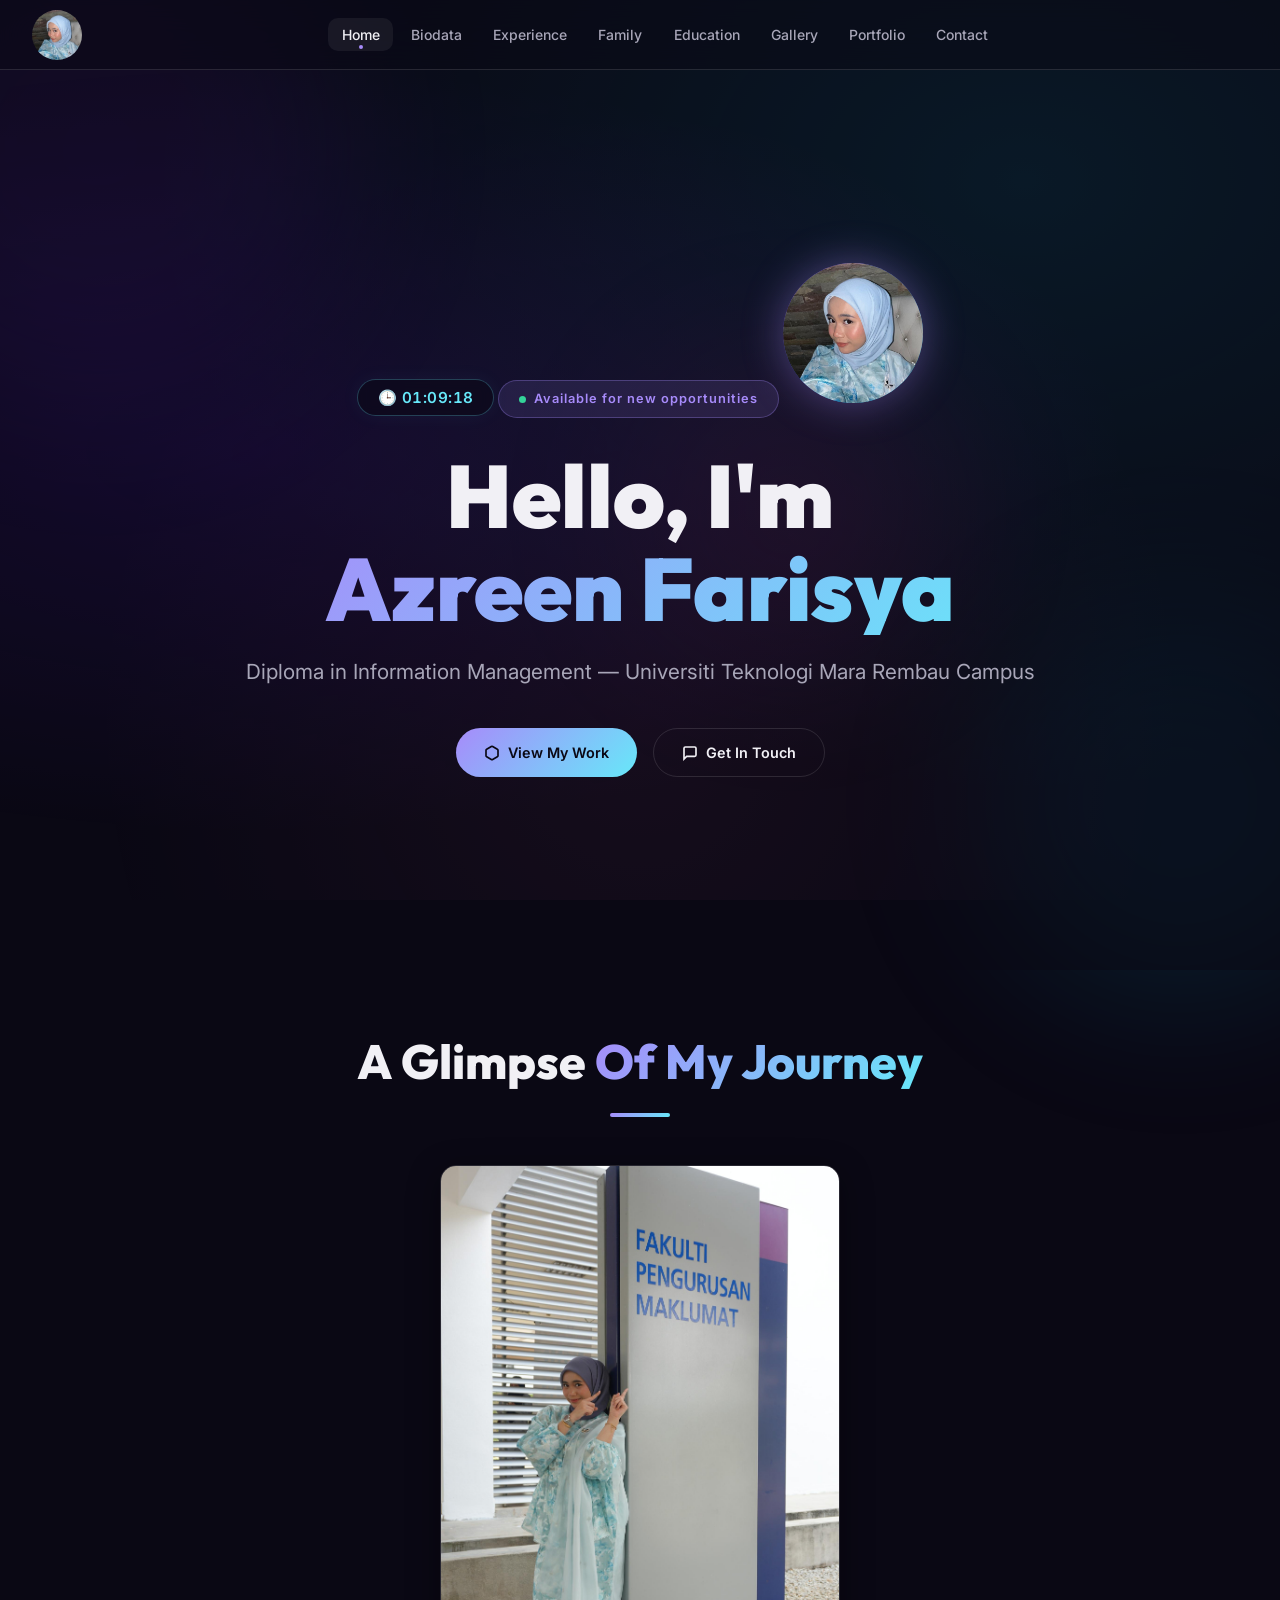
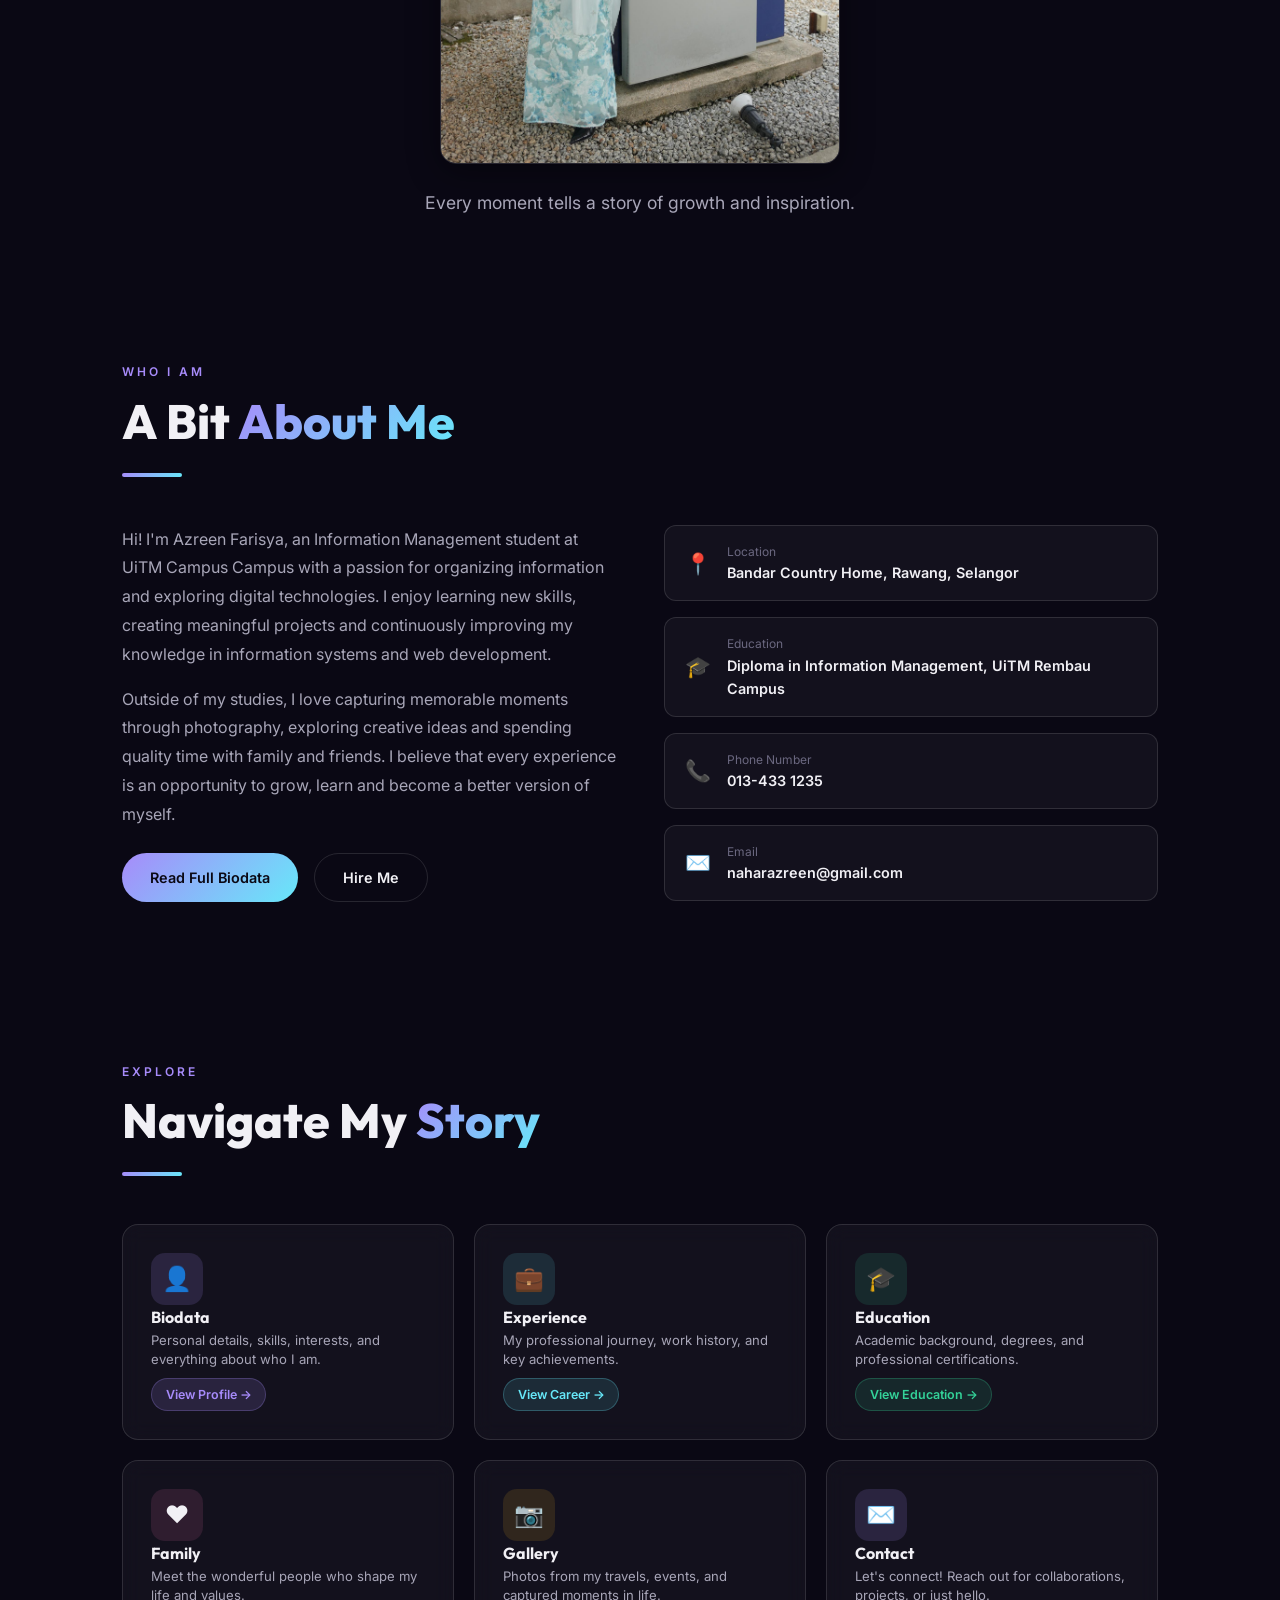
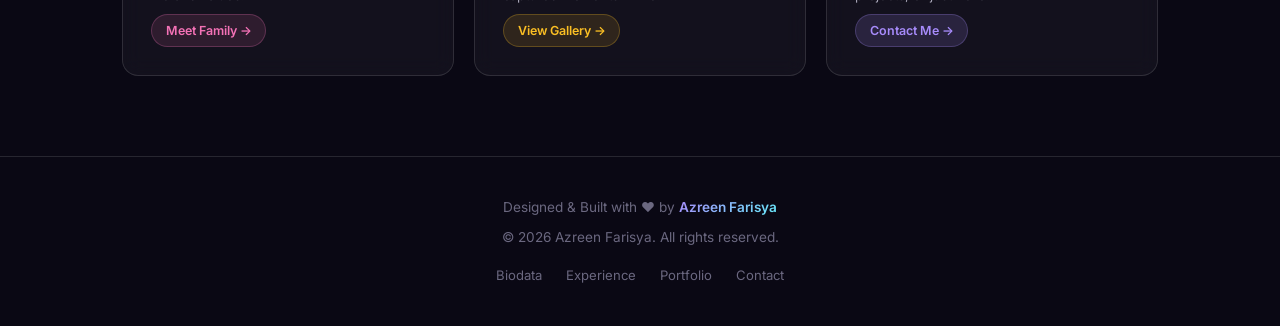
<file: index.html>
<!DOCTYPE html>
<html lang="en">
<head>
    <meta charset="UTF-8" />
    <meta name="viewport" content="width=device-width, initial-scale=1.0" />
    <meta name="description" content="Azreen Farisya — Software Engineer & Creative Mind. Welcome to my personal website." />
    <title>Azreen Farisya — Personal Website</title>

    <!-- ── ALL CSS MERGED INTERNALLY ── -->
    <style>
        /* ============================================================
           PERSONAL WEBSITE — GLOBAL DESIGN SYSTEM
           main.css (merged)
           ============================================================ */

        /* ── Google Fonts ── */
        @import url('https://fonts.googleapis.com/css2?family=Outfit:wght@300;400;500;600;700;800;900&family=Inter:wght@300;400;500;600&display=swap');

        /* ── CSS Custom Properties ── */
        :root {
            /* Color Palette */
            --bg-primary: #0a0814;
            --bg-secondary: #120f24;
            --bg-card: rgba(255, 255, 255, 0.04);
            --bg-card-hover: rgba(255, 255, 255, 0.08);
            --glass: rgba(255, 255, 255, 0.06);
            --glass-border: rgba(255, 255, 255, 0.12);

            /* Accent Colors */
            --accent-purple: #a78bfa;
            --accent-cyan: #67e8f9;
            --accent-pink: #f472b6;
            --accent-amber: #fbbf24;
            --accent-green: #34d399;

            /* Gradient */
            --grad-main: linear-gradient(135deg, #a78bfa 0%, #67e8f9 100%);
            --grad-card: linear-gradient(135deg, rgba(167, 139, 250, 0.15) 0%, rgba(103, 232, 249, 0.08) 100%);
            --grad-bg: radial-gradient(ellipse at 20% 50%, rgba(88, 28, 220, 0.25) 0%, transparent 60%),
                radial-gradient(ellipse at 80% 20%, rgba(6, 182, 212, 0.2) 0%, transparent 60%),
                radial-gradient(ellipse at 50% 80%, rgba(244, 114, 182, 0.1) 0%, transparent 60%);

            /* Text */
            --text-primary: #f1f0f5;
            --text-secondary: #a8a6b8;
            --text-muted: #6b6880;

            /* Typography */
            --font-heading: 'Outfit', sans-serif;
            --font-body: 'Inter', sans-serif;

            /* Spacing */
            --nav-h: 70px;

            /* Effects */
            --shadow-glow: 0 0 40px rgba(167, 139, 250, 0.25);
            --shadow-card: 0 8px 32px rgba(0, 0, 0, 0.4);
            --blur: blur(20px);
            --radius: 16px;
            --radius-sm: 10px;
            --radius-pill: 999px;

            /* Transitions */
            --trans: 0.3s cubic-bezier(0.4, 0, 0.2, 1);
            --trans-fast: 0.15s ease;
            --trans-slow: 0.6s cubic-bezier(0.4, 0, 0.2, 1);
        }

        /* ── Reset & Base ── */
        *,
        *::before,
        *::after {
            box-sizing: border-box;
            margin: 0;
            padding: 0;
        }

        html {
            scroll-behavior: smooth;
            font-size: 16px;
        }

        body {
            font-family: var(--font-body);
            background-color: var(--bg-primary);
            color: var(--text-primary);
            min-height: 100vh;
            line-height: 1.6;
            overflow-x: hidden;
        }

        body::before {
            content: '';
            position: fixed;
            inset: 0;
            background: var(--grad-bg);
            pointer-events: none;
            z-index: 0;
        }

        img {
            max-width: 100%;
            display: block;
        }
        a {
            color: inherit;
            text-decoration: none;
        }
        ul {
            list-style: none;
        }

        /* ── Scrollbar ── */
        ::-webkit-scrollbar {
            width: 6px;
        }
        ::-webkit-scrollbar-track {
            background: var(--bg-primary);
        }
        ::-webkit-scrollbar-thumb {
            background: rgba(167, 139, 250, 0.4);
            border-radius: 3px;
        }
        ::-webkit-scrollbar-thumb:hover {
            background: var(--accent-purple);
        }

        /* ── NAVIGATION BAR ── */
        .navbar {
            position: fixed;
            top: 0;
            left: 0;
            right: 0;
            height: var(--nav-h, 70px);
            z-index: 1000;
            display: flex;
            align-items: center;
            padding: 0 2rem;
            background: rgba(10, 8, 20, 0.75);
            backdrop-filter: blur(20px);
            -webkit-backdrop-filter: blur(20px);
            border-bottom: 1px solid var(--glass-border);
        }

        .nav-logo {
            font-family: var(--font-heading);
            font-size: 1.5rem;
            font-weight: 800;
            background: var(--grad-main);
            -webkit-background-clip: text;
            -webkit-text-fill-color: transparent;
            background-clip: text;
            letter-spacing: -0.5px;
            cursor: pointer;
            transition: opacity var(--trans-fast);
        }
        .nav-logo:hover {
            opacity: 0.85;
        }

        .nav-logo img {
            width: 50px;
            height: 50px;
            border-radius: 50%;
            object-fit: cover;
            display: block;
        }

        .nav-links {
            display: flex;
            align-items: center;
            gap: 0.25rem;
            margin: 0 auto;
        }

        .nav-link {
            font-family: var(--font-body);
            font-size: 0.875rem;
            font-weight: 500;
            color: var(--text-secondary);
            padding: 0.5rem 0.85rem;
            border-radius: var(--radius-sm, 10px);
            transition: color var(--trans-fast), background var(--trans-fast);
            position: relative;
        }
        .nav-link:hover,
        .nav-link.active {
            color: var(--text-primary);
            background: var(--glass);
        }
        .nav-link.active::after {
            content: '';
            position: absolute;
            bottom: 2px;
            left: 50%;
            transform: translateX(-50%);
            width: 4px;
            height: 4px;
            border-radius: 50%;
            background: var(--accent-purple);
        }

        /* ── Hamburger Toggle ── */
        .nav-toggle {
            display: none;
            flex-direction: column;
            gap: 5px;
            cursor: pointer;
            padding: 4px;
            border: none;
            background: transparent;
        }
        .nav-toggle span {
            display: block;
            width: 24px;
            height: 2px;
            background: var(--text-primary);
            border-radius: 2px;
            transition: transform var(--trans), opacity var(--trans);
        }
        .nav-toggle.open span:nth-child(1) {
            transform: translateY(7px) rotate(45deg);
        }
        .nav-toggle.open span:nth-child(2) {
            opacity: 0;
        }
        .nav-toggle.open span:nth-child(3) {
            transform: translateY(-7px) rotate(-45deg);
        }

        /* ── Mobile Responsive ── */
        @media (max-width: 768px) {
            .nav-toggle {
                display: flex;
            }
            .nav-links {
                position: fixed;
                top: var(--nav-h, 70px);
                left: 0;
                right: 0;
                background: rgba(10, 8, 20, 0.97);
                backdrop-filter: blur(20px);
                flex-direction: column;
                padding: 1.5rem;
                gap: 0.5rem;
                transform: translateY(-110%);
                transition: transform var(--trans);
                border-bottom: 1px solid var(--glass-border);
            }
            .nav-links.open {
                transform: translateY(0);
            }
            .nav-link {
                width: 100%;
                text-align: center;
                padding: 0.75rem;
            }
        }
        /* ============================================================
           PAGE WRAPPER
           ============================================================ */

        .page-wrap {
            position: relative;
            z-index: 1;
            padding-top: var(--nav-h);
            min-height: 100vh;
        }

        /* ============================================================
           SECTION BASE
           ============================================================ */

        .section {
            padding: 5rem 2rem;
            max-width: 1100px;
            margin: 0 auto;
        }

        .section-tag {
            font-size: 0.75rem;
            font-weight: 600;
            text-transform: uppercase;
            letter-spacing: 3px;
            color: var(--accent-purple);
            margin-bottom: 0.75rem;
        }

        .section-title {
            font-family: var(--font-heading);
            font-size: clamp(2rem, 4vw, 3rem);
            font-weight: 800;
            line-height: 1.15;
            margin-bottom: 1rem;
            color: var(--text-primary);
        }

        .section-title span {
            background: var(--grad-main);
            -webkit-background-clip: text;
            -webkit-text-fill-color: transparent;
            background-clip: text;
        }

        .section-subtitle {
            font-size: 1.05rem;
            color: var(--text-secondary);
            max-width: 600px;
            line-height: 1.7;
        }

        .section-divider {
            width: 60px;
            height: 4px;
            border-radius: 2px;
            background: var(--grad-main);
            margin: 1.5rem 0 3rem;
        }

        /* ============================================================
           CARDS
           ============================================================ */

        .card {
            background: var(--bg-card);
            border: 1px solid var(--glass-border);
            border-radius: var(--radius);
            padding: 1.75rem;
            transition: background var(--trans), transform var(--trans), box-shadow var(--trans);
            backdrop-filter: blur(10px);
            position: relative;
            overflow: hidden;
        }

        .card::before {
            content: '';
            position: absolute;
            inset: 0;
            background: var(--grad-card);
            opacity: 0;
            transition: opacity var(--trans);
            border-radius: var(--radius);
        }

        .card:hover {
            background: var(--bg-card-hover);
            transform: translateY(-4px);
            box-shadow: var(--shadow-card), 0 0 30px rgba(167, 139, 250, 0.15);
        }
        .card:hover::before {
            opacity: 1;
        }

        .card-inner {
            position: relative;
            z-index: 1;
        }

        /* ============================================================
           BUTTONS
           ============================================================ */

        .btn {
            display: inline-flex;
            align-items: center;
            gap: 0.5rem;
            padding: 0.75rem 1.75rem;
            border-radius: var(--radius-pill);
            font-family: var(--font-body);
            font-size: 0.9rem;
            font-weight: 600;
            cursor: pointer;
            transition: all var(--trans);
            border: none;
            text-decoration: none;
        }

        .btn-primary {
            background: var(--grad-main);
            color: #0a0814;
        }
        .btn-primary:hover {
            box-shadow: 0 0 25px rgba(167, 139, 250, 0.6);
            transform: translateY(-2px);
        }

        .btn-outline {
            background: transparent;
            color: var(--text-primary);
            border: 1px solid var(--glass-border);
        }
        .btn-outline:hover {
            background: var(--glass);
            border-color: var(--accent-purple);
            box-shadow: 0 0 20px rgba(167, 139, 250, 0.2);
            transform: translateY(-2px);
        }

        /* ============================================================
           BADGE / PILL TAGS
           ============================================================ */

        .badge {
            display: inline-flex;
            align-items: center;
            gap: 0.4rem;
            padding: 0.35rem 0.85rem;
            border-radius: var(--radius-pill);
            font-size: 0.78rem;
            font-weight: 600;
            background: rgba(167, 139, 250, 0.15);
            color: var(--accent-purple);
            border: 1px solid rgba(167, 139, 250, 0.25);
        }
        .badge.cyan {
            background: rgba(103, 232, 249, 0.12);
            color: var(--accent-cyan);
            border-color: rgba(103, 232, 249, 0.25);
        }
        .badge.pink {
            background: rgba(244, 114, 182, 0.12);
            color: var(--accent-pink);
            border-color: rgba(244, 114, 182, 0.25);
        }
        .badge.amber {
            background: rgba(251, 191, 36, 0.12);
            color: var(--accent-amber);
            border-color: rgba(251, 191, 36, 0.25);
        }
        .badge.green {
            background: rgba(52, 211, 153, 0.12);
            color: var(--accent-green);
            border-color: rgba(52, 211, 153, 0.25);
        }

        /* ============================================================
           TOAST NOTIFICATIONS
           ============================================================ */

        #toast-container {
            position: fixed;
            bottom: 1.5rem;
            right: 1.5rem;
            z-index: 9999;
            display: flex;
            flex-direction: column;
            gap: 0.75rem;
            pointer-events: none;
        }

        .toast {
            display: flex;
            align-items: flex-start;
            gap: 0.85rem;
            background: rgba(18, 15, 36, 0.95);
            border: 1px solid var(--glass-border);
            border-radius: var(--radius);
            padding: 1rem 1.25rem;
            min-width: 300px;
            max-width: 380px;
            backdrop-filter: blur(20px);
            box-shadow: 0 8px 32px rgba(0, 0, 0, 0.5), 0 0 0 1px rgba(255, 255, 255, 0.05);
            pointer-events: all;
            animation: toastIn 0.4s cubic-bezier(0.4, 0, 0.2, 1) forwards;
            position: relative;
            overflow: hidden;
        }

        .toast.hide {
            animation: toastOut 0.35s cubic-bezier(0.4, 0, 0.2, 1) forwards;
        }

        .toast::before {
            content: '';
            position: absolute;
            left: 0;
            top: 0;
            bottom: 0;
            width: 3px;
            border-radius: 2px 0 0 2px;
        }
        .toast.success::before {
            background: var(--accent-green);
        }
        .toast.info::before {
            background: var(--accent-cyan);
        }
        .toast.warning::before {
            background: var(--accent-amber);
        }
        .toast.error::before {
            background: var(--accent-pink);
        }
        .toast.welcome::before {
            background: var(--accent-purple);
        }

        .toast-icon {
            font-size: 1.25rem;
            flex-shrink: 0;
            margin-top: 0.1rem;
        }

        .toast-body {
            flex: 1;
        }
        .toast-title {
            font-family: var(--font-heading);
            font-size: 0.9rem;
            font-weight: 700;
            color: var(--text-primary);
            margin-bottom: 0.2rem;
        }
        .toast-msg {
            font-size: 0.8rem;
            color: var(--text-secondary);
            line-height: 1.5;
        }

        .toast-close {
            background: transparent;
            border: none;
            color: var(--text-muted);
            cursor: pointer;
            font-size: 1rem;
            line-height: 1;
            padding: 0;
            transition: color var(--trans-fast);
            flex-shrink: 0;
        }
        .toast-close:hover {
            color: var(--text-primary);
        }

        .toast-progress {
            position: absolute;
            bottom: 0;
            left: 0;
            height: 2px;
            background: var(--grad-main);
            border-radius: 0 0 var(--radius) var(--radius);
            animation: toastProgress linear forwards;
        }

        @keyframes toastIn {
            from {
                opacity: 0;
                transform: translateX(100%);
            }
            to {
                opacity: 1;
                transform: translateX(0);
            }
        }
        @keyframes toastOut {
            from {
                opacity: 1;
                transform: translateX(0);
            }
            to {
                opacity: 0;
                transform: translateX(110%);
            }
        }
        @keyframes toastProgress {
            from {
                width: 100%;
            }
            to {
                width: 0%;
            }
        }

        /* ============================================================
           SKILL BARS
           ============================================================ */

        .skill-item {
            margin-bottom: 1.25rem;
        }
        .skill-header {
            display: flex;
            justify-content: space-between;
            margin-bottom: 0.5rem;
            font-size: 0.875rem;
            font-weight: 500;
        }
        .skill-bar {
            height: 6px;
            border-radius: 3px;
            background: rgba(255, 255, 255, 0.08);
            overflow: hidden;
        }
        .skill-fill {
            height: 100%;
            border-radius: 3px;
            background: var(--grad-main);
            width: 0;
            transition: width 1.2s cubic-bezier(0.4, 0, 0.2, 1);
        }

        /* ============================================================
           TIMELINE
           ============================================================ */

        .timeline {
            position: relative;
            padding-left: 2.5rem;
        }
        .timeline::before {
            content: '';
            position: absolute;
            left: 0.5rem;
            top: 0.5rem;
            bottom: 0;
            width: 2px;
            background: linear-gradient(to bottom, var(--accent-purple), transparent);
            border-radius: 1px;
        }

        .timeline-item {
            position: relative;
            margin-bottom: 2.5rem;
        }
        .timeline-item::before {
            content: '';
            position: absolute;
            left: -2.05rem;
            top: 0.35rem;
            width: 12px;
            height: 12px;
            border-radius: 50%;
            background: var(--accent-purple);
            box-shadow: 0 0 12px rgba(167, 139, 250, 0.6);
            border: 2px solid var(--bg-primary);
        }
        .timeline-date {
            font-size: 0.78rem;
            font-weight: 600;
            color: var(--accent-cyan);
            text-transform: uppercase;
            letter-spacing: 1px;
            margin-bottom: 0.5rem;
        }
        .timeline-title {
            font-family: var(--font-heading);
            font-size: 1.1rem;
            font-weight: 700;
            margin-bottom: 0.3rem;
        }
        .timeline-sub {
            font-size: 0.875rem;
            color: var(--accent-purple);
            margin-bottom: 0.75rem;
        }
        .timeline-desc {
            font-size: 0.875rem;
            color: var(--text-secondary);
            line-height: 1.7;
        }

        /* ============================================================
           GRID UTILITIES
           ============================================================ */

        .grid-2 {
            display: grid;
            grid-template-columns: repeat(2, 1fr);
            gap: 1.5rem;
        }
        .grid-3 {
            display: grid;
            grid-template-columns: repeat(3, 1fr);
            gap: 1.5rem;
        }
        .grid-4 {
            display: grid;
            grid-template-columns: repeat(4, 1fr);
            gap: 1.5rem;
        }

        @media (max-width: 900px) {
            .grid-3 {
                grid-template-columns: repeat(2, 1fr);
            }
            .grid-4 {
                grid-template-columns: repeat(2, 1fr);
            }
        }
        @media (max-width: 600px) {
            .grid-2,
            .grid-3,
            .grid-4 {
                grid-template-columns: 1fr;
            }
        }

        /* ============================================================
           FOOTER
           ============================================================ */

        .footer {
            position: relative;
            z-index: 1;
            text-align: center;
            padding: 2.5rem 2rem;
            border-top: 1px solid var(--glass-border);
            background: rgba(10, 8, 20, 0.5);
        }
        .footer p {
            font-size: 0.85rem;
            color: var(--text-muted);
        }
        .footer span {
            background: var(--grad-main);
            -webkit-background-clip: text;
            -webkit-text-fill-color: transparent;
            background-clip: text;
            font-weight: 600;
        }
        .footer-links {
            display: flex;
            justify-content: center;
            gap: 1.5rem;
            margin-top: 1rem;
        }
        .footer-links a {
            font-size: 0.82rem;
            color: var(--text-muted);
            transition: color var(--trans-fast);
        }
        .footer-links a:hover {
            color: var(--accent-purple);
        }

        /* ============================================================
           AVATAR / PROFILE
           ============================================================ */

        .avatar-ring {
            position: relative;
            display: inline-block;
        }
        .avatar-ring::before {
            content: '';
            position: absolute;
            inset: -4px;
            border-radius: 50%;
            background: var(--grad-main);
            z-index: -1;
            animation: spin 8s linear infinite;
        }
        .avatar-ring::after {
            content: '';
            position: absolute;
            inset: -8px;
            border-radius: 50%;
            background: var(--grad-main);
            opacity: 0.2;
            z-index: -2;
            filter: blur(8px);
        }

        @keyframes spin {
            from {
                transform: rotate(0deg);
            }
            to {
                transform: rotate(360deg);
            }
        }

        .avatar {
            width: 180px;
            height: 180px;
            border-radius: 50%;
            object-fit: cover;
            border: 4px solid var(--bg-primary);
        }

        /* ============================================================
           MISC UTILITIES
           ============================================================ */

        .text-gradient {
            background: var(--grad-main);
            -webkit-background-clip: text;
            -webkit-text-fill-color: transparent;
            background-clip: text;
        }
        .flex {
            display: flex;
        }
        .items-center {
            align-items: center;
        }
        .gap-1 {
            gap: 0.5rem;
        }
        .gap-2 {
            gap: 1rem;
        }
        .gap-3 {
            gap: 1.5rem;
        }
        .mt-1 {
            margin-top: 0.5rem;
        }
        .mt-2 {
            margin-top: 1rem;
        }
        .mt-3 {
            margin-top: 1.5rem;
        }
        .mb-1 {
            margin-bottom: 0.5rem;
        }
        .mb-2 {
            margin-bottom: 1rem;
        }

        /* Fade in on scroll */
        .fade-up {
            opacity: 0;
            transform: translateY(30px);
            transition: opacity 0.7s ease, transform 0.7s ease;
        }
        .fade-up.visible {
            opacity: 1;
            transform: translateY(0);
        }

        /* ── Floating orbs in background ── */
        .orb {
            position: fixed;
            border-radius: 50%;
            filter: blur(80px);
            opacity: 0.15;
            pointer-events: none;
            z-index: 0;
            animation: float 12s ease-in-out infinite;
        }
        .orb-1 {
            width: 500px;
            height: 500px;
            background: #7c3aed;
            top: -100px;
            left: -150px;
        }
        .orb-2 {
            width: 400px;
            height: 400px;
            background: #0891b2;
            bottom: -100px;
            right: -100px;
            animation-delay: -6s;
        }
        .orb-3 {
            width: 300px;
            height: 300px;
            background: #be185d;
            top: 40%;
            left: 50%;
            animation-delay: -3s;
        }

        @keyframes float {
            0%,
            100% {
                transform: translateY(0) scale(1);
            }
            50% {
                transform: translateY(-30px) scale(1.05);
            }
        }

        /* ============================================================
           PAGE HERO
           ============================================================ */

        .page-hero {
            text-align: center;
            padding: 5rem 2rem 3rem;
            position: relative;
            z-index: 1;
        }
        .page-hero-tag {
            display: inline-flex;
            align-items: center;
            gap: 0.5rem;
            padding: 0.4rem 1rem;
            border-radius: var(--radius-pill);
            background: rgba(167, 139, 250, 0.12);
            border: 1px solid rgba(167, 139, 250, 0.25);
            font-size: 0.78rem;
            font-weight: 600;
            color: var(--accent-purple);
            text-transform: uppercase;
            letter-spacing: 2px;
            margin-bottom: 1.5rem;
        }
        .page-hero h1 {
            font-family: var(--font-heading);
            font-size: clamp(2.5rem, 6vw, 4rem);
            font-weight: 900;
            line-height: 1.1;
            margin-bottom: 1rem;
        }
        .page-hero p {
            font-size: 1.1rem;
            color: var(--text-secondary);
            max-width: 550px;
            margin: 0 auto;
            line-height: 1.7;
        }

        /* ─────────────────────────────────────────────────────────────
           HOMEPAGE — HERO, STATS, QUICK NAV, ABOUT SNIPPET
           (modified to include video background and picture section)
           ───────────────────────────────────────────────────────────── */

        /* ── Hero ── */
        .hero {
            min-height: 100vh;
            display: flex;
            align-items: center;
            justify-content: center;
            text-align: center;
            padding: 2rem;
            position: relative;
            overflow: hidden;
        }

        /* Video background */
        .hero-video {
            position: absolute;
            top: 0;
            left: 0;
            width: 100%;
            height: 100%;
            object-fit: cover;
            z-index: 0;
            filter: brightness(0.5); /* darken for text readability */
        }

        /* Remove mesh gradient overlay since we have video */
        .hero::before {
            content: '';
            position: absolute;
            inset: 0;
            background: rgba(10, 8, 20, 0.5); /* semi-transparent overlay for better contrast */
            pointer-events: none;
            z-index: 1;
        }

        .hero-particles {
            position: absolute;
            inset: 0;
            pointer-events: none;
            overflow: hidden;
            z-index: 1;
        }
        .particle {
            position: absolute;
            border-radius: 50%;
            background: var(--accent-purple);
            animation: particleFloat linear infinite;
            opacity: 0;
        }

        @keyframes particleFloat {
            0% {
                transform: translateY(100vh) scale(0);
                opacity: 0;
            }
            10% {
                opacity: 0.6;
            }
            90% {
                opacity: 0.3;
            }
            100% {
                transform: translateY(-20px) scale(1);
                opacity: 0;
            }
        }

        .hero-content {
            position: relative;
            z-index: 2;
            max-width: 900px;
        }

        .hero-badge {
            display: inline-flex;
            align-items: center;
            gap: 0.5rem;
            padding: 0.5rem 1.25rem;
            border-radius: 999px;
            background: rgba(167, 139, 250, 0.12);
            border: 1px solid rgba(167, 139, 250, 0.3);
            font-size: 0.8rem;
            font-weight: 600;
            color: var(--accent-purple);
            letter-spacing: 1px;
            margin-bottom: 2rem;
            animation: fadeDown 0.8s ease both;
        }
        .hero-badge .dot {
            width: 7px;
            height: 7px;
            border-radius: 50%;
            background: var(--accent-green);
            animation: pulse 2s ease infinite;
        }
        @keyframes pulse {
            0%,
            100% {
                box-shadow: 0 0 0 0 rgba(52, 211, 153, 0.5);
            }
            50% {
                box-shadow: 0 0 0 6px rgba(52, 211, 153, 0);
            }
        }
        @keyframes fadeDown {
            from {
                opacity: 0;
                transform: translateY(-20px);
            }
            to {
                opacity: 1;
                transform: translateY(0);
            }
        }
        @keyframes fadeUp {
            from {
                opacity: 0;
                transform: translateY(30px);
            }
            to {
                opacity: 1;
                transform: translateY(0);
            }
        }
        @keyframes fadeIn {
            from {
                opacity: 0;
            }
            to {
                opacity: 1;
            }
        }

        .hero h1 {
            font-family: var(--font-heading);
            font-size: clamp(3rem, 8vw, 5.5rem);
            font-weight: 900;
            line-height: 1.05;
            margin-bottom: 1.25rem;
            animation: fadeUp 1s ease 0.2s both;
        }
        .hero h1 .name {
            display: block;
            background: var(--grad-main);
            -webkit-background-clip: text;
            -webkit-text-fill-color: transparent;
            background-clip: text;
        }

        .hero-subtitle {
            font-size: clamp(1rem, 2.5vw, 1.3rem);
            color: var(--text-secondary);
            margin-bottom: 2.5rem;
            animation: fadeUp 1s ease 0.4s both;
        }

        .hero-avatar-wrapper {
            position: relative;
            display: inline-block;
            margin-bottom: 2.5rem;
            animation: fadeIn 1.2s ease 0.1s both;
        }
        .hero-avatar {
            width: 140px;
            height: 140px;
            border-radius: 50%;
            background: linear-gradient(135deg, #7c3aed 0%, #0891b2 100%);
            display: flex;
            align-items: center;
            justify-content: center;
            font-family: var(--font-heading);
            font-size: 2.5rem;
            font-weight: 900;
            color: #fff;
            position: relative;
            z-index: 2;
            box-shadow: 0 0 40px rgba(167, 139, 250, 0.4);
            overflow: hidden;
        }
        .hero-avatar img {
            width: 100%;
            height: 100%;
            object-fit: cover;  /* crops the image nicely without distortion */
            display: block;
        }
        .ring {
            position: absolute;
            border-radius: 50%;
            border: 2px solid;
            animation: expandRing 3s ease infinite;
            opacity: 0;
        }
        .ring-1 {
            inset: -10px;
            border-color: rgba(167, 139, 250, 0.4);
            animation-delay: 0s;
        }
        .ring-2 {
            inset: -22px;
            border-color: rgba(103, 232, 249, 0.3);
            animation-delay: 1s;
        }
        .ring-3 {
            inset: -34px;
            border-color: rgba(244, 114, 182, 0.2);
            animation-delay: 2s;
        }
        @keyframes expandRing {
            0% {
                transform: scale(0.9);
                opacity: 0.8;
            }
            100% {
                transform: scale(1.15);
                opacity: 0;
            }
        }

        .hero-ctas {
            display: flex;
            gap: 1rem;
            justify-content: center;
            flex-wrap: wrap;
            animation: fadeUp 1s ease 0.6s both;
        }

        /* ── Picture section (under the hero text) ── */
        .picture-section {
            padding: 4rem 2rem;
            max-width: 1100px;
            margin: 0 auto;
            text-align: center;
        }
        .picture-section img {
            width: 100%;
            max-width: 400px;
            height: auto;
            border-radius: var(--radius);
            box-shadow: var(--shadow-card);
            border: 1px solid var(--glass-border);
            margin-top: 2rem;
            display: block; 
            margin-left: auto; 
            margin-right: auto;
        }
        .picture-section .caption {
            margin-top: 1.5rem;
            font-size: 1.1rem;
            color: var(--text-secondary);
            max-width: 600px;
            margin-left: auto;
            margin-right: auto;
            line-height: 1.7;
        }

        /* ── Stats ── */
        .stats-grid {
            display: grid;
            grid-template-columns: repeat(4, 1fr);
            gap: 1.25rem;
            margin-top: 4rem;
        }
        .stat-card {
            text-align: center;
            padding: 2rem 1.5rem;
        }
        .stat-num {
            font-family: var(--font-heading);
            font-size: 2.5rem;
            font-weight: 900;
            background: var(--grad-main);
            -webkit-background-clip: text;
            -webkit-text-fill-color: transparent;
            background-clip: text;
            display: block;
        }
        .stat-label {
            font-size: 0.85rem;
            color: var(--text-secondary);
            margin-top: 0.4rem;
        }
        @media (max-width: 700px) {
            .stats-grid {
                grid-template-columns: repeat(2, 1fr);
            }
        }

        /* ── Quick Nav ── */
        .quick-nav-grid {
            display: grid;
            grid-template-columns: repeat(3, 1fr);
            gap: 1.25rem;
        }
        .qnav-card {
            display: flex;
            flex-direction: column;
            align-items: flex-start;
            gap: 0.75rem;
            text-decoration: none;
            color: inherit;
        }
        .qnav-icon {
            width: 52px;
            height: 52px;
            border-radius: 14px;
            display: flex;
            align-items: center;
            justify-content: center;
            font-size: 1.5rem;
        }
        .qnav-title {
            font-family: var(--font-heading);
            font-weight: 700;
            font-size: 1rem;
        }
        .qnav-desc {
            font-size: 0.82rem;
            color: var(--text-secondary);
            line-height: 1.5;
        }
        @media (max-width: 650px) {
            .quick-nav-grid {
                grid-template-columns: repeat(2, 1fr);
            }
        }
        @media (max-width: 400px) {
            .quick-nav-grid {
                grid-template-columns: 1fr;
            }
        }

        /* ── About snippet ── */
        .about-snippet {
            display: grid;
            grid-template-columns: 1fr 1fr;
            gap: 3rem;
            align-items: center;
        }
        .about-snippet p {
            color: var(--text-secondary);
            line-height: 1.8;
            margin-bottom: 1rem;
        }
        @media (max-width: 700px) {
            .about-snippet {
                grid-template-columns: 1fr;
            }
        }
        .about-right {
            display: flex;
            flex-direction: column;
            gap: 1rem;
        }
        .info-row {
            display: flex;
            align-items: center;
            gap: 1rem;
            padding: 1rem 1.25rem;
            border-radius: 12px;
            background: var(--bg-card);
            border: 1px solid var(--glass-border);
        }
        .info-icon {
            font-size: 1.3rem;
        }
        .info-label {
            font-size: 0.75rem;
            color: var(--text-muted);
        }
        .info-val {
            font-size: 0.9rem;
            font-weight: 600;
        }

        /* Remove old mesh overlay because we use video background */
        .hero::before {
            /* already defined above */;
        }

        /* ── Hero Clock ── */
.hero-clock {
    display: inline-block;
    font-family: var(--font-body);
    font-size: 0.95rem;
    font-weight: 600;
    color: var(--accent-cyan);
    background: rgba(10, 8, 20, 0.55);
    padding: 0.35rem 1.2rem;
    border-radius: var(--radius-pill);
    border: 1px solid rgba(103, 232, 249, 0.25);
    backdrop-filter: blur(6px);
    -webkit-backdrop-filter: blur(6px);
    letter-spacing: 0.5px;
    margin-bottom: 0.75rem;
    font-variant-numeric: tabular-nums;
    box-shadow: 0 0 20px rgba(103, 232, 249, 0.05);
    transition: border-color 0.3s ease, box-shadow 0.3s ease;
}
.hero-clock:hover {
    border-color: var(--accent-purple);
    box-shadow: 0 0 25px rgba(167, 139, 250, 0.15);
}
    </style>
</head>
<body>
    <!-- Floating orbs -->
    <div class="orb orb-1"></div>
    <div class="orb orb-2"></div>
    <div class="orb orb-3"></div>

    <!-- Navbar -->
    <nav class="navbar" role="navigation" aria-label="Main navigation">
        <a href="index.html" class="nav-logo">
            <img src="Image/Logo.jpeg" alt="Home" />
        </a>

        <button class="nav-toggle" id="nav-toggle" aria-label="Toggle menu" aria-expanded="false">
            <span></span><span></span><span></span>
        </button>

        <ul class="nav-links" id="nav-links">
            <li><a class="nav-link active" href="index.html">Home</a></li>
            <li><a class="nav-link" href="biodata.html">Biodata</a></li>
            <li><a class="nav-link" href="experience.html">Experience</a></li>
            <li><a class="nav-link" href="family.html">Family</a></li>
            <li><a class="nav-link" href="education.html">Education</a></li>
            <li><a class="nav-link" href="gallery.html">Gallery</a></li>
            <li><a class="nav-link" href="portfolio.html">Portfolio</a></li>
            <li><a class="nav-link" href="contact.html">Contact</a></li>
        </ul>
    </nav>

    <div class="page-wrap">
        <!-- ── HERO with VIDEO BACKGROUND ── -->
        <section class="hero">
            <!-- Video background -->
            <video class="hero-video" autoplay muted loop playsinline>
                <!-- Replace the src with your own video file or use a public one -->
                <source src="Video/Home_1.mp4" type="video/mp4">
                Your browser does not support the video tag.
            </video>

            <!-- Existing particles (optional) -->
            <div class="hero-particles" id="particles"></div>

            <div class="hero-content">
                <div class="hero-clock" id="hero-clock">🕒 --:--:--</div>
                <div class="hero-badge">
                    <span class="dot"></span>
                    Available for new opportunities
                </div>

                <div class="hero-avatar-wrapper">
                    <div class="hero-avatar">
                        <img src="Image/Logo.jpeg" alt="Azreen Farisya" />
                    </div>
                    <div class="ring ring-1"></div>
                    <div class="ring ring-2"></div>
                    <div class="ring ring-3"></div>
                </div>

                <h1>
                    Hello, I'm
                    <span class="name">Azreen Farisya</span>
                </h1>
                <p class="hero-subtitle">Diploma in Information Management — Universiti Teknologi Mara Rembau Campus</p>

                <div class="hero-ctas">
                    <a href="portfolio.html" class="btn btn-primary">
                        <svg width="16" height="16" viewBox="0 0 24 24" fill="none" stroke="currentColor" stroke-width="2.5"><path d="M21 16V8a2 2 0 0 0-1-1.73l-7-4a2 2 0 0 0-2 0l-7 4A2 2 0 0 0 3 8v8a2 2 0 0 0 1 1.73l7 4a2 2 0 0 0 2 0l7-4A2 2 0 0 0 21 16z"/></svg>
                        View My Work
                    </a>
                    <a href="contact.html" class="btn btn-outline">
                        <svg width="16" height="16" viewBox="0 0 24 24" fill="none" stroke="currentColor" stroke-width="2.5"><path d="M21 15a2 2 0 0 1-2 2H7l-4 4V5a2 2 0 0 1 2-2h14a2 2 0 0 1 2 2z"/></svg>
                        Get In Touch
                    </a>
                </div>
            </div>
        </section>

        <!-- ── PICTURE SECTION (under the hero text) ── -->
        <section class="picture-section fade-up">
            <h2 class="section-title">A Glimpse <span>Of My Journey</span></h2>
            <div class="section-divider" style="margin-left: auto; margin-right: auto;"></div>
            <!-- Replace the src with your own image -->
            <img src="Image/Home_2.jpeg" alt="A picture representing my journey" />
            <p class="caption">
                Every moment tells a story of growth and inspiration.
            </p>
        </section>

        <!-- ── ABOUT SNIPPET ── -->
        <div class="section">
            <p class="section-tag">Who I Am</p>
            <h2 class="section-title">A Bit <span>About Me</span></h2>
            <div class="section-divider"></div>
            <div class="about-snippet">
                <div class="fade-up">
                    <p>Hi! I'm Azreen Farisya, an Information Management student at UiTM Campus Campus with a passion for organizing information and exploring digital technologies. I enjoy learning new skills, creating meaningful projects and continuously improving my knowledge in information systems and web development.</p>
                    <p>Outside of my studies, I love capturing memorable moments through photography, exploring creative ideas and spending quality time with family and friends. I believe that every experience is an opportunity to grow, learn and become a better version of myself.</p>
                    <div class="flex gap-2 mt-3" style="flex-wrap:wrap">
                        <a href="biodata.html" class="btn btn-primary">Read Full Biodata</a>
                        <a href="contact.html" class="btn btn-outline">Hire Me</a>
                    </div>
                </div>
                <div class="about-right fade-up">
                    <div class="info-row">
                        <span class="info-icon">📍</span>
                        <div>
                            <div class="info-label">Location</div>
                            <div class="info-val">Bandar Country Home, Rawang, Selangor</div>
                        </div>
                    </div>
                    <div class="info-row">
                        <span class="info-icon">🎓</span>
                        <div>
                            <div class="info-label">Education</div>
                            <div class="info-val">Diploma in Information Management, UiTM Rembau Campus</div>
                        </div>
                    </div>
                    <div class="info-row">
                        <span class="info-icon">📞</span>
                        <div>
                            <div class="info-label">Phone Number</div>
                            <div class="info-val">013-433 1235</div>
                        </div>
                    </div>
                    <div class="info-row">
                        <span class="info-icon">✉️</span>
                        <div>
                            <div class="info-label">Email</div>
                            <div class="info-val">naharazreen@gmail.com</div>
                        </div>
                    </div>
                </div>
            </div>
        </div>

        <!-- ── QUICK NAV ── -->
        <div class="section">
            <p class="section-tag">Explore</p>
            <h2 class="section-title">Navigate My <span>Story</span></h2>
            <div class="section-divider"></div>
            <div class="quick-nav-grid">
                <a href="biodata.html" class="card qnav-card fade-up">
                    <div class="card-inner">
                        <div class="qnav-icon" style="background:rgba(167,139,250,0.15)">👤</div>
                        <div class="qnav-title">Biodata</div>
                        <div class="qnav-desc">Personal details, skills, interests, and everything about who I am.</div>
                        <span class="badge" style="margin-top:0.5rem">View Profile →</span>
                    </div>
                </a>
                <a href="experience.html" class="card qnav-card fade-up">
                    <div class="card-inner">
                        <div class="qnav-icon" style="background:rgba(103,232,249,0.12)">💼</div>
                        <div class="qnav-title">Experience</div>
                        <div class="qnav-desc">My professional journey, work history, and key achievements.</div>
                        <span class="badge cyan" style="margin-top:0.5rem">View Career →</span>
                    </div>
                </a>
                <a href="education.html" class="card qnav-card fade-up">
                    <div class="card-inner">
                        <div class="qnav-icon" style="background:rgba(52,211,153,0.12)">🎓</div>
                        <div class="qnav-title">Education</div>
                        <div class="qnav-desc">Academic background, degrees, and professional certifications.</div>
                        <span class="badge green" style="margin-top:0.5rem">View Education →</span>
                    </div>
                </a>
                <a href="family.html" class="card qnav-card fade-up">
                    <div class="card-inner">
                        <div class="qnav-icon" style="background:rgba(244,114,182,0.12)">❤️</div>
                        <div class="qnav-title">Family</div>
                        <div class="qnav-desc">Meet the wonderful people who shape my life and values.</div>
                        <span class="badge pink" style="margin-top:0.5rem">Meet Family →</span>
                    </div>
                </a>
                <a href="gallery.html" class="card qnav-card fade-up">
                    <div class="card-inner">
                        <div class="qnav-icon" style="background:rgba(251,191,36,0.12)">📷</div>
                        <div class="qnav-title">Gallery</div>
                        <div class="qnav-desc">Photos from my travels, events, and captured moments in life.</div>
                        <span class="badge amber" style="margin-top:0.5rem">View Gallery →</span>
                    </div>
                </a>
                <a href="contact.html" class="card qnav-card fade-up">
                    <div class="card-inner">
                        <div class="qnav-icon" style="background:rgba(167,139,250,0.15)">✉️</div>
                        <div class="qnav-title">Contact</div>
                        <div class="qnav-desc">Let's connect! Reach out for collaborations, projects, or just hello.</div>
                        <span class="badge" style="margin-top:0.5rem">Contact Me →</span>
                    </div>
                </a>
            </div>
        </div>

        <!-- Footer -->
        <footer class="footer">
            <p>Designed &amp; Built with ❤️ by <span>Azreen Farisya</span></p>
            <p style="margin-top:0.5rem">© 2026 Azreen Farisya. All rights reserved.</p>
            <div class="footer-links">
                <a href="biodata.html">Biodata</a>
                <a href="experience.html">Experience</a>
                <a href="portfolio.html">Portfolio</a>
                <a href="contact.html">Contact</a>
            </div>
        </footer>
    </div>

    <!-- Toast Container -->
    <div id="toast-container"></div>

    <script src="scripts/main.js"></script>
    <script>
        // Generate particles
        const container = document.getElementById('particles');
        const colors = ['#a78bfa', '#67e8f9', '#f472b6', '#34d399'];
        for (let i = 0; i < 25; i++) {
            const p = document.createElement('div');
            p.className = 'particle';
            const size = Math.random() * 6 + 2;
            p.style.cssText = `
            width:${size}px; height:${size}px;
            left:${Math.random()*100}%;
            animation-duration:${Math.random()*15+10}s;
            animation-delay:${Math.random()*10}s;
            background:${colors[Math.floor(Math.random()*colors.length)]};
          `;
            container.appendChild(p);
        }

        // Welcome toast
        setTimeout(() => {
            Toast.show({ type: 'welcome', title: 'Welcome! 👋', message: 'Thanks for visiting my personal website.' });
        }, 1000);
    </script>

    <script>
        // Mobile menu toggle (same as biodata.html)
        document.getElementById('nav-toggle').addEventListener('click', function() {
            document.getElementById('nav-links').classList.toggle('open');
        });
    </script>

    <script>
        // Fallback to reveal fade-up elements without external main.js
        document.addEventListener('DOMContentLoaded', function() {
            const fadeElements = document.querySelectorAll('.fade-up');

            // If IntersectionObserver is supported, use it
            if ('IntersectionObserver' in window) {
                const observer = new IntersectionObserver((entries) => {
                    entries.forEach(entry => {
                        if (entry.isIntersecting) {
                            entry.target.classList.add('visible');
                        }
                    });
                }, { threshold: 0.15 });

                fadeElements.forEach(el => observer.observe(el));
            } else {
                // Fallback: just show everything immediately
                fadeElements.forEach(el => el.classList.add('visible'));
            }
        });
    </script>

    <script>
        <!-- Kuala Lumpur Clock Update -->
    function updateHeroClock() {
        const clockEl = document.getElementById('hero-clock');
        if (!clockEl) return;

        const now = new Date();
        const timeStr = now.toLocaleTimeString('en-US', {
            timeZone: 'Asia/Kuala_Lumpur',
            hour: '2-digit',
            minute: '2-digit',
            second: '2-digit',
            hour12: false   // Set to true if you want AM/PM
        });
        clockEl.textContent = '🕒 ' + timeStr;
    }

    <!-- Update immediately and then every second -->
    updateHeroClock();
    setInterval(updateHeroClock, 1000);
    </script>
</body>
</html>
</file>
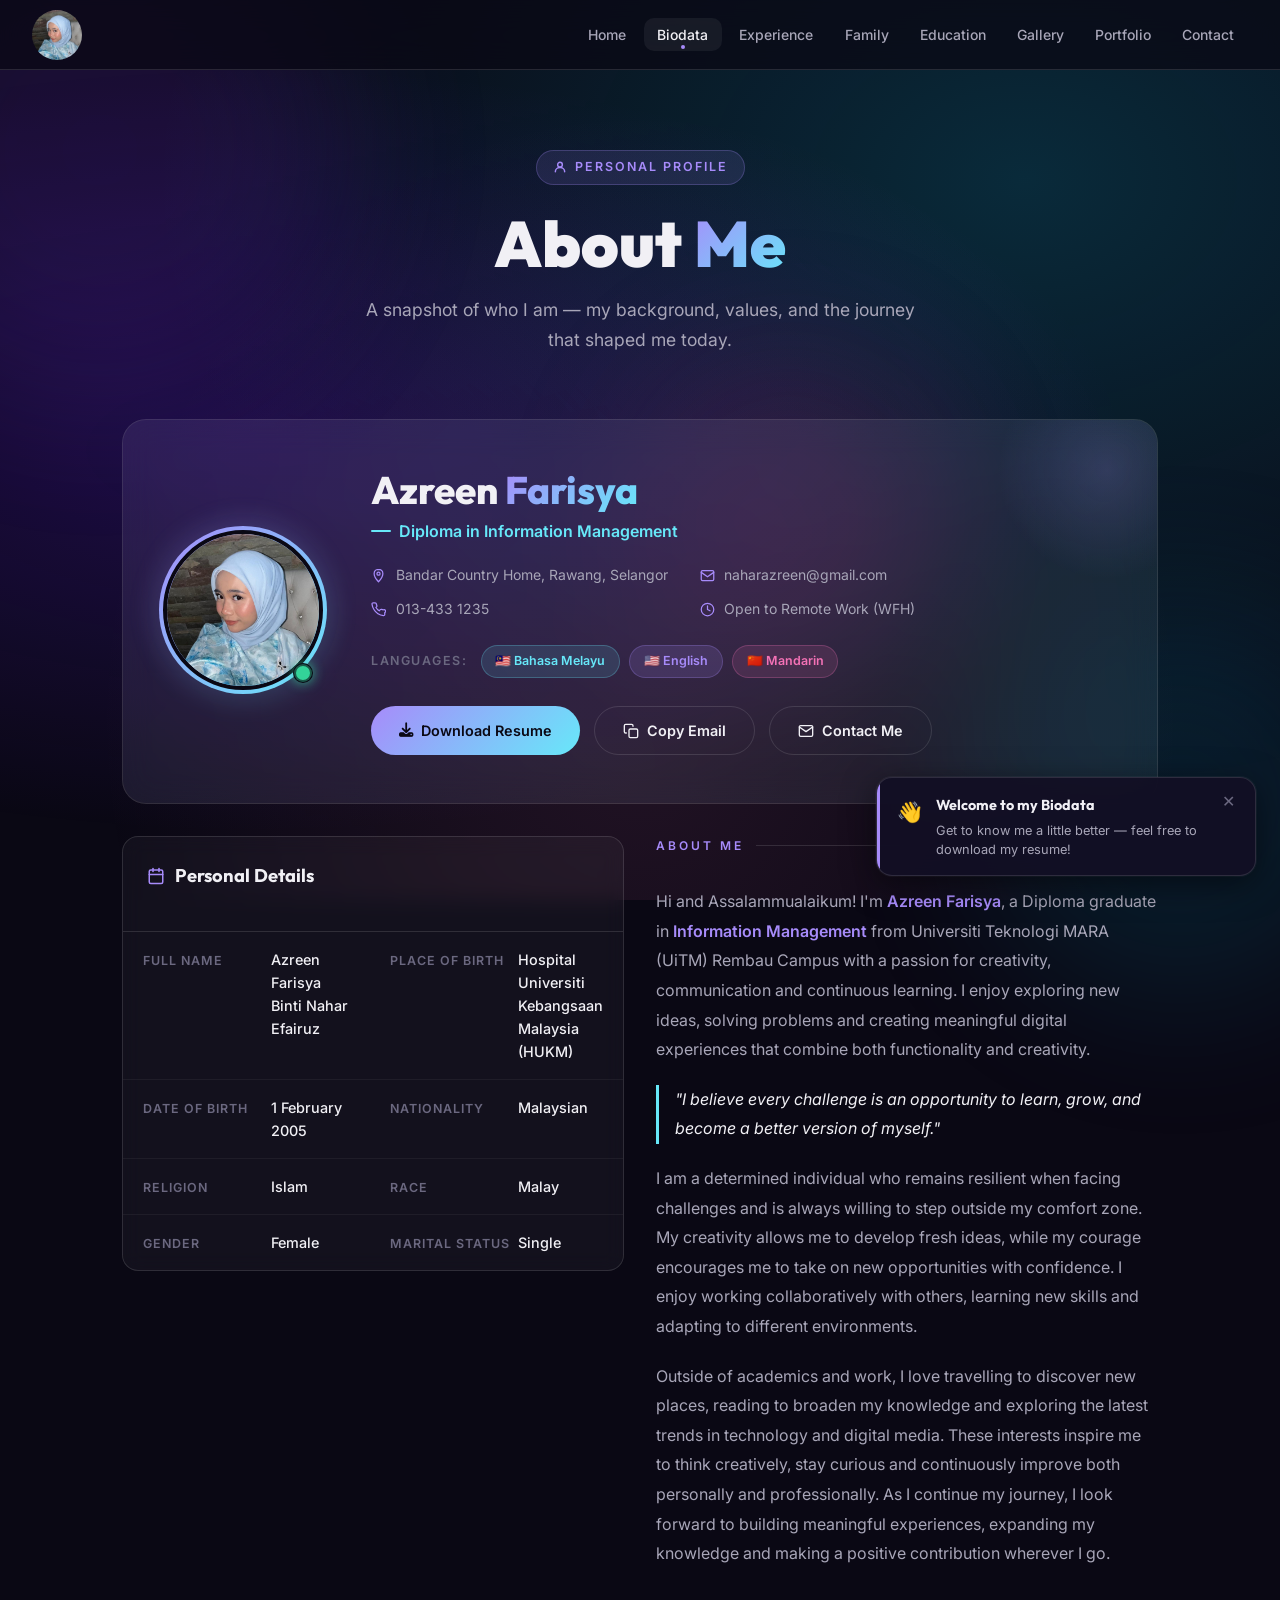
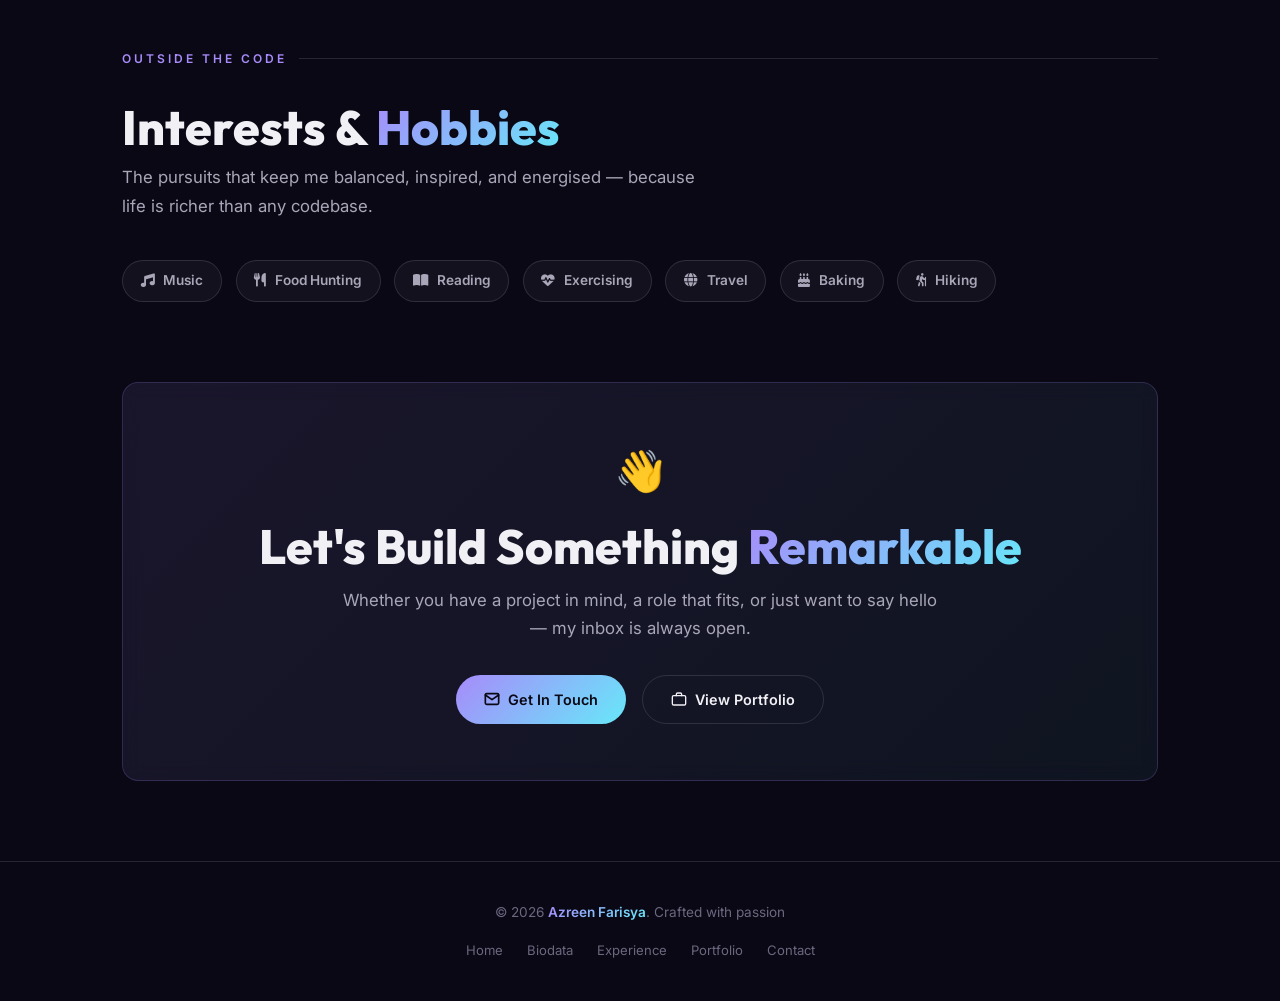
<file: biodata.html>
<!DOCTYPE html>
<html lang="en">
<head>
  <meta charset="UTF-8" />
  <meta name="viewport" content="width=device-width, initial-scale=1.0" />
  <title>Biodata — Azreen Farisya</title>
  <link rel="stylesheet" href="styles/main.css?v=2025" />
  <link rel="stylesheet" href="https://cdnjs.cloudflare.com/ajax/libs/font-awesome/6.5.0/css/all.min.css">

  <!-- Page-specific styles -->
  <style>
    /* ── Profile Hero Card ── */
    .profile-hero-card {
      background: var(--bg-card);
      border: 1px solid var(--glass-border);
      border-radius: 24px;
      padding: 3rem 2.5rem;
      display: flex;
      gap: 3rem;
      align-items: center;
      backdrop-filter: blur(16px);
      position: relative;
      overflow: hidden;
      margin-bottom: 2rem;
    }
    .profile-hero-card::before {
      content: '';
      position: absolute;
      inset: 0;
      background: linear-gradient(135deg, rgba(167,139,250,0.07) 0%, rgba(103,232,249,0.04) 100%);
      pointer-events: none;
    }
    .profile-hero-card::after {
      content: '';
      position: absolute;
      top: -60px; right: -60px;
      width: 220px; height: 220px;
      border-radius: 50%;
      background: radial-gradient(circle, rgba(167,139,250,0.18) 0%, transparent 70%);
      pointer-events: none;
    }

    /* ── Avatar ── */
    .profile-avatar-wrap {
      position: relative;
      flex-shrink: 0;
      z-index: 1;
    }
    .profile-avatar-ring {
      position: relative;
      display: inline-block;
      border-radius: 50%;
    }
    .profile-avatar-ring::before {
      content: '';
      position: absolute;
      inset: -4px;
      border-radius: 50%;
      background: var(--grad-main);
      z-index: -1;
      animation: spin 8s linear infinite;
    }
    .profile-avatar-ring::after {
      content: '';
      position: absolute;
      inset: -12px;
      border-radius: 50%;
      background: var(--grad-main);
      opacity: 0.15;
      z-index: -2;
      filter: blur(12px);
    }
    .profile-avatar-circle {
      width: 160px;
      height: 160px;
      border-radius: 50%;
      background: linear-gradient(135deg, #a78bfa 0%, #67e8f9 50%, #f472b6 100%);
      display: flex;
      align-items: center;
      justify-content: center;
      font-family: var(--font-heading);
      font-size: 3rem;
      font-weight: 900;
      color: #0a0814;
      border: 4px solid var(--bg-primary);
      letter-spacing: -2px;
      user-select: none;
      overflow: hidden;
    }
    .profile-avatar-circle img {
    width: 100%;
    height: 100%;
    object-fit: cover;   /* crops the image cleanly without distortion */
    display: block;
}

    /* Status dot */
    .profile-avatar-status {
      position: absolute;
      bottom: 10px;
      right: 10px;
      width: 20px;
      height: 20px;
      background: #34d399;
      border-radius: 50%;
      border: 3px solid var(--bg-primary);
      box-shadow: 0 0 12px rgba(52,211,153,0.8);
    }
    .profile-avatar-status::after {
      content: '';
      position: absolute;
      inset: -2px;
      border-radius: 50%;
      background: rgba(52,211,153,0.4);
      animation: pulse-green 2s ease-in-out infinite;
    }
    @keyframes pulse-green {
      0%, 100% { transform: scale(1); opacity: 0.4; }
      50%       { transform: scale(1.8); opacity: 0; }
    }

    /* ── Profile Info ── */
    .profile-info { flex: 1; z-index: 1; }
    .profile-info h1 {
      font-family: var(--font-heading);
      font-size: clamp(1.8rem, 3vw, 2.4rem);
      font-weight: 800;
      line-height: 1.15;
      margin-bottom: 0.4rem;
    }
    .profile-title {
      font-size: 1rem;
      color: var(--accent-cyan);
      font-weight: 600;
      margin-bottom: 1.25rem;
      display: flex;
      align-items: center;
      gap: 0.5rem;
    }
    .profile-title::before {
      content: '';
      width: 20px;
      height: 2px;
      background: var(--accent-cyan);
      border-radius: 1px;
      display: inline-block;
    }

    .profile-meta-list {
      display: grid;
      grid-template-columns: repeat(2, auto);
      gap: 0.75rem 2rem;
      margin-bottom: 1.5rem;
      width: fit-content;
    }
    .profile-meta-item {
      display: flex;
      align-items: center;
      gap: 0.6rem;
      font-size: 0.875rem;
      color: var(--text-secondary);
    }
    .profile-meta-item svg {
      flex-shrink: 0;
      color: var(--accent-purple);
    }

    .profile-languages {
      display: flex;
      align-items: center;
      gap: 0.6rem;
      flex-wrap: wrap;
      margin-bottom: 1.75rem;
    }
    .profile-languages .lang-label {
      font-size: 0.78rem;
      font-weight: 600;
      color: var(--text-muted);
      text-transform: uppercase;
      letter-spacing: 1.5px;
      margin-right: 0.25rem;
    }

    .profile-actions {
      display: flex;
      gap: 0.875rem;
      flex-wrap: wrap;
    }

    /* ── Personal Details Card ── */
    .details-grid {
      display: grid;
      grid-template-columns: repeat(2, 1fr);
      gap: 0;
    }
    .detail-row {
      display: flex;
      align-items: baseline;
      gap: 0.5rem;
      padding: 1rem 1.25rem;
      border-bottom: 1px solid rgba(255,255,255,0.05);
      transition: background var(--trans-fast);
    }
    .detail-row:hover { background: rgba(255,255,255,0.03); }
    .detail-row:nth-last-child(-n+2) { border-bottom: none; }
    .detail-label {
      font-size: 0.78rem;
      font-weight: 600;
      color: var(--text-muted);
      text-transform: uppercase;
      letter-spacing: 1px;
      min-width: 120px;
      flex-shrink: 0;
    }
    .detail-value {
      font-size: 0.9rem;
      color: var(--text-primary);
      font-weight: 500;
    }
    .detail-value.accent { color: var(--accent-purple); }

    /* ── About Me Prose ── */
    .about-prose p {
      font-size: 1rem;
      color: var(--text-secondary);
      line-height: 1.85;
      margin-bottom: 1.25rem;
    }
    .about-prose p:last-child { margin-bottom: 0; }
    .about-prose p strong { color: var(--accent-purple); font-weight: 600; }
    .about-prose .highlight-line {
      border-left: 3px solid var(--accent-cyan);
      padding-left: 1rem;
      color: var(--text-primary);
      font-style: italic;
    }

    /* ── Interests ── */
    .interests-grid {
      display: flex;
      flex-wrap: wrap;
      gap: 0.85rem;
    }
    .interest-badge {
      display: inline-flex;
      align-items: center;
      gap: 0.55rem;
      padding: 0.55rem 1.1rem;
      border-radius: var(--radius-pill);
      font-size: 0.85rem;
      font-weight: 600;
      background: rgba(255,255,255,0.04);
      border: 1px solid var(--glass-border);
      color: var(--text-secondary);
      transition: all var(--trans);
      cursor: default;
    }
    .interest-badge:hover {
      background: rgba(167,139,250,0.12);
      border-color: rgba(167,139,250,0.4);
      color: var(--accent-purple);
      transform: translateY(-3px);
      box-shadow: 0 8px 20px rgba(167,139,250,0.15);
    }
    .interest-badge svg { flex-shrink: 0; }

    /* ── Section eyebrow ── */
    .section-eyebrow {
      display: flex;
      align-items: center;
      gap: 0.75rem;
      margin-bottom: 2rem;
    }
    .section-eyebrow .line {
      flex: 1;
      height: 1px;
      background: var(--glass-border);
    }

    /* ── Card heading ── */
    .card-heading {
      font-family: var(--font-heading);
      font-size: 1.15rem;
      font-weight: 700;
      margin-bottom: 1.5rem;
      display: flex;
      align-items: center;
      gap: 0.6rem;
    }
    .card-heading svg { color: var(--accent-purple); }

    /* ── Responsive ── */
    @media (max-width: 860px) {
      .profile-hero-card { flex-direction: column; text-align: center; gap: 2rem; padding: 2rem 1.5rem; }
      .profile-meta-list { grid-template-columns: 1fr; margin: 0 auto 1.5rem; }
      .profile-languages { justify-content: center; }
      .profile-actions { justify-content: center; }
      .profile-title { justify-content: center; }
      .skills-columns { grid-template-columns: 1fr; gap: 0; }
      .details-grid { grid-template-columns: 1fr; }
      .detail-row:nth-last-child(-n+2) { border-bottom: 1px solid rgba(255,255,255,0.05); }
      .detail-row:last-child { border-bottom: none; }
    }
    @media (max-width: 480px) {
      .profile-avatar-circle { width: 120px; height: 120px; font-size: 2.25rem; }
    }

    .nav-logo {
        font-family: var(--font-heading);
        font-size: 1.5rem;
        font-weight: 800;
        background: var(--grad-main);
        -webkit-background-clip: text;
        -webkit-text-fill-color: transparent;
        background-clip: text;
        letter-spacing: -0.5px;
        cursor: pointer;
        transition: opacity var(--trans-fast);
    }
    .nav-logo:hover {
        opacity: 0.85;
    }

    .nav-logo img {
        width: 50px;           /* adjust to your preferred size */
        height: 50px;          /* must equal width for a perfect circle */
        border-radius: 50%;    /* makes it round */
        object-fit: cover;     /* ensures the image fills the circle without distortion */
        display: block;        /* removes extra inline spacing */
    }
  </style>
</head>
<body>

  <!-- Floating Background Orbs -->
  <div class="orb orb-1"></div>
  <div class="orb orb-2"></div>
  <div class="orb orb-3"></div>

  <!-- Toast Container -->
  <div id="toast-container"></div>

  <!-- ══════════════════ NAVBAR ══════════════════ -->
  <nav class="navbar" role="navigation" aria-label="Main navigation">
    <a href="index.html" class="nav-logo">
        <img src="Image/Logo.jpeg" alt="Home" />
    </a>

    <button class="nav-toggle" aria-label="Toggle menu" aria-expanded="false">
      <span></span><span></span><span></span>
    </button>

    <ul class="nav-links">
      <li><a class="nav-link" href="index.html">Home</a></li>
      <li><a class="nav-link active" href="biodata.html">Biodata</a></li>
      <li><a class="nav-link" href="experience.html">Experience</a></li>
      <li><a class="nav-link" href="family.html">Family</a></li>
      <li><a class="nav-link" href="education.html">Education</a></li>
      <li><a class="nav-link" href="gallery.html">Gallery</a></li>
      <li><a class="nav-link" href="portfolio.html">Portfolio</a></li>
      <li><a class="nav-link" href="contact.html">Contact</a></li>
    </ul>
  </nav>

  <!-- ══════════════════ PAGE WRAP ══════════════════ -->
  <div class="page-wrap">

    <!-- ── Page Hero ── -->
    <header class="page-hero">
      <div class="page-hero-tag">
        <!-- Person icon -->
        <svg width="14" height="14" viewBox="0 0 24 24" fill="none" stroke="currentColor" stroke-width="2.5" stroke-linecap="round" stroke-linejoin="round">
          <circle cx="12" cy="8" r="4"/><path d="M4 20c0-4 3.6-7 8-7s8 3 8 7"/>
        </svg>
        Personal Profile
      </div>
      <h1>About <span class="text-gradient">Me</span></h1>
      <p>A snapshot of who I am — my background, values, and the journey that shaped me today.</p>
    </header>

    <!-- ══════════════════ PROFILE SECTION ══════════════════ -->
    <section class="section" style="padding-top:1rem;">

      <!-- Profile Hero Card -->
      <div class="profile-hero-card fade-up">

        <!-- Avatar -->
        <div class="profile-avatar-wrap">
          <div class="profile-avatar-ring">
            <div class="profile-avatar-circle" aria-label="Alex Morgan profile photo">
                <img src="Image/Logo.jpeg" alt="Azreen Farisya" />
            </div>
          </div>
          <div class="profile-avatar-status" title="Available for opportunities"></div>
        </div>

        <!-- Info -->
        <div class="profile-info">
          <h1>Azreen <span class="text-gradient">Farisya</span></h1>
          <div class="profile-title">Diploma in Information Management</div>

          <div class="profile-meta-list">
            <div class="profile-meta-item">
              <svg width="15" height="15" viewBox="0 0 24 24" fill="none" stroke="currentColor" stroke-width="2" stroke-linecap="round" stroke-linejoin="round">
                <path d="M12 2C8.13 2 5 5.13 5 9c0 5.25 7 13 7 13s7-7.75 7-13c0-3.87-3.13-7-7-7z"/><circle cx="12" cy="9" r="2.5"/>
              </svg>
              Bandar Country Home, Rawang, Selangor
            </div>
            <div class="profile-meta-item">
              <svg width="15" height="15" viewBox="0 0 24 24" fill="none" stroke="currentColor" stroke-width="2" stroke-linecap="round" stroke-linejoin="round">
                <rect x="2" y="4" width="20" height="16" rx="2"/><path d="m22 7-10 7L2 7"/>
              </svg>
              naharazreen@gmail.com
            </div>
            <div class="profile-meta-item">
              <svg width="15" height="15" viewBox="0 0 24 24" fill="none" stroke="currentColor" stroke-width="2" stroke-linecap="round" stroke-linejoin="round">
                <path d="M22 16.92v3a2 2 0 0 1-2.18 2 19.8 19.8 0 0 1-8.63-3.07A19.5 19.5 0 0 1 4.69 12 19.8 19.8 0 0 1 1.62 3.38 2 2 0 0 1 3.59 1.21h3a2 2 0 0 1 2 1.72c.127.96.361 1.903.7 2.81a2 2 0 0 1-.45 2.11L7.91 8.78a16 16 0 0 0 5.31 5.31l1.63-1.84a2 2 0 0 1 2.11-.45c.907.339 1.85.573 2.81.7A2 2 0 0 1 22 16.92z"/>
              </svg>
              013-433 1235
            </div>
            <div class="profile-meta-item">
              <svg width="15" height="15" viewBox="0 0 24 24" fill="none" stroke="currentColor" stroke-width="2" stroke-linecap="round" stroke-linejoin="round">
                <circle cx="12" cy="12" r="10"/><polyline points="12 6 12 12 16 14"/>
              </svg>
              Open to Remote Work (WFH)
            </div>
          </div>

          <!-- Languages -->
          <div class="profile-languages">
            <span class="lang-label">Languages:</span>
            <span class="badge cyan">&#127474;&#127486; Bahasa Melayu</span>
            <span class="badge">&#127482;&#127480; English</span>
            <span class="badge pink">&#127464;&#127475; Mandarin</span>
          </div>

          <!-- Actions -->
          <div class="profile-actions">
            <a
              href="pdf/Resume.pdf"
              download="Azreen_Farisya_Resume.pdf"
              class="btn btn-primary"
              onclick="Toast.show({type:'info', title:'Download Started', message:'Your resume is being prepared\u2026'});"
              aria-label="Download resume"
            >
              <i class="fas fa-download"></i>
              Download Resume
            </a>
            <button
              class="btn btn-outline"
              data-copy-email="naharazreen@gmail.com"
              onclick="copyEmail(this)"
              aria-label="Copy email address"
            >
              <svg width="16" height="16" viewBox="0 0 24 24" fill="none" stroke="currentColor" stroke-width="2" stroke-linecap="round" stroke-linejoin="round">
                <rect x="9" y="9" width="13" height="13" rx="2"/><path d="M5 15H4a2 2 0 0 1-2-2V4a2 2 0 0 1 2-2h9a2 2 0 0 1 2 2v1"/>
              </svg>
              Copy Email
            </button>
            <a href="contact.html" class="btn btn-outline" aria-label="Go to contact page">
              <svg width="16" height="16" viewBox="0 0 24 24" fill="none" stroke="currentColor" stroke-width="2" stroke-linecap="round" stroke-linejoin="round">
                <path d="M4 4h16c1.1 0 2 .9 2 2v12c0 1.1-.9 2-2 2H4c-1.1 0-2-.9-2-2V6c0-1.1.9-2 2-2z"/><polyline points="22,6 12,13 2,6"/>
              </svg>
              Contact Me
            </a>
          </div>
        </div>

      </div><!-- /profile-hero-card -->

      <!-- ── Two-column layout: Details + About ── -->
      <div class="grid-2" style="align-items: start; gap: 2rem;">

        <!-- Personal Details Card -->
        <div class="card fade-up" style="padding: 0; overflow: hidden;">
          <div class="card-inner">
            <div style="padding: 1.5rem 1.5rem 1rem; border-bottom: 1px solid var(--glass-border);">
              <div class="card-heading">
                <svg width="18" height="18" viewBox="0 0 24 24" fill="none" stroke="currentColor" stroke-width="2" stroke-linecap="round" stroke-linejoin="round">
                  <rect x="3" y="4" width="18" height="18" rx="2" ry="2"/><line x1="16" y1="2" x2="16" y2="6"/><line x1="8" y1="2" x2="8" y2="6"/><line x1="3" y1="10" x2="21" y2="10"/>
                </svg>
                Personal Details
              </div>
            </div>
            <div class="details-grid">
              <div class="detail-row">
                <span class="detail-label">Full Name</span>
                <span class="detail-value">Azreen Farisya Binti Nahar Efairuz</span>
              </div>
              <div class="detail-row">
                <span class="detail-label">Place of Birth</span>
                <span class="detail-value">Hospital Universiti Kebangsaan Malaysia (HUKM)</span>
              </div>
              <div class="detail-row">
                <span class="detail-label">Date of Birth</span>
                <span class="detail-value">1 February 2005</span>
              </div>
              <div class="detail-row">
                <span class="detail-label">Nationality</span>
                <span class="detail-value">Malaysian</span>
              </div>
              <div class="detail-row">
                <span class="detail-label">Religion</span>
                <span class="detail-value">Islam</span>
              </div>
              <div class="detail-row">
                <span class="detail-label">Race</span>
                <span class="detail-value">Malay</span>
              </div>
              <div class="detail-row">
                <span class="detail-label">Gender</span>
                <span class="detail-value">Female</span>
              </div>
              <div class="detail-row">
                <span class="detail-label">Marital Status</span>
                <span class="detail-value">Single</span>
              </div>
            </div>
          </div>
        </div>

        <!-- About Me Text -->
        <div class="fade-up" style="animation-delay: 0.15s;">
          <div class="section-eyebrow">
            <span class="section-tag" style="margin-bottom:0;">About Me</span>
            <span class="line"></span>
          </div>
          <div class="about-prose">
            <p>
              Hi and Assalammualaikum! I'm <strong>Azreen Farisya</strong>, a Diploma graduate in <strong>Information Management</strong> from Universiti Teknologi MARA (UiTM) Rembau Campus with a passion for creativity, communication and continuous learning. I enjoy exploring new ideas, solving problems and creating meaningful digital experiences that combine both functionality and creativity.
            </p>
            <p class="highlight-line">
              "I believe every challenge is an opportunity to learn, grow, and become a better version of myself."
            </p>
            <p>
              I am a determined individual who remains resilient when facing challenges and is always willing to step outside my comfort zone. My creativity allows me to develop fresh ideas, while my courage encourages me to take on new opportunities with confidence. I enjoy working collaboratively with others, learning new skills and adapting to different environments.
            </p>
            <p>
              Outside of academics and work, I love travelling to discover new places, reading to broaden my knowledge and exploring the latest trends in technology and digital media. These interests inspire me to think creatively, stay curious and continuously improve both personally and professionally. As I continue my journey, I look forward to building meaningful experiences, expanding my knowledge and making a positive contribution wherever I go.
            </p>
          </div>
        </div>

      </div><!-- /grid-2 -->
    </section>

    <!-- ══════════════════ INTERESTS & HOBBIES ══════════════════ -->
    <section class="section" style="padding-top: 0;">
      <div class="fade-up">
        <div class="section-eyebrow">
          <span class="section-tag" style="margin-bottom:0;">Outside the Code</span>
          <span class="line"></span>
        </div>
        <h2 class="section-title" style="margin-bottom:0.5rem;">Interests &amp; <span>Hobbies</span></h2>
        <p class="section-subtitle" style="margin-bottom: 2.5rem;">
          The pursuits that keep me balanced, inspired, and energised — because life is richer than any codebase.
        </p>

        <div class="interests-grid">
          <span class="interest-badge">
            <i class="fas fa-music"></i>
            Music
          </span>
          <span class="interest-badge">
            <i class="fas fa-utensils"></i>
            Food Hunting
          </span>
          <span class="interest-badge">
            <i class="fas fa-book-open"></i>
            Reading
          </span>
          <span class="interest-badge">
            <i class="fas fa-heart-pulse"></i>
            Exercising
          </span>
          <span class="interest-badge">
            <i class="fas fa-globe"></i>
            Travel
          </span>
          <span class="interest-badge">
            <i class="fas fa-birthday-cake"></i>
            Baking
          </span>
          <span class="interest-badge">
            <i class="fas fa-person-hiking"></i>
            Hiking
          </span>
        </div>
      </div>
    </section>

    <!-- ══════════════════ CTA BANNER ══════════════════ -->
    <section class="section" style="padding-top: 0; padding-bottom: 5rem;">
      <div class="fade-up">
        <div class="card" style="background: linear-gradient(135deg, rgba(167,139,250,0.1) 0%, rgba(103,232,249,0.06) 100%); border-color: rgba(167,139,250,0.2); text-align: center; padding: 3.5rem 2rem;">
          <div class="card-inner">
            <div style="font-size: 2.5rem; margin-bottom: 1rem;">&#128075;</div>
            <h2 class="section-title" style="margin-bottom: 0.75rem;">Let's Build Something <span>Remarkable</span></h2>
            <p class="section-subtitle" style="margin: 0 auto 2rem;">
              Whether you have a project in mind, a role that fits, or just want to say hello — my inbox is always open.
            </p>
            <div style="display: flex; gap: 1rem; justify-content: center; flex-wrap: wrap;">
              <a href="contact.html" class="btn btn-primary">
                <svg width="16" height="16" viewBox="0 0 24 24" fill="none" stroke="currentColor" stroke-width="2.5" stroke-linecap="round" stroke-linejoin="round">
                  <path d="M4 4h16c1.1 0 2 .9 2 2v12c0 1.1-.9 2-2 2H4c-1.1 0-2-.9-2-2V6c0-1.1.9-2 2-2z"/><polyline points="22,6 12,13 2,6"/>
                </svg>
                Get In Touch
              </a>
              <a href="portfolio.html" class="btn btn-outline">
                <svg width="16" height="16" viewBox="0 0 24 24" fill="none" stroke="currentColor" stroke-width="2" stroke-linecap="round" stroke-linejoin="round">
                  <rect x="2" y="7" width="20" height="14" rx="2"/><path d="M16 7V5a2 2 0 0 0-2-2h-4a2 2 0 0 0-2 2v2"/>
                </svg>
                View Portfolio
              </a>
            </div>
          </div>
        </div>
      </div>
    </section>

  </div><!-- /page-wrap -->

  <!-- ══════════════════ FOOTER ══════════════════ -->
  <footer class="footer">
    <p>&#169; 2026 <span>Azreen Farisya</span>. Crafted with passion</p>
    <nav class="footer-links" aria-label="Footer navigation">
      <a href="index.html">Home</a>
      <a href="biodata.html">Biodata</a>
      <a href="experience.html">Experience</a>
      <a href="portfolio.html">Portfolio</a>
      <a href="contact.html">Contact</a>
    </nav>
  </footer>

  <!-- Load external main.js (Toast, etc.) -->
  <script src="scripts/main.js"></script>

  <!-- Fallback notification system -->
  <script>
    // Fallback notification system (if main.js Toast is not available)
    if (typeof Toast === 'undefined') {
      window.Toast = {
        show: function(options) {
          // Create toast container if it doesn't exist
          let container = document.getElementById('toast-container');
          if (!container) {
            container = document.createElement('div');
            container.id = 'toast-container';
            container.style.cssText = `
              position: fixed;
              bottom: 1.5rem;
              right: 1.5rem;
              z-index: 9999;
              display: flex;
              flex-direction: column;
              gap: 0.75rem;
              pointer-events: none;
            `;
            document.body.appendChild(container);
          }

          // Create toast element
          const toast = document.createElement('div');
          toast.className = 'toast';
          toast.style.cssText = `
            display: flex;
            align-items: flex-start;
            gap: 0.85rem;
            background: rgba(18,15,36,0.95);
            border: 1px solid rgba(255,255,255,0.12);
            border-radius: 16px;
            padding: 1rem 1.25rem;
            min-width: 300px;
            max-width: 380px;
            backdrop-filter: blur(20px);
            box-shadow: 0 8px 32px rgba(0,0,0,0.5), 0 0 0 1px rgba(255,255,255,0.05);
            pointer-events: all;
            animation: toastIn 0.4s cubic-bezier(0.4,0,0.2,1) forwards;
            position: relative;
            overflow: hidden;
          `;

          // Add progress bar
          const progress = document.createElement('div');
          progress.style.cssText = `
            position: absolute;
            bottom: 0;
            left: 0;
            height: 2px;
            background: linear-gradient(135deg, #a78bfa 0%, #67e8f9 100%);
            border-radius: 0 0 16px 16px;
            animation: toastProgress ${(options.duration || 4000) / 1000}s linear forwards;
          `;
          toast.appendChild(progress);

          // Add color accent
          const accent = document.createElement('div');
          accent.style.cssText = `
            position: absolute;
            left: 0;
            top: 0;
            bottom: 0;
            width: 3px;
            border-radius: 2px 0 0 2px;
            background: ${options.type === 'success' ? '#34d399' : options.type === 'error' ? '#f472b6' : options.type === 'welcome' ? '#a78bfa' : '#67e8f9'};
          `;
          toast.appendChild(accent);

          // Icon
          const icon = document.createElement('span');
          icon.textContent = options.type === 'success' ? '✅' : options.type === 'error' ? '❌' : options.type === 'welcome' ? '👋' : 'ℹ️';
          icon.style.cssText = `
            font-size: 1.25rem;
            flex-shrink: 0;
            margin-top: 0.1rem;
          `;
          toast.appendChild(icon);

          // Body
          const body = document.createElement('div');
          body.style.cssText = `
            flex: 1;
          `;

          const title = document.createElement('div');
          title.textContent = options.title || '';
          title.style.cssText = `
            font-family: 'Outfit', sans-serif;
            font-size: 0.9rem;
            font-weight: 700;
            color: #f1f0f5;
            margin-bottom: 0.2rem;
          `;
          body.appendChild(title);

          const msg = document.createElement('div');
          msg.textContent = options.message || '';
          msg.style.cssText = `
            font-size: 0.8rem;
            color: #a8a6b8;
            line-height: 1.5;
          `;
          body.appendChild(msg);

          toast.appendChild(body);

          // Close button
          const close = document.createElement('button');
          close.textContent = '✕';
          close.style.cssText = `
            background: transparent;
            border: none;
            color: #6b6880;
            cursor: pointer;
            font-size: 1rem;
            line-height: 1;
            padding: 0;
            transition: color 0.15s ease;
            flex-shrink: 0;
          `;
          close.onmouseover = () => close.style.color = '#f1f0f5';
          close.onmouseout = () => close.style.color = '#6b6880';
          close.onclick = () => {
            toast.style.animation = 'toastOut 0.35s cubic-bezier(0.4,0,0.2,1) forwards';
            setTimeout(() => toast.remove(), 400);
          };
          toast.appendChild(close);

          // Add animations if not already defined
          if (!document.getElementById('toast-animations')) {
            const style = document.createElement('style');
            style.id = 'toast-animations';
            style.textContent = `
              @keyframes toastIn {
                from { opacity: 0; transform: translateX(100%); }
                to { opacity: 1; transform: translateX(0); }
              }
              @keyframes toastOut {
                from { opacity: 1; transform: translateX(0); }
                to { opacity: 0; transform: translateX(110%); }
              }
              @keyframes toastProgress {
                from { width: 100%; }
                to { width: 0%; }
              }
            `;
            document.head.appendChild(style);
          }

          container.appendChild(toast);

          // Auto-dismiss
          const duration = options.duration || 4000;
          setTimeout(() => {
            if (toast.parentNode) {
              toast.style.animation = 'toastOut 0.35s cubic-bezier(0.4,0,0.2,1) forwards';
              setTimeout(() => toast.remove(), 400);
            }
          }, duration);
        }
      };
    }
  </script>

  <!-- Copy email functions -->
  <script>
  function copyEmail(button) {
    const email = button.getAttribute('data-copy-email');
    if (!email) return;

    // Save original button content
    const originalHTML = button.innerHTML;
    const originalClass = button.className;

    function copySuccess() {
      // Change button to show "Copied!" with green color
      button.innerHTML = '<i class="fas fa-check"></i> Copied!';
      button.className = 'btn btn-success'; // or you can use a custom class

      // Also show the toast
      Toast.show({
        type: 'success',
        title: 'Copied!',
        message: `Email "${email}" copied to clipboard.`
      });

      // Revert after 2 seconds
      setTimeout(() => {
        button.innerHTML = originalHTML;
        button.className = originalClass;
      }, 2000);
    }

    function copyError() {
      Toast.show({
        type: 'error',
        title: 'Copy failed',
        message: 'Unable to copy. Please copy manually.'
      });
    }

    // Try to copy
    if (navigator.clipboard && navigator.clipboard.writeText) {
      navigator.clipboard.writeText(email)
        .then(copySuccess)
        .catch(() => {
          fallbackCopy(email, copySuccess, copyError);
        });
    } else {
      fallbackCopy(email, copySuccess, copyError);
    }
  }

    function fallbackCopy(text) {
      const input = document.createElement('input');
      input.value = text;
      document.body.appendChild(input);
      input.select();
      try {
        document.execCommand('copy');
        Toast.show({
          type: 'success',
          title: 'Copied!',
          message: `Email "${text}" copied to clipboard.`
        });
      } catch (e) {
        Toast.show({
          type: 'error',
          title: 'Copy failed',
          message: 'Unable to copy. Please copy manually.'
        });
      }
      document.body.removeChild(input);
    }
  </script>

  <!-- Animate skill bars on scroll -->
  <script>
    document.addEventListener('DOMContentLoaded', function() {
      // Function to animate all skill bars
      function animateSkillBars() {
        const skillFills = document.querySelectorAll('.skill-fill');
        skillFills.forEach(function(fill) {
          const level = fill.getAttribute('data-level');
          if (level) {
            fill.style.width = level + '%';
          }
        });
      }

      // Check if elements are visible using IntersectionObserver
      const skillBars = document.querySelectorAll('.skill-item');
      if ('IntersectionObserver' in window) {
        const observer = new IntersectionObserver(function(entries) {
          entries.forEach(function(entry) {
            if (entry.isIntersecting) {
              // Find all skill-fills within this skill-item
              const fills = entry.target.querySelectorAll('.skill-fill');
              fills.forEach(function(fill) {
                const level = fill.getAttribute('data-level');
                if (level) {
                  fill.style.width = level + '%';
                }
              });
              // Unobserve after animating
              observer.unobserve(entry.target);
            }
          });
        }, { threshold: 0.2 });

        skillBars.forEach(function(item) {
          observer.observe(item);
        });
      } else {
        // Fallback: animate immediately
        animateSkillBars();
      }
    });
  </script>

  <script>
    document.addEventListener('DOMContentLoaded', () => {
      setTimeout(() => {
        Toast.show({
          type: 'welcome',
          title: 'Welcome to my Biodata',
          message: 'Get to know me a little better \u2014 feel free to download my resume!',
          duration: 5000
        });
      }, 800);
    });
  </script>

  <script>
        // Fallback to reveal fade-up elements without external main.js
        document.addEventListener('DOMContentLoaded', function() {
            const fadeElements = document.querySelectorAll('.fade-up');

            // If IntersectionObserver is supported, use it
            if ('IntersectionObserver' in window) {
                const observer = new IntersectionObserver((entries) => {
                    entries.forEach(entry => {
                        if (entry.isIntersecting) {
                            entry.target.classList.add('visible');
                        }
                    });
                }, { threshold: 0.15 });

                fadeElements.forEach(el => observer.observe(el));
            } else {
                // Fallback: just show everything immediately
                fadeElements.forEach(el => el.classList.add('visible'));
            }
        });
    </script>
</body>
</html>
</file>
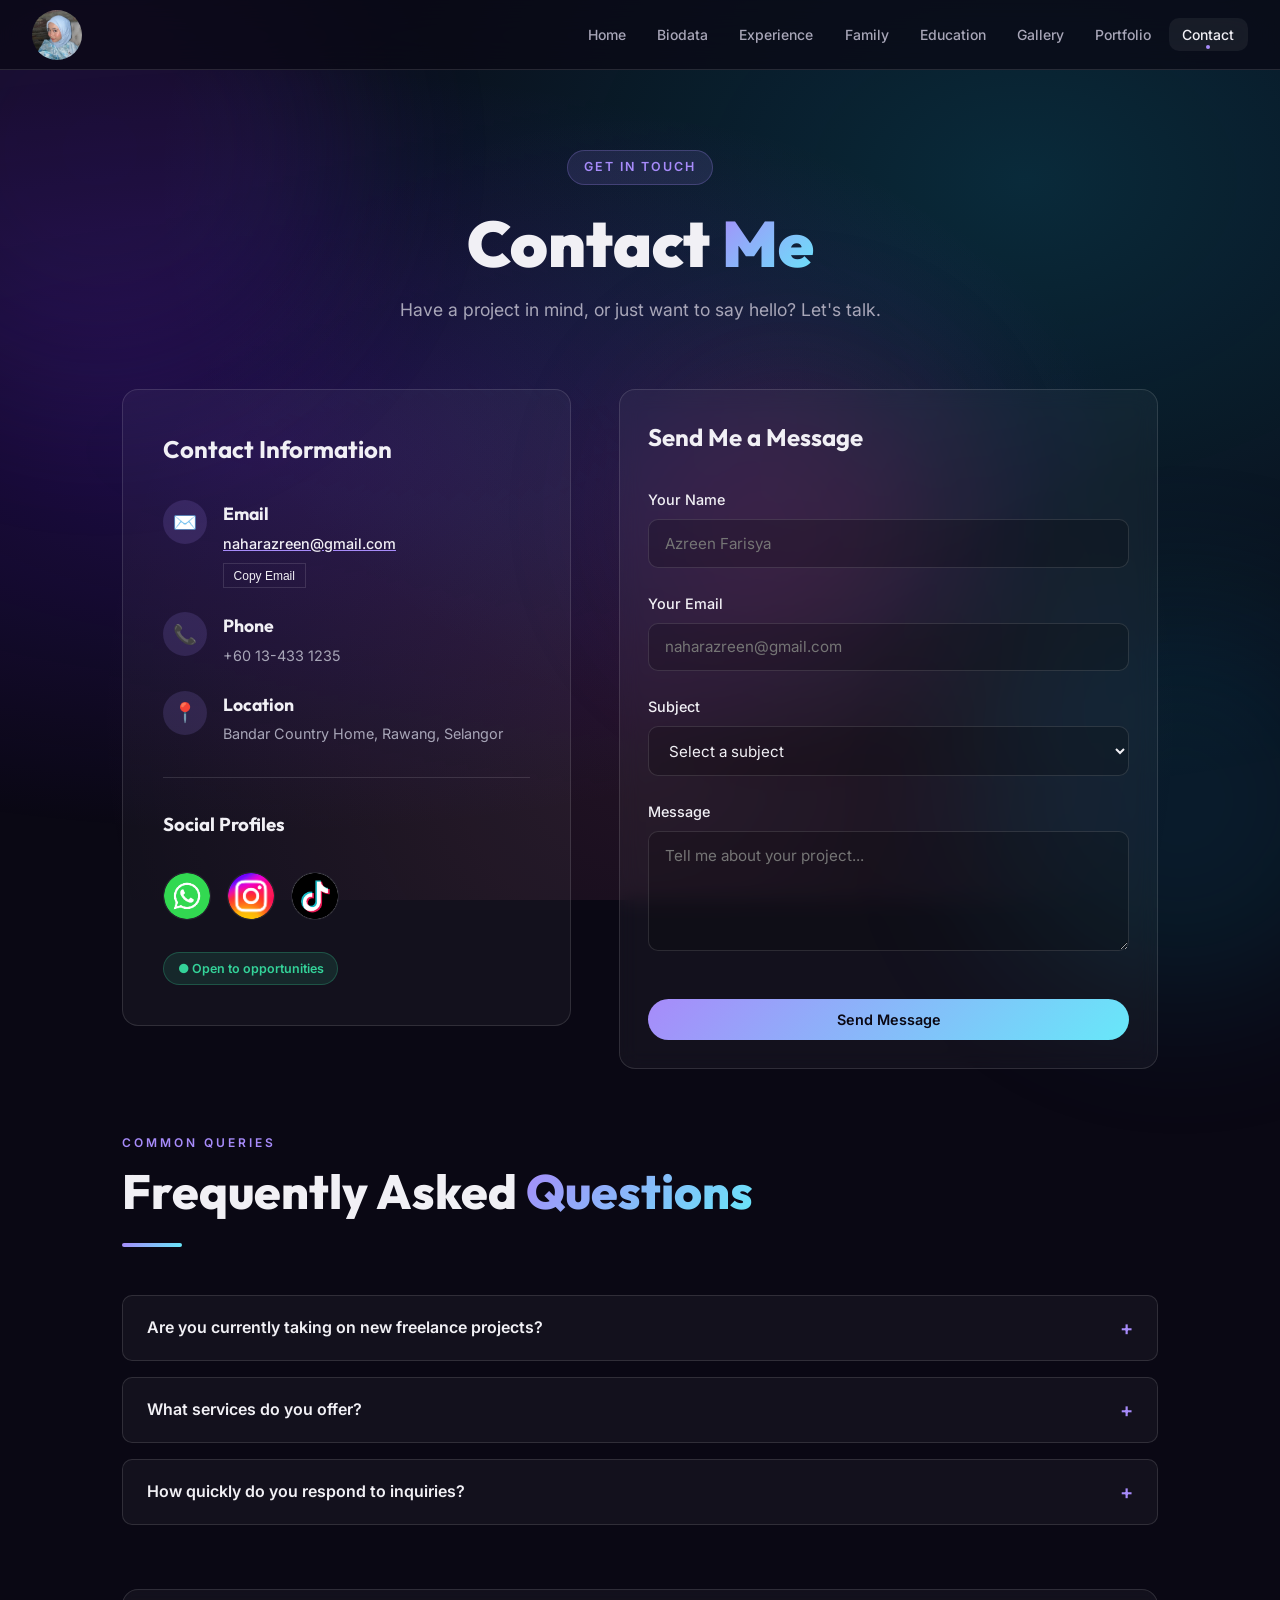
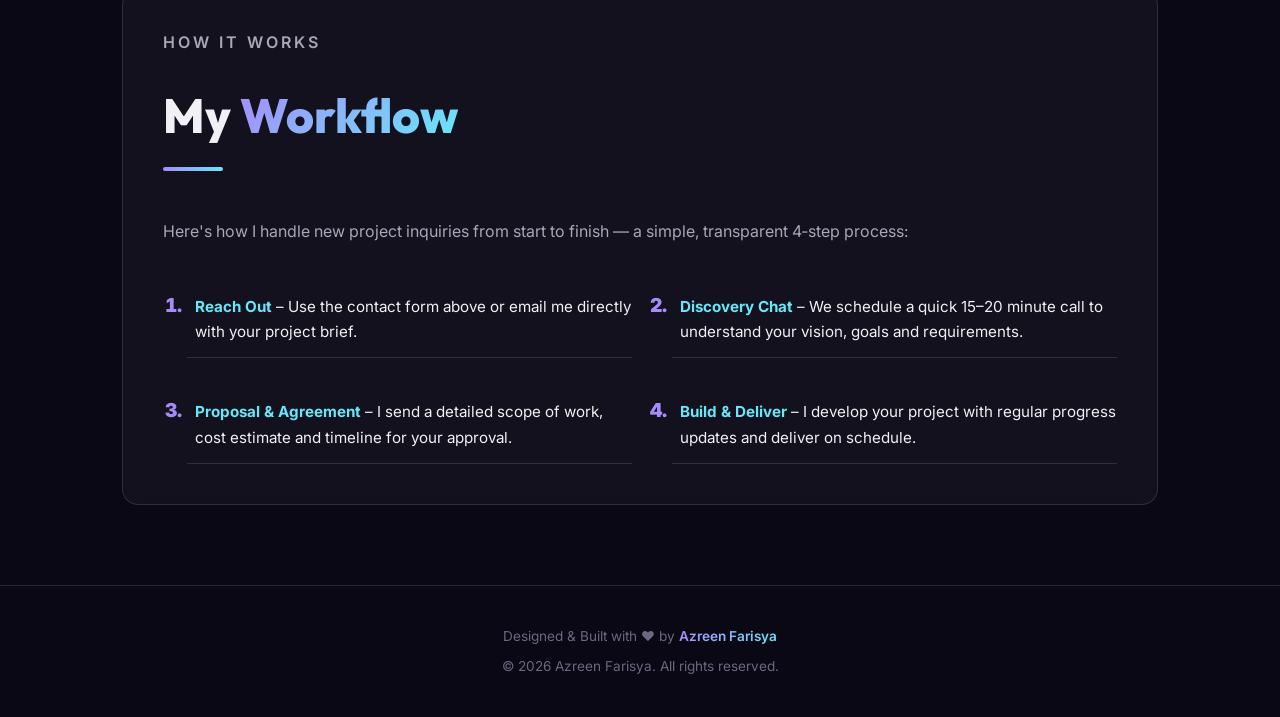
<file: contact.html>
<!DOCTYPE html>
<html lang="en">
<head>
  <meta charset="UTF-8" />
  <meta name="viewport" content="width=device-width, initial-scale=1.0" />
  <meta name="description" content="Contact Azreen Farisya to discuss opportunities, projects, or just to say hello." />
  <title>Contact — Azreen Farisya</title>
  <link rel="stylesheet" href="styles/main.css" />
  <style>
    .contact-grid { display: grid; grid-template-columns: 1fr 1.2fr; gap: 3rem; margin-bottom: 4rem; }
    @media(max-width:850px){.contact-grid{grid-template-columns: 1fr; gap: 2rem;}}

    .contact-info-card { background: var(--bg-card); border-radius: var(--radius); padding: 2.5rem; border: 1px solid var(--glass-border); }
    .contact-info-item { display: flex; align-items: flex-start; gap: 1rem; margin-bottom: 1.5rem; }
    .contact-info-item:last-child { margin-bottom: 0; }
    .contact-icon { width: 44px; height: 44px; border-radius: 50%; background: rgba(167,139,250,0.15); color: var(--accent-purple); display: flex; align-items: center; justify-content: center; font-size: 1.2rem; flex-shrink: 0; }
    .contact-text h3 { font-family: var(--font-heading); font-size: 1.1rem; font-weight: 700; margin-bottom: 0.2rem; }
    .contact-text p { font-size: 0.9rem; color: var(--text-secondary); }
    .contact-text a { color: var(--text-primary); font-weight: 500; text-decoration: underline; text-decoration-color: var(--accent-purple); }

    .social-links { display: flex; gap: 1rem; margin-top: 2rem; }
    .social-btn { width: 48px; height: 48px; border-radius: 50%; background: var(--bg-primary); border: 1px solid var(--glass-border); display: flex; align-items: center; justify-content: center; font-size: 1.25rem; transition: all var(--trans); }
    .social-btn:hover { background: var(--accent-purple); color: #fff; transform: translateY(-3px); box-shadow: 0 5px 15px rgba(167,139,250,0.4); }

    .social-btn img {
      width: 100%;
      height: 100%;
      object-fit: cover;   /* crops the image to fill the circle */
      border-radius: 50%;  /* makes the image itself round */
      display: block;
    }

    .form-group { margin-bottom: 1.5rem; }
    .form-label { display: block; font-weight: 500; margin-bottom: 0.5rem; font-size: 0.9rem; }
    .form-control { width: 100%; padding: 0.85rem 1rem; background: rgba(0,0,0,0.2); border: 1px solid var(--glass-border); border-radius: var(--radius-sm); color: var(--text-primary); font-family: var(--font-body); font-size: 0.95rem; transition: border-color var(--trans); }
    .form-control:focus { outline: none; border-color: var(--accent-purple); box-shadow: 0 0 0 3px rgba(167,139,250,0.15); }
    textarea.form-control { resize: vertical; min-height: 120px; }

    .faq-item { margin-bottom: 1rem; }
    .faq-summary { padding: 1rem 1.5rem; background: var(--bg-card); border: 1px solid var(--glass-border); border-radius: var(--radius-sm); font-weight: 600; cursor: pointer; display: flex; justify-content: space-between; align-items: center; transition: background var(--trans); }
    .faq-summary:hover { background: var(--bg-card-hover); }
    .faq-summary::after { content: '+'; font-size: 1.25rem; color: var(--accent-purple); transition: transform var(--trans); }
    details[open] .faq-summary::after { transform: rotate(45deg); }
    .faq-content { padding: 1rem 1.5rem; color: var(--text-secondary); line-height: 1.6; font-size: 0.9rem; background: rgba(0,0,0,0.1); border: 1px solid var(--glass-border); border-top: none; border-radius: 0 0 var(--radius-sm) var(--radius-sm); margin-top: -5px; }
    .faq-content ul {
        list-style: disc;           /* or 'circle', 'square' */
        padding-left: 1.25rem;
        margin: 0;
    }
    .faq-content ul li {
        color: var(--text-secondary);
        line-height: 1.8;
        margin-bottom: 0.5rem;
    }
    .faq-content ul li:last-child {
        margin-bottom: 0;
    }

    .nav-logo {
        font-family: var(--font-heading);
        font-size: 1.5rem;
        font-weight: 800;
        background: var(--grad-main);
        -webkit-background-clip: text;
        -webkit-text-fill-color: transparent;
        background-clip: text;
        letter-spacing: -0.5px;
        cursor: pointer;
        transition: opacity var(--trans-fast);
    }
    .nav-logo:hover {
        opacity: 0.85;
    }

    .nav-logo img {
        width: 50px;           /* adjust to your preferred size */
        height: 50px;          /* must equal width for a perfect circle */
        border-radius: 50%;    /* makes it round */
        object-fit: cover;     /* ensures the image fills the circle without distortion */
        display: block;        /* removes extra inline spacing */
    }

    /* ── Workflow / Process Steps ── */
.workflow-box {
    margin-top: 4rem;
    padding: 2.5rem;
    background: var(--bg-card);
    border-radius: var(--radius);
    border: 1px solid var(--glass-border);
    backdrop-filter: blur(6px);
}

.workflow-box .section-tag {
    margin-top: 0;
}

.workflow-box p {
    color: var(--text-secondary);
    margin-bottom: 2rem;
    font-size: 1rem;
}

.process-steps {
    list-style: decimal;
    padding-left: 1.5rem;
    margin: 0;
    display: grid;
    grid-template-columns: 1fr 1fr;
    gap: 1.5rem 2.5rem;
}

.process-steps li {
    font-size: 0.95rem;
    color: var(--text-primary);
    line-height: 1.7;
    padding: 0.75rem 0 0.75rem 0.5rem;
    border-bottom: 1px solid var(--glass-border);
}

.process-steps li::marker {
    color: var(--accent-purple);
    font-weight: 900;
    font-size: 1.2rem;
}

.process-steps li strong {
    color: var(--accent-cyan);
    font-weight: 700;
}

/* Mobile: stack to single column */
@media (max-width: 600px) {
    .process-steps {
        grid-template-columns: 1fr;
        gap: 0.5rem;
    }
    .workflow-box {
        padding: 1.5rem;
    }
}
  </style>
</head>
<body>
  <div class="orb orb-1"></div>
  <div class="orb orb-2"></div>
  <div class="orb orb-3"></div>

  <nav class="navbar">
    <a href="index.html" class="nav-logo">
        <img src="Image/Logo.jpeg" alt="Home" />
    </a>
    <ul class="nav-links" id="nav-links">
      <li><a class="nav-link" href="index.html">Home</a></li>
      <li><a class="nav-link" href="biodata.html">Biodata</a></li>
      <li><a class="nav-link" href="experience.html">Experience</a></li>
      <li><a class="nav-link" href="family.html">Family</a></li>
      <li><a class="nav-link" href="education.html">Education</a></li>
      <li><a class="nav-link" href="gallery.html">Gallery</a></li>
      <li><a class="nav-link" href="portfolio.html">Portfolio</a></li>
      <li><a class="nav-link active" href="contact.html">Contact</a></li>
    </ul>
    <button class="nav-toggle" id="nav-toggle"><span></span><span></span><span></span></button>
  </nav>

  <div class="page-wrap">
    <div class="page-hero">
      <div class="page-hero-tag">Get In Touch</div>
      <h1>Contact <span class="text-gradient">Me</span></h1>
      <p>Have a project in mind, or just want to say hello? Let's talk.</p>
    </div>

    <div class="section" style="padding-top:1rem">
      <div class="contact-grid">
        <!-- Contact Info -->
        <div class="fade-up">
          <div class="contact-info-card">
            <h2 style="font-family: var(--font-heading); margin-bottom: 2rem;">Contact Information</h2>
            
            <div class="contact-info-item">
              <div class="contact-icon">✉️</div>
              <div class="contact-text">
                <h3>Email</h3>
                <p><a href="mailto:naharazreen@gmail.com">naharazreen@gmail.com</a></p>
                <button class="btn-outline" style="padding: 0.3rem 0.6rem; font-size: 0.75rem; margin-top: 0.5rem;" data-copy-email="naharazreen@gmail.com">Copy Email</button>
              </div>
            </div>

            <div class="contact-info-item">
              <div class="contact-icon">📞</div>
              <div class="contact-text">
                <h3>Phone</h3>
                <p>+60 13-433 1235</p>
              </div>
            </div>

            <div class="contact-info-item">
              <div class="contact-icon">📍</div>
              <div class="contact-text">
                <h3>Location</h3>
                <p>Bandar Country Home, Rawang, Selangor</p>
              </div>
            </div>

            <div style="margin-top: 2rem; padding-top: 2rem; border-top: 1px solid var(--glass-border);">
              <h3 style="font-family: var(--font-heading); margin-bottom: 1rem;">Social Profiles</h3>
              <div class="social-links">
                <a href="https://wa.me/60134331235?text=Hi%20Azreen%2C%20Are%20you%20still%20taking%20slots%20to%20do%20projects%3F" target="_blank" rel="noopener noreferrer" class="social-btn">
                  <img src="Image/Whatsapp_logo.png" alt="Whatsapp" />
                </a>
                <a href="https://www.instagram.com/zeerennn/" target="_blank" rel="noopener noreferrer" class="social-btn">
                  <img src="Image/Instagram_logo.png" alt="Instagram" />
                </a>
                <a href="https://www.tiktok.com/@_hushhhhh" target="_blank" rel="noopener noreferrer" class="social-btn">
                  <img src="Image/Tiktok_logo.jpg" alt="Tiktok" />
                </a>
              </div>
            </div>

            <div style="margin-top: 2rem;">
              <span class="badge green">● Open to opportunities</span>
            </div>
          </div>
        </div>

        <!-- Contact Form -->
        <div class="fade-up">
          <div class="card">
            <div class="card-inner">
              <h2 style="font-family: var(--font-heading); margin-bottom: 2rem;">Send Me a Message</h2>
              <form id="contact-form">
                <div class="form-group">
                  <label class="form-label" for="name">Your Name</label>
                  <input type="text" id="name" class="form-control" required placeholder="Azreen Farisya">
                </div>
                <div class="form-group">
                  <label class="form-label" for="email">Your Email</label>
                  <input type="email" id="email" class="form-control" required placeholder="naharazreen@gmail.com">
                </div>
                <div class="form-group">
                  <label class="form-label" for="subject">Subject</label>
                  <select id="subject" class="form-control" required>
                    <option value="" disabled selected>Select a subject</option>
                    <option value="job">Job Opportunity</option>
                    <option value="freelance">Freelance Project</option>
                    <option value="collab">Collaboration</option>
                    <option value="other">Other / Just saying hi</option>
                  </select>
                </div>
                <div class="form-group">
                  <label class="form-label" for="message">Message</label>
                  <textarea id="message" class="form-control" required placeholder="Tell me about your project..."></textarea>
                </div>
                <button type="submit" class="btn btn-primary" style="width: 100%; justify-content: center; margin-top: 1rem;">
                  Send Message
                </button>
              </form>
            </div>
          </div>
        </div>
      </div>

      <!-- FAQ Section -->
      <p class="section-tag" style="margin-top:4rem">Common Queries</p>
      <h2 class="section-title">Frequently Asked <span>Questions</span></h2>
      <div class="section-divider"></div>
      
      <div class="fade-up">
        <details class="faq-item">
          <summary class="faq-summary">Are you currently taking on new freelance projects?</summary>
          <div class="faq-content">
              <ul>
                  <li>Yes! I currently have bandwidth for small to medium-sized freelance projects.</li>
                  <li>For larger projects, please reach out so we can discuss timelines and availability.</li>
              </ul>
          </div>
        </details>
        
        <details class="faq-item">
          <summary class="faq-summary">What services do you offer?</summary>
          <div class="faq-content">
              <ul>
                  <li>Full-stack web development (React, Node.js), UI/UX design implementation, performance optimization, and architectural consulting.</li>
                  <li>I do not typically take on mobile-only or SEO-only projects.</li>
              </ul>
          </div>
        </details>

        <details class="faq-item">
          <summary class="faq-summary">How quickly do you respond to inquiries?</summary>
          <div class="faq-content">
              <ul>
                  <li>I aim to respond to all emails and contact form submissions within 24 business hours.</li>
                  <li>If your request is urgent, please mention that in the subject line.</li>
              </ul>
          </div>
        </details>
      </div>

      <!-- ── WORKFLOW / PROCESS ── -->
<div class="workflow-box fade-up">
    <p class="section-tag">How It Works</p>
    <h2 class="section-title">My <span>Workflow</span></h2>
    <div class="section-divider"></div>
    <p>Here's how I handle new project inquiries from start to finish — a simple, transparent 4‑step process:</p>

    <ol class="process-steps">
        <li>
            <strong>Reach Out</strong> – Use the contact form above or email me directly with your project brief.
        </li>
        <li>
            <strong>Discovery Chat</strong> – We schedule a quick 15–20 minute call to understand your vision, goals and requirements.
        </li>
        <li>
            <strong>Proposal &amp; Agreement</strong> – I send a detailed scope of work, cost estimate and timeline for your approval.
        </li>
        <li>
            <strong>Build &amp; Deliver</strong> – I develop your project with regular progress updates and deliver on schedule.
        </li>
    </ol>
</div>

    </div>

    <footer class="footer">
      <p>Designed &amp; Built with ❤️ by <span>Azreen Farisya</span></p>
      <p style="margin-top:0.5rem">© 2026 Azreen Farisya. All rights reserved.</p>
    </footer>
  </div>

  <div id="toast-container"></div>
  <script src="scripts/main.js"></script>

  <script>
        // Fallback to reveal fade-up elements without external main.js
        document.addEventListener('DOMContentLoaded', function() {
            const fadeElements = document.querySelectorAll('.fade-up');

            // If IntersectionObserver is supported, use it
            if ('IntersectionObserver' in window) {
                const observer = new IntersectionObserver((entries) => {
                    entries.forEach(entry => {
                        if (entry.isIntersecting) {
                            entry.target.classList.add('visible');
                        }
                    });
                }, { threshold: 0.15 });

                fadeElements.forEach(el => observer.observe(el));
            } else {
                // Fallback: just show everything immediately
                fadeElements.forEach(el => el.classList.add('visible'));
            }
        });
    </script>
</body>
</html>
</file>
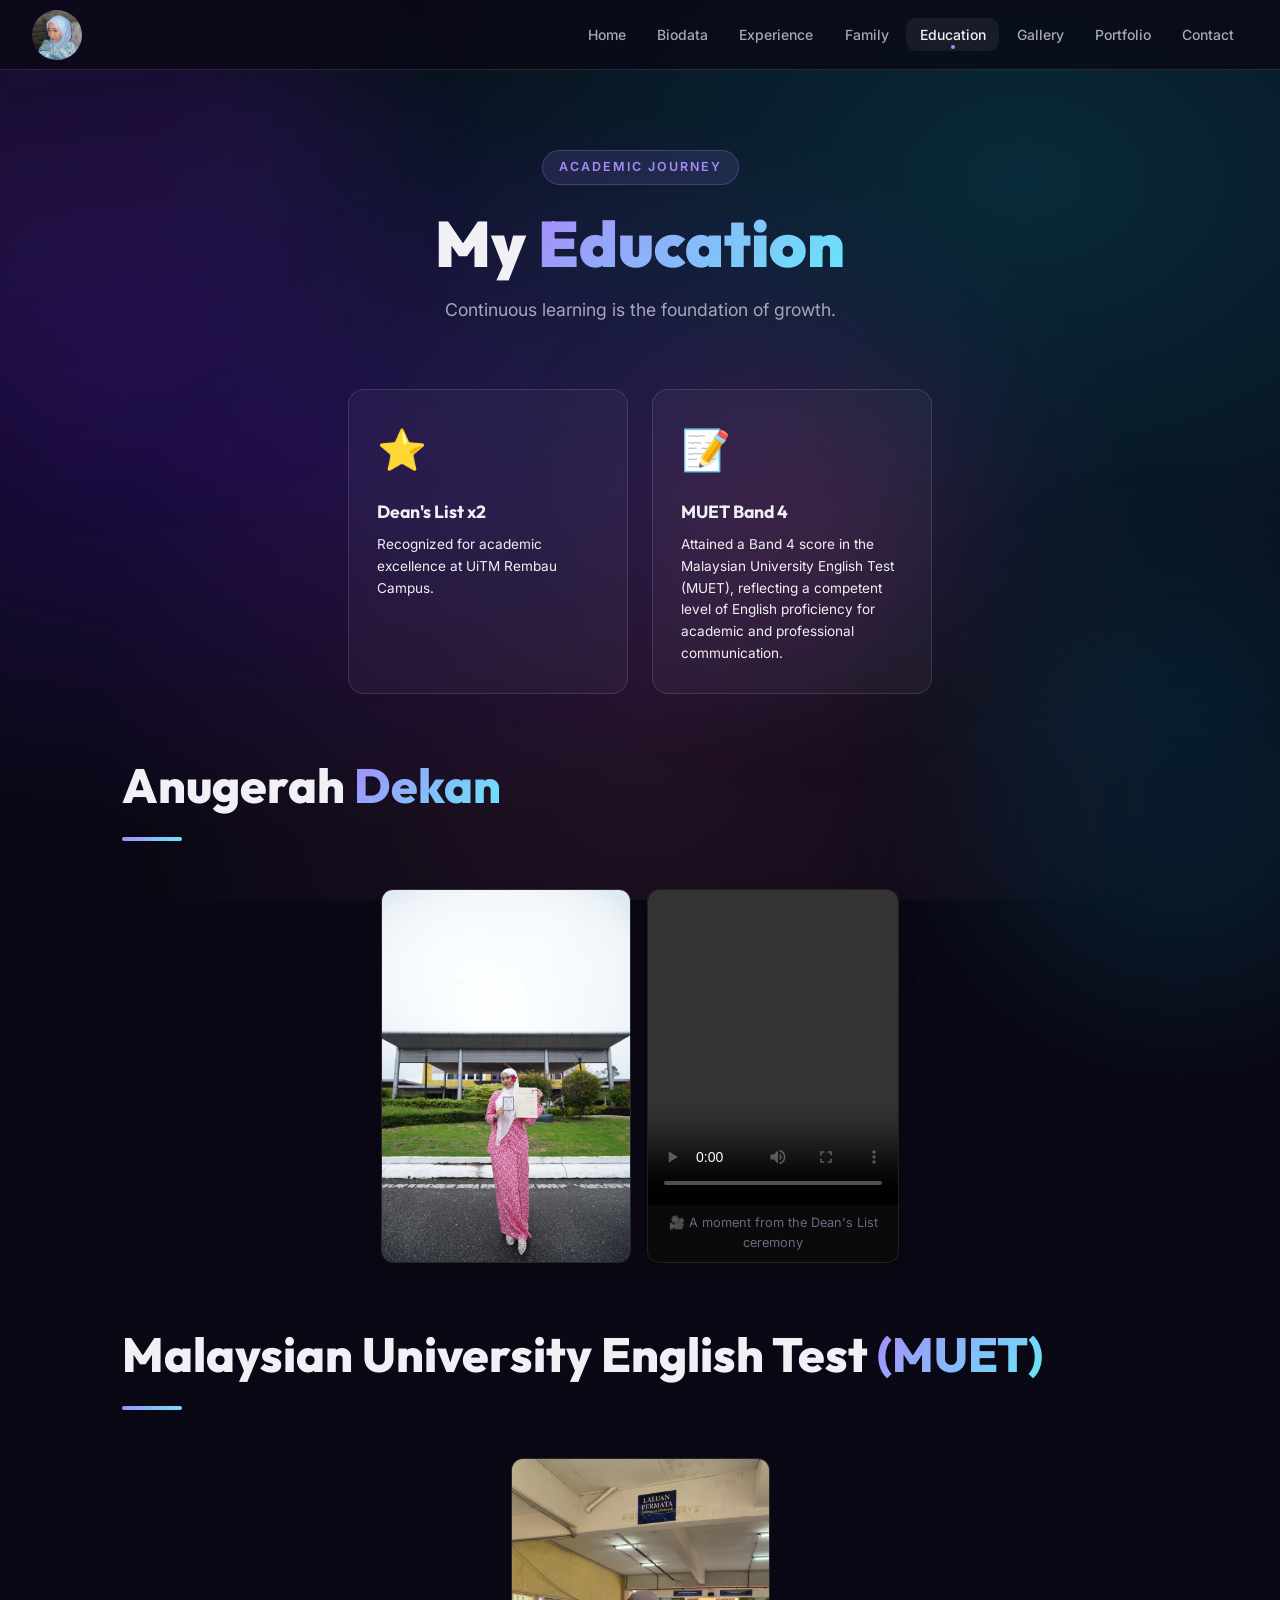
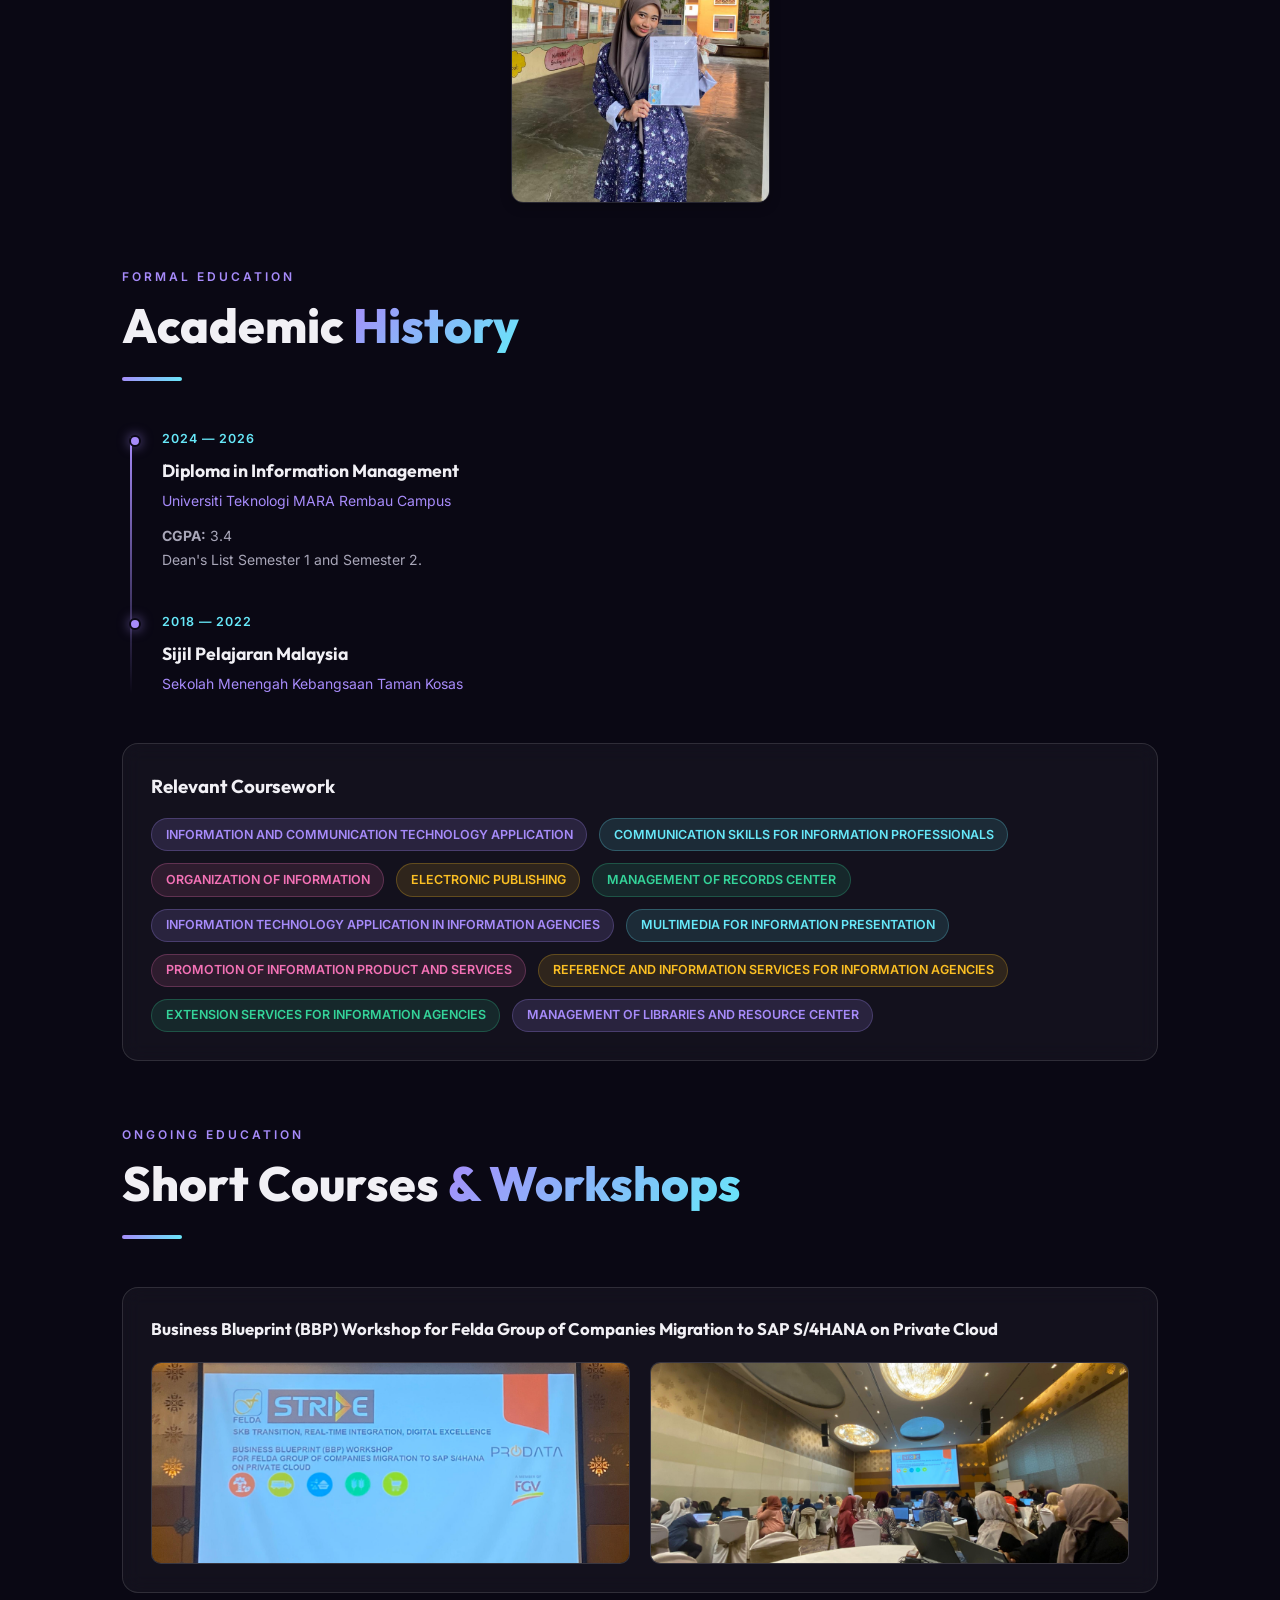
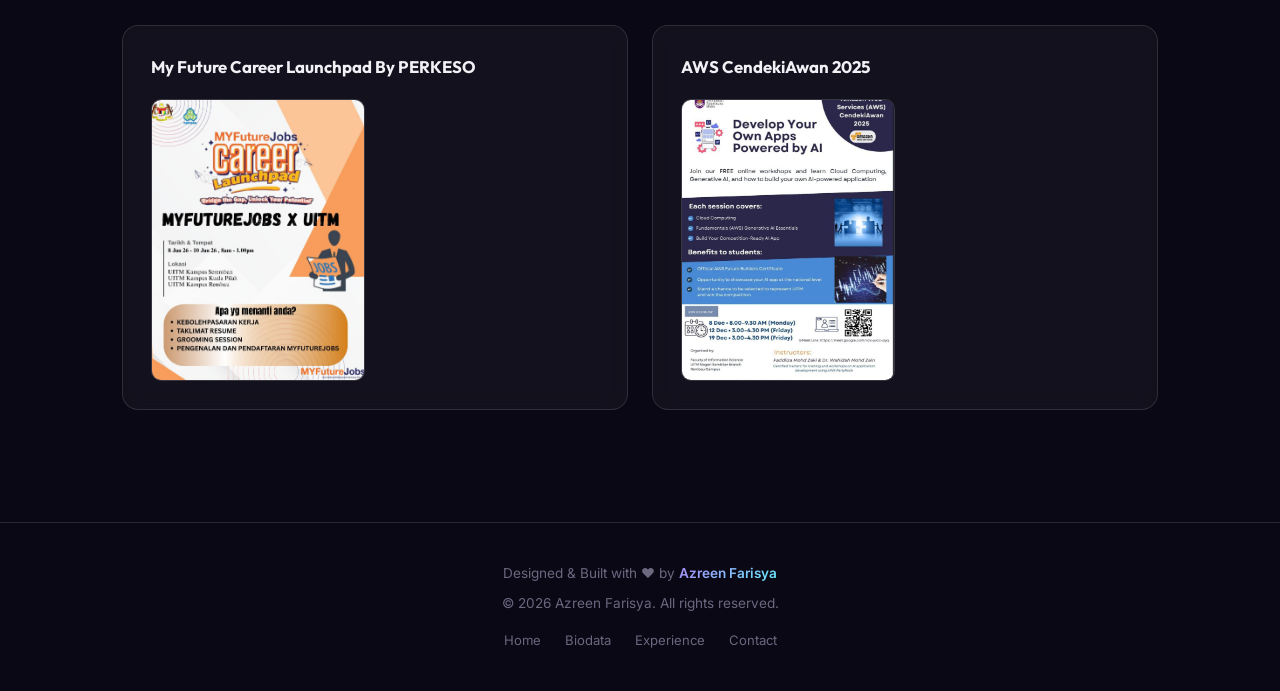
<file: education.html>
<!DOCTYPE html>
<html lang="en">
<head>
  <meta charset="UTF-8" />
  <meta name="viewport" content="width=device-width, initial-scale=1.0" />
  <meta name="description" content="Azreen Farisya's academic background and certifications." />
  <title>Education — Azreen Farisya</title>
  <link rel="stylesheet" href="styles/main.css" />
  <style>
    .edu-achievements {
      display: flex;
      flex-wrap: wrap;         
      justify-content: center;   
      gap: 1.5rem;
      margin-bottom: 3rem;
    }

    .achieve-card {
      flex: 0 1 280px;          
      max-width: 300px;
      width: 100%;
    }

    .achieve-icon { font-size: 2.5rem; margin-bottom: 1rem; }
    .achieve-title { font-family: var(--font-heading); font-size: 1.1rem; font-weight: 700; margin-bottom: 0.5rem; }

    /* ── Responsive: stack on smaller screens ── */
    @media (max-width: 768px) {
      .edu-achievements {
        flex-direction: column;  
        align-items: center;     
      }
      .achieve-card {
        flex: 0 0 100%;         
        max-width: 400px; 
      }
    }

    .cert-grid { display: grid; grid-template-columns: repeat(2, 1fr); gap: 1.5rem; }
    .cert-card { display: flex; align-items: flex-start; gap: 1.25rem; padding: 1.5rem; }
    .cert-icon { width: 50px; height: 50px; border-radius: 12px; display: flex; align-items: center; justify-content: center; font-size: 1.5rem; flex-shrink: 0; }
    .cert-info h3 { font-family: var(--font-heading); font-size: 1.05rem; font-weight: 700; margin-bottom: 0.3rem; }
    .cert-info p { font-size: 0.85rem; color: var(--text-secondary); margin-bottom: 0.2rem; }
    .cert-info .year { color: var(--accent-cyan); font-weight: 600; font-size: 0.8rem; }
    @media(max-width:768px){.cert-grid{grid-template-columns: 1fr;}}

    .course-badges { display: flex; flex-wrap: wrap; gap: 0.75rem; }
    .ws-icon { font-size: 1.25rem; }
    .ws-content h4 { font-size: 1rem; font-weight: 600; margin-bottom: 0.2rem; }
    .ws-content p { font-size: 0.85rem; color: var(--text-secondary); }

    /* ── Workshop Card ── */
    .card.fade-up {
      margin-bottom: 2rem;
    }

    .workshop-title {
      font-family: var(--font-heading);
      font-size: 1.05rem;
      font-weight: 700;
      color: var(--text-primary);
      margin-bottom: 1.25rem;
      line-height: 1.5;
    }

    .workshop-gallery {
      display: grid;
      grid-template-columns: 1fr 1fr;
      gap: 1.25rem;
    }

    .workshop-image {
      border-radius: var(--radius-sm);
      overflow: hidden;
      border: 1px solid var(--glass-border);
      transition: transform var(--trans), box-shadow var(--trans);
      background: var(--bg-card);
    }

    .workshop-image:hover {
      transform: scale(1.02);
      box-shadow: var(--shadow-card);
    }

    .workshop-image img {
      width: 100%;
      height: 200px;
      object-fit: cover;
      display: block;
    }

    .workshop-image2 {
      border-radius: var(--radius-sm);
      overflow: hidden;
      border: 1px solid var(--glass-border);
      transition: transform var(--trans), box-shadow var(--trans);
      background: var(--bg-card);
    }

    .workshop-image2:hover {
      transform: scale(1.02);
      box-shadow: var(--shadow-card);
    }

    .workshop-image2 img {
      width: 100%;
      height: 280px;
      object-fit: cover;
      display: block;
    }

    /* ── Workshop Grid (2 columns) ── */
    .workshop-grid {
      display: grid;
      grid-template-columns: 1fr 1fr;
      gap: 24px;
      margin-bottom: 2rem;
    }

    .workshop-grid .card {
      margin-bottom: 0;   /* grid handles spacing */
    }

    /* ── Responsive ── */
    @media (max-width: 768px) {
      .workshop-grid {
        grid-template-columns: 1fr;  /* stack on mobile */
      }

      .workshop-gallery {
        grid-template-columns: 1fr;
      }

      .workshop-image img {
        height: 180px;
      }
    }

      .evidence-wrapper {
    display: flex;
    justify-content: center;
    margin-top: 1.5rem;
  }

  .evidence-row {
    display: flex;
    gap: 1rem;
    align-items: stretch;
    width: 50%;
  }

  .evidence-item {
    flex: 1;
    display: flex;
    flex-direction: column;
    min-width: 0;
  }

  /* ── Responsive: stack on mobile ── */
  @media (max-width: 768px) {
    .evidence-row {
      width: 100%;           /* full width on mobile */
      flex-wrap: wrap;       /* allow wrapping */
    }
    .evidence-item {
      flex: 0 0 100%;        /* each takes full width */
      max-width: 100%;       /* force full width */
    }
  }

  .nav-logo {
        font-family: var(--font-heading);
        font-size: 1.5rem;
        font-weight: 800;
        background: var(--grad-main);
        -webkit-background-clip: text;
        -webkit-text-fill-color: transparent;
        background-clip: text;
        letter-spacing: -0.5px;
        cursor: pointer;
        transition: opacity var(--trans-fast);
    }
    .nav-logo:hover {
        opacity: 0.85;
    }

    .nav-logo img {
        width: 50px;           /* adjust to your preferred size */
        height: 50px;          /* must equal width for a perfect circle */
        border-radius: 50%;    /* makes it round */
        object-fit: cover;     /* ensures the image fills the circle without distortion */
        display: block;        /* removes extra inline spacing */
    }
    }
  </style>
</head>
<body>
  <div class="orb orb-1"></div>
  <div class="orb orb-2"></div>
  <div class="orb orb-3"></div>

  <nav class="navbar">
    <a href="index.html" class="nav-logo">
        <img src="Image/Logo.jpeg" alt="Home" />
    </a>
    <ul class="nav-links" id="nav-links">
      <li><a class="nav-link" href="index.html">Home</a></li>
      <li><a class="nav-link" href="biodata.html">Biodata</a></li>
      <li><a class="nav-link" href="experience.html">Experience</a></li>
      <li><a class="nav-link" href="family.html">Family</a></li>
      <li><a class="nav-link active" href="education.html">Education</a></li>
      <li><a class="nav-link" href="gallery.html">Gallery</a></li>
      <li><a class="nav-link" href="portfolio.html">Portfolio</a></li>
      <li><a class="nav-link" href="contact.html">Contact</a></li>
    </ul>
    <button class="nav-toggle" id="nav-toggle"><span></span><span></span><span></span></button>
  </nav>

  <div class="page-wrap">
    <div class="page-hero">
      <div class="page-hero-tag">Academic Journey</div>
      <h1>My <span class="text-gradient">Education</span></h1>
      <p>Continuous learning is the foundation of growth.</p>
    </div>

    <div class="section" style="padding-top:1rem">
      
      <!-- Academic Achievements -->
      <div class="edu-achievements fade-up">
        <div class="card achieve-card">
          <div class="card-inner">
            <div class="achieve-icon">⭐</div>
            <h3 class="achieve-title">Dean's List x2</h3>
            <p class="text-secondary" style="font-size:0.85rem;">Recognized for academic excellence at UiTM Rembau Campus.</p>
          </div>
        </div>

        <div class="card achieve-card">
          <div class="card-inner">
            <div class="achieve-icon">📝</div>
            <h3 class="achieve-title">MUET Band 4</h3>
            <p class="text-secondary" style="font-size:0.85rem;">Attained a Band 4 score in the Malaysian University English Test (MUET), reflecting a competent level of English proficiency for academic and professional communication.</p>
          </div>
        </div>
      </div>

      <!-- ── Evidence Gallery for Dean's List ── -->
      <h2 class="section-title" style="margin-top:4rem">Anugerah <span>Dekan</span></h2>
      <div class="section-divider"></div>

      <div class="evidence-wrapper fade-up">

        <div class="evidence-row">

          <!-- Image container -->
          <div class="evidence-item">
            <img src="Image/Education_1.jpeg" alt="Dean's List" style="width: 100%; height: 100%; object-fit: cover; border-radius: 12px; border: 1px solid var(--glass-border); box-shadow: 0 4px 12px rgba(0,0,0,0.2); display: block;">
          </div>

          <!-- Video container (with caption inside) -->
          <div class="evidence-item" style="border-radius: 12px; overflow: hidden; border: 1px solid var(--glass-border); box-shadow: 0 4px 16px rgba(0,0,0,0.25); background: #000;">
            
            <video controls style="width: 100%; flex: 1; background: #000; display: block; object-fit: contain;">
              <source src="Video/Education_1.mp4" type="video/mp4">
              Your browser does not support the video tag.
            </video>
            
            <p style="font-size: 0.8rem; color: var(--text-muted); text-align: center; padding: 0.5rem; margin: 0; background: var(--bg-card); flex-shrink: 0;">
              🎥 A moment from the Dean's List ceremony
            </p>
          </div>
        </div>
      </div>

      <!-- ── Evidence for MUET ── -->
      <h2 class="section-title" style="margin-top:4rem">Malaysian University English Test <span>(MUET)</span></h2>
      <div class="section-divider"></div>

      <div class="evidence-wrapper fade-up">

  <div class="evidence-row" style="justify-content: center;">

    <!-- Single Image container (centered) -->
    <div class="evidence-item" style="flex: 0 0 50%; max-width: 50%;">
      <img src="Image/Education_2.jpeg" alt="MUET" style="width: 100%; height: auto; object-fit: cover; border-radius: 12px; border: 1px solid var(--glass-border); box-shadow: 0 4px 12px rgba(0,0,0,0.2); display: block;">
    </div>

  </div>

</div>

      <!-- Education Timeline -->
      <p class="section-tag" style="margin-top:4rem">Formal Education</p>
      <h2 class="section-title">Academic <span>History</span></h2>
      <div class="section-divider"></div>

      <div class="timeline fade-up">
        <div class="timeline-item">
          <div class="timeline-date">2024 — 2026</div>
          <h3 class="timeline-title">Diploma in Information Management</h3>
          <div class="timeline-sub">Universiti Teknologi MARA Rembau Campus</div>
          <p class="timeline-desc"><strong>CGPA:</strong> 3.4<br>Dean's List Semester 1 and Semester 2.</p>
        </div>
        <div class="timeline-item">
          <div class="timeline-date">2018 — 2022</div>
          <h3 class="timeline-title">Sijil Pelajaran Malaysia</h3>
          <div class="timeline-sub">Sekolah Menengah Kebangsaan Taman Kosas</div>
        </div>
      </div>

      <!-- Relevant Courses -->
      <div class="card fade-up" style="margin: 3rem 0;">
        <div class="card-inner">
          <h3 style="font-family:var(--font-heading); margin-bottom: 1rem;">Relevant Coursework</h3>
          <div class="course-badges">
            <span class="badge">INFORMATION AND COMMUNICATION TECHNOLOGY
APPLICATION</span>
            <span class="badge cyan">COMMUNICATION SKILLS FOR INFORMATION
PROFESSIONALS
</span>
            <span class="badge pink">ORGANIZATION OF INFORMATION</span>
            <span class="badge amber">ELECTRONIC PUBLISHING</span>
            <span class="badge green">MANAGEMENT OF RECORDS CENTER</span>
            <span class="badge">INFORMATION TECHNOLOGY APPLICATION IN
INFORMATION AGENCIES</span>
            <span class="badge cyan">MULTIMEDIA FOR INFORMATION PRESENTATION</span>
            <span class="badge pink">PROMOTION OF INFORMATION PRODUCT AND SERVICES</span>
            <span class="badge amber">REFERENCE AND INFORMATION SERVICES FOR
INFORMATION AGENCIES</span>
            <span class="badge green">EXTENSION SERVICES FOR INFORMATION AGENCIES</span>
            <span class="badge">MANAGEMENT OF LIBRARIES AND RESOURCE CENTER</span>
          </div>
        </div>
      </div>

      <!-- Certifications -->
<!--       <p class="section-tag" style="margin-top:4rem">Professional Credentials</p>
      <h2 class="section-title">Certifications <span>&amp; Awards</span></h2>
      <div class="section-divider"></div>

      <div class="cert-grid fade-up">
        <div class="card cert-card">
          <div class="card-inner cert-icon" style="background:rgba(251,191,36,0.15)">☁️</div>
          <div class="cert-info">
            <h3>AWS Solutions Architect</h3>
            <p>Amazon Web Services</p>
            <p class="year">2023</p>
          </div>
        </div>
        <div class="card cert-card">
          <div class="card-inner cert-icon" style="background:rgba(103,232,249,0.12)">🌐</div>
          <div class="cert-info">
            <h3>Google Cloud Professional</h3>
            <p>Google Cloud Platform</p>
            <p class="year">2022</p>
          </div>
        </div>
        <div class="card cert-card">
          <div class="card-inner cert-icon" style="background:rgba(167,139,250,0.15)">💻</div>
          <div class="cert-info">
            <h3>Meta Frontend Developer</h3>
            <p>Meta (Facebook)</p>
            <p class="year">2021</p>
          </div>
        </div>
        <div class="card cert-card">
          <div class="card-inner cert-icon" style="background:rgba(52,211,153,0.12)">🔄</div>
          <div class="cert-info">
            <h3>Certified Scrum Master</h3>
            <p>Scrum Alliance</p>
            <p class="year">2020</p>
          </div>
        </div>
        <div class="card cert-card">
          <div class="card-inner cert-icon" style="background:rgba(16,185,129,0.15)">🍃</div>
          <div class="cert-info">
            <h3>MongoDB Developer</h3>
            <p>MongoDB University</p>
            <p class="year">2019</p>
          </div>
        </div>
      </div> -->

      <!-- Workshops -->
      <p class="section-tag" style="margin-top:4rem">Ongoing Education</p>
      <h2 class="section-title">Short Courses <span>&amp; Workshops</span></h2>
      <div class="section-divider"></div>

      <!-- First Workshop -->
      <div class="card fade-up">
        <div class="card-inner">
          <!-- Workshop Header -->
          <div class="workshop-header">
            <h4 class="workshop-title">Business Blueprint (BBP) Workshop for Felda Group of Companies Migration to SAP S/4HANA on Private Cloud</h4>
          </div>

          <!-- Workshop Images (Evidence) -->
          <div class="workshop-gallery">
            <div class="workshop-image">
              <img src="Image/Education_4.jpeg" alt="Workshop evidence 1" />
            </div>
            <div class="workshop-image">
              <img src="Image/Education_5.jpeg" alt="Workshop evidence 2" />
            </div>
          </div>
        </div>
      </div>

      <div class="workshop-grid">
        <!-- Second workshop -->
        <div class="card fade-up">
          <div class="card-inner">
            <div class="workshop-header">
              <h4 class="workshop-title">My Future Career Launchpad By PERKESO</h4>
            </div>
            <div class="workshop-gallery">
              <div class="workshop-image2">
                <img src="Image/Education_6.jpeg" alt="Workshop evidence 3" />
              </div>
            </div>
          </div>
        </div>

        <!-- Third workshop -->
        <div class="card fade-up">
          <div class="card-inner">
            <div class="workshop-header">
              <h4 class="workshop-title">AWS CendekiAwan 2025</h4>
            </div>
            <div class="workshop-gallery">
              <div class="workshop-image2">
                <img src="Image/Education_7.jpeg" alt="Workshop evidence 4" />
              </div>
            </div>
          </div>
        </div>
      </div>

    </div>

    <footer class="footer">
      <p>Designed &amp; Built with ❤️ by <span>Azreen Farisya</span></p>
      <p style="margin-top:0.5rem">© 2026 Azreen Farisya. All rights reserved.</p>
      <div class="footer-links">
        <a href="index.html">Home</a><a href="biodata.html">Biodata</a><a href="experience.html">Experience</a><a href="contact.html">Contact</a>
      </div>
    </footer>
  </div>

  <div id="toast-container"></div>
  <script src="scripts/main.js"></script>
  <script>
    setTimeout(() => Toast.show({type:'info', title:'Education', message:'My academic journey and certifications.'}), 800);
  </script>

  <script>
        // Fallback to reveal fade-up elements without external main.js
        document.addEventListener('DOMContentLoaded', function() {
            const fadeElements = document.querySelectorAll('.fade-up');

            // If IntersectionObserver is supported, use it
            if ('IntersectionObserver' in window) {
                const observer = new IntersectionObserver((entries) => {
                    entries.forEach(entry => {
                        if (entry.isIntersecting) {
                            entry.target.classList.add('visible');
                        }
                    });
                }, { threshold: 0.15 });

                fadeElements.forEach(el => observer.observe(el));
            } else {
                // Fallback: just show everything immediately
                fadeElements.forEach(el => el.classList.add('visible'));
            }
        });
    </script>
</body>
</html>
</file>
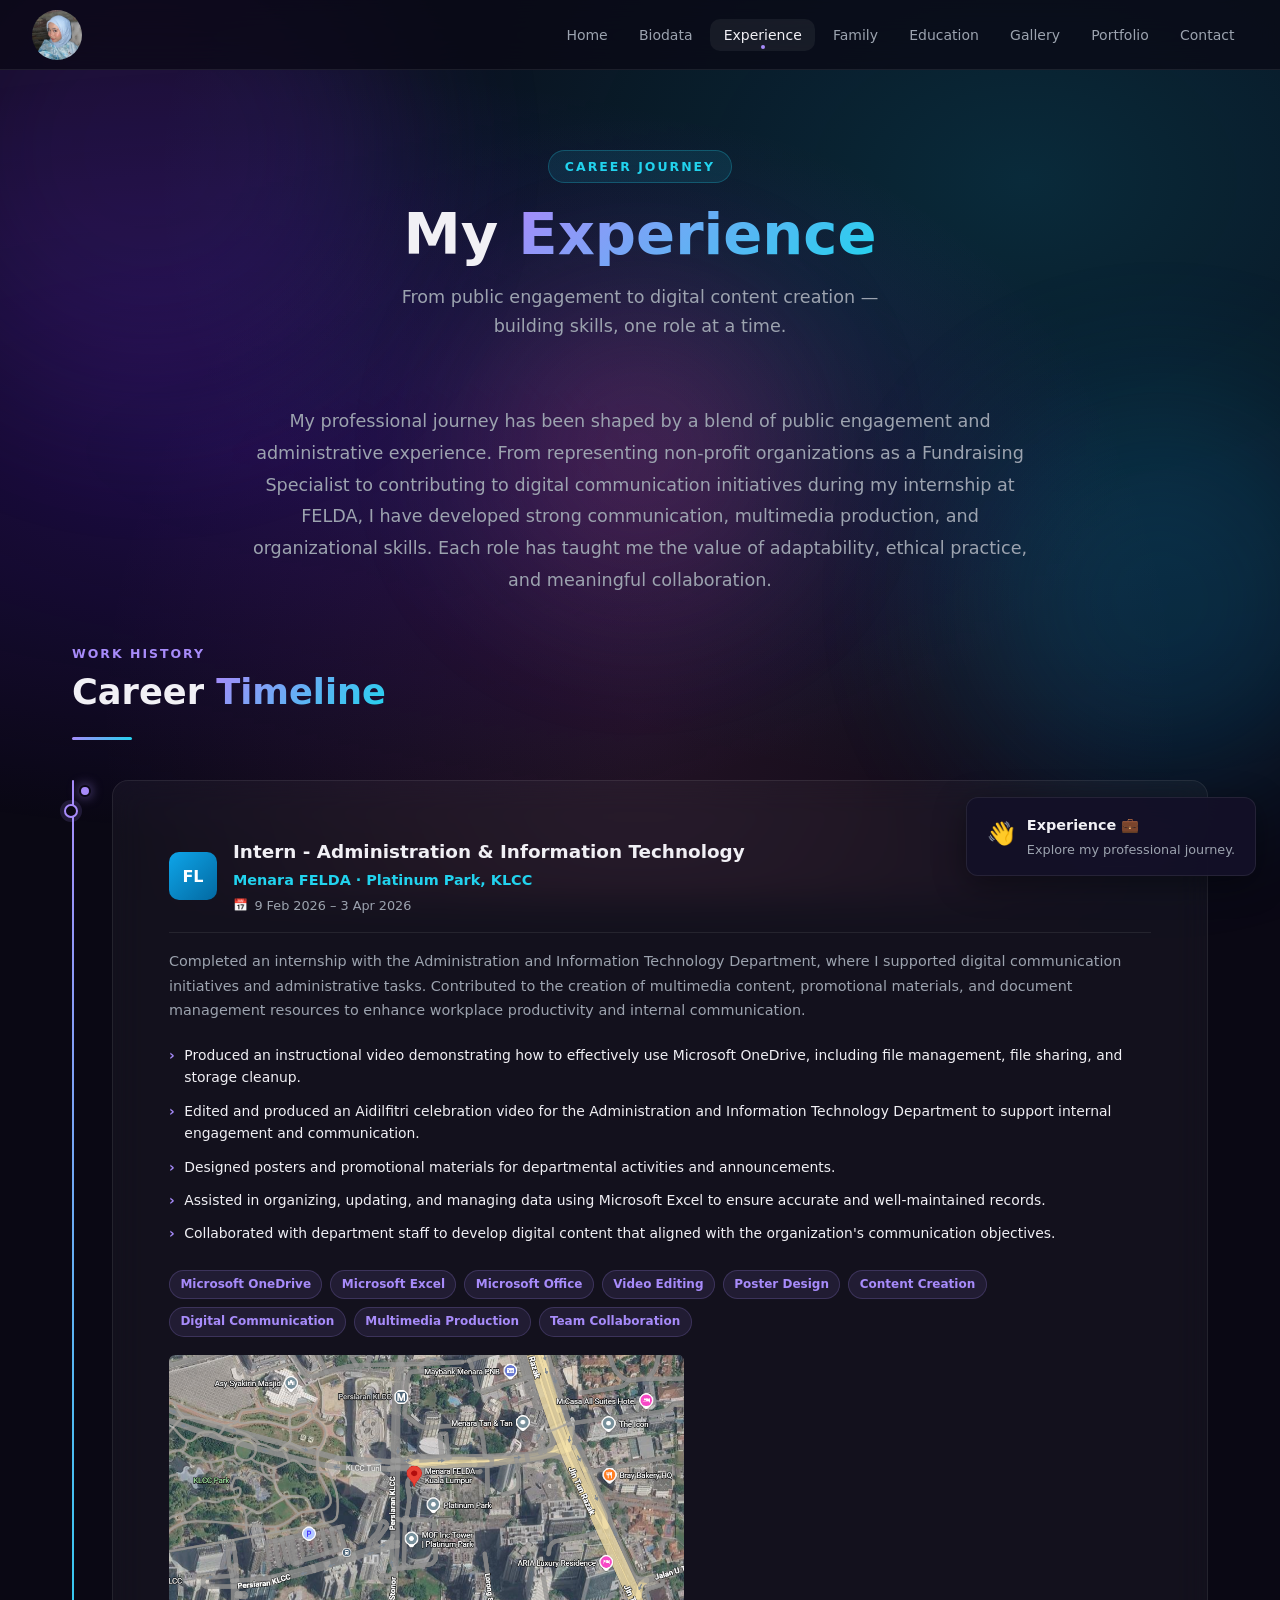
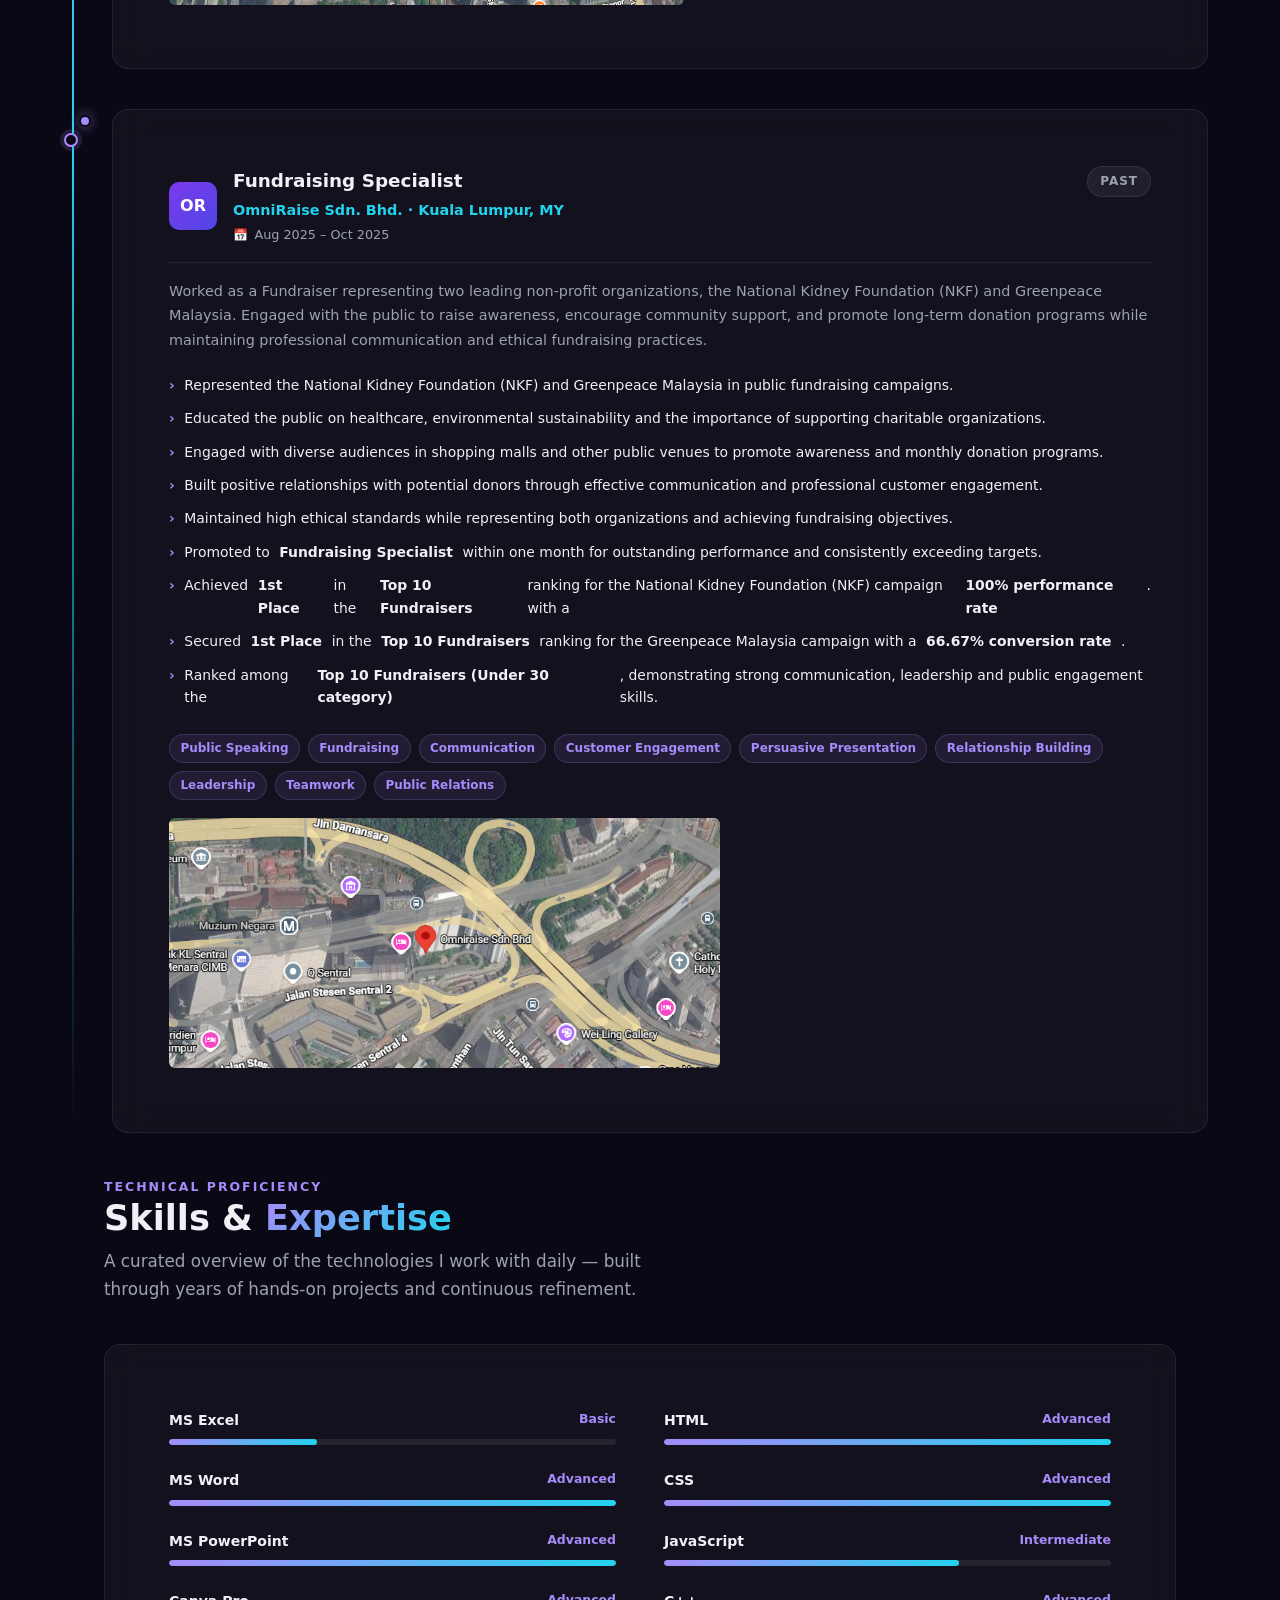
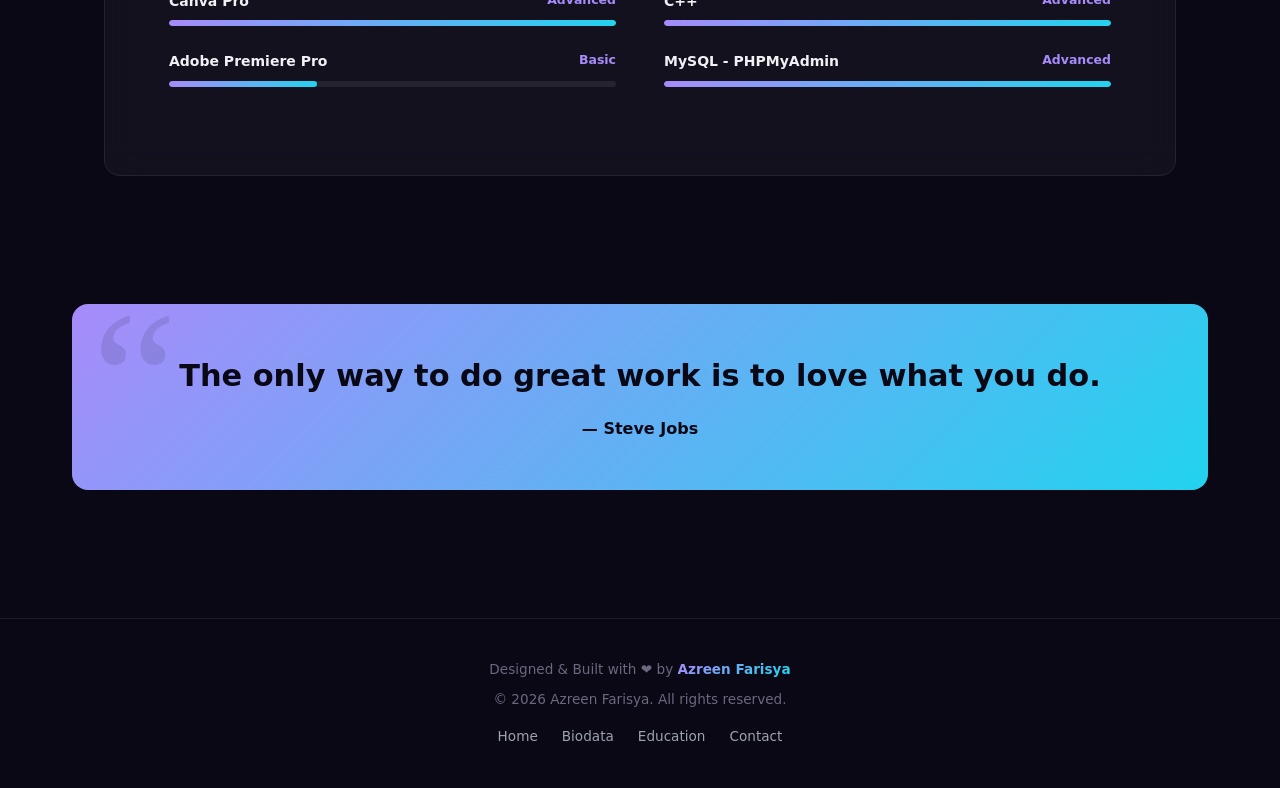
<file: experience.html>
﻿<!DOCTYPE html>
<html lang="en">
<head>
  <meta charset="UTF-8" />
  <meta name="viewport" content="width=device-width, initial-scale=1.0" />
  <meta name="description" content="Azreen Farisya's professional experience and career journey." />
  <title>Experience — Azreen Farisya</title>
  <link rel="stylesheet" href="styles/main.css" />
  <style>
    /* ══════════════════════════════════
       DESIGN TOKENS  (mirrors main.css)
    ══════════════════════════════════ */
    :root {
      --bg-base:       #0a0814;
      --bg-card:       rgba(255,255,255,0.04);
      --glass-border:  rgba(255,255,255,0.08);
      --glass-blur:    blur(16px);

      --accent-purple: #a78bfa;
      --accent-cyan:   #22d3ee;
      --accent-pink:   #f472b6;
      --accent-amber:  #fbbf24;
      --accent-green:  #34d399;

      --grad-main:     linear-gradient(135deg, #a78bfa, #22d3ee);
      --grad-warm:     linear-gradient(135deg, #f59e0b, #ec4899);

      --text-primary:  #f1f0f5;
      --text-secondary:#9ca3af;

      --font-heading:  'Segoe UI', system-ui, sans-serif;
      --font-body:     'Segoe UI', system-ui, sans-serif;
      --radius:        1rem;
    }

    /* ── Reset ── */
    *, *::before, *::after { box-sizing: border-box; margin: 0; padding: 0; }

    body {
      background: var(--bg-base);
      color: var(--text-primary);
      font-family: var(--font-body);
      min-height: 100vh;
      overflow-x: hidden;
    }

    /* ── Ambient orbs ── */
    .orb {
      position: fixed; border-radius: 50%;
      filter: blur(80px); opacity: 0.18;
      pointer-events: none; z-index: 0;
    }
    .orb-1 { width:500px; height:500px; background:#7c3aed; top:-100px; left:-100px; }
    .orb-2 { width:400px; height:400px; background:#0ea5e9; bottom:100px; right:-80px; }
    .orb-3 { width:300px; height:300px; background:#ec4899; top:50%; left:50%; transform:translate(-50%,-50%); }

    /* ── Page layout ── */
    .page-wrap { position: relative; z-index: 1; }

    .page-hero { text-align: center; padding: 5rem 2rem 3rem; }
    .page-hero-tag {
      display: inline-block;
      font-size: 0.78rem; font-weight: 700; text-transform: uppercase; letter-spacing: 2px;
      color: var(--accent-cyan);
      background: rgba(34,211,238,0.1); border: 1px solid rgba(34,211,238,0.25);
      border-radius: 99px; padding: 0.35rem 1rem; margin-bottom: 1.25rem;
    }
    .page-hero h1 {
      font-family: var(--font-heading); font-size: clamp(2.4rem,5vw,3.6rem);
      font-weight: 900; line-height: 1.1; margin-bottom: 1rem;
    }
    .page-hero p { color: var(--text-secondary); font-size: 1.1rem; }
    .text-gradient { background: var(--grad-main); -webkit-background-clip: text; -webkit-text-fill-color: transparent; background-clip: text; }

    /* ── Section ── */
    .section { max-width: 1200px; margin: 0 auto; padding: 2rem 2rem 4rem; }
    .section-tag { font-size: 0.78rem; font-weight: 700; text-transform: uppercase; letter-spacing: 2px; color: var(--accent-purple); margin-bottom: 0.5rem; }
    .section-title { font-family: var(--font-heading); font-size: clamp(1.6rem,3vw,2.2rem); font-weight: 800; margin-bottom: 0.75rem; }
    .section-title span { background: var(--grad-main); -webkit-background-clip: text; -webkit-text-fill-color: transparent; background-clip: text; }
    .section-divider { width: 60px; height: 3px; background: var(--grad-main); border-radius: 99px; margin-bottom: 2.5rem; }

    /* ── Cards ── */
    .card {
      background: var(--bg-card); border: 1px solid var(--glass-border);
      border-radius: var(--radius); backdrop-filter: var(--glass-blur);
      -webkit-backdrop-filter: var(--glass-blur);
      transition: transform .25s, border-color .25s, box-shadow .25s;
    }
    .card:hover {
      transform: translateY(-4px);
      border-color: rgba(167,139,250,0.35);
      box-shadow: 0 12px 40px rgba(167,139,250,0.12);
    }
    .card-inner { padding: 1.75rem; height: 100%; }

    /* ── Grids ── */
    .grid-3 { display: grid; grid-template-columns: repeat(3,1fr); gap: 1.5rem; }
    @media(max-width:900px){ .grid-3 { grid-template-columns: repeat(2,1fr); } }
    @media(max-width:600px){ .grid-3 { grid-template-columns: 1fr; } }

    /* ── Fade-up ── */
    .fade-up { opacity: 0; transform: translateY(24px); transition: opacity .5s ease, transform .5s ease; }
    .fade-up.visible { opacity: 1; transform: none; }

    /* ── Footer ── */
    .footer {
      text-align: center; padding: 2.5rem 2rem;
      border-top: 1px solid var(--glass-border);
      color: var(--text-secondary); font-size: 0.9rem;
    }
    .footer span { color: var(--accent-purple); font-weight: 600; }
    .footer-links { display: flex; justify-content: center; gap: 1.5rem; margin-top: 1rem; flex-wrap: wrap; }
    .footer-links a { color: var(--text-secondary); text-decoration: none; font-size: 0.85rem; }
    .footer-links a:hover { color: var(--accent-cyan); }

    /* ── Toast ── */
    #toast-container { position: fixed; bottom: 1.5rem; right: 1.5rem; z-index: 9999; display: flex; flex-direction: column; gap: 0.75rem; }
    .toast {
      display: flex; align-items: flex-start; gap: 0.75rem;
      background: rgba(20,16,40,0.95); border: 1px solid var(--glass-border);
      border-radius: 0.75rem; padding: 1rem 1.25rem;
      backdrop-filter: blur(20px); -webkit-backdrop-filter: blur(20px);
      box-shadow: 0 8px 32px rgba(0,0,0,0.4);
      min-width: 260px; max-width: 340px;
      animation: toastIn .35s ease forwards;
    }
    .toast.hiding { animation: toastOut .3s ease forwards; }
    .toast-icon { font-size: 1.4rem; flex-shrink: 0; }
    .toast-title { font-family: var(--font-heading); font-weight: 700; font-size: 0.9rem; margin-bottom: 0.15rem; }
    .toast-msg { font-size: 0.8rem; color: var(--text-secondary); }
    @keyframes toastIn  { from { opacity:0; transform:translateX(40px); } to { opacity:1; transform:none; } }
    @keyframes toastOut { from { opacity:1; transform:none; } to { opacity:0; transform:translateX(40px); } }

    /* ══════════════════════════════════
       PAGE-SPECIFIC STYLES
    ══════════════════════════════════ */

    .exp-intro { text-align:center; max-width:800px; margin:0 auto 3rem; font-size:1.1rem; color:var(--text-secondary); line-height:1.8; }

    /* Timeline */
    .timeline { position:relative; padding-left:2.5rem; }
    .timeline::before { content:''; position:absolute; left:0; top:0; bottom:0; width:2px; background:linear-gradient(to bottom,#a78bfa,#22d3ee,transparent); border-radius:2px; }
    .timeline-item { position:relative; margin-bottom:2.5rem; }
    .timeline-dot {
      position:absolute; left:-2.97rem; top:1.5rem;
      width:14px; height:14px; border-radius:50%;
      border:2px solid var(--accent-purple); background:var(--bg-base);
      box-shadow:0 0 0 4px rgba(167,139,250,0.15);
      transition:background .3s, box-shadow .3s;
    }
    .timeline-item:hover .timeline-dot { background:var(--accent-purple); box-shadow:0 0 0 6px rgba(167,139,250,0.2),0 0 16px var(--accent-purple); }

    /* Exp card internals */
    .exp-header { display:flex; align-items:flex-start; justify-content:space-between; gap:1rem; flex-wrap:wrap; margin-bottom:0.75rem; }
    .exp-header-left { display:flex; align-items:center; gap:1rem; flex:1; min-width:0; }
    .exp-logo { width:48px; height:48px; border-radius:10px; display:flex; align-items:center; justify-content:center; font-family:var(--font-heading); font-size:1rem; font-weight:800; color:#fff; flex-shrink:0; }
    .exp-meta { flex:1; min-width:0; }
    .exp-role { font-family:var(--font-heading); font-size:1.15rem; font-weight:700; margin-bottom:0.2rem; }
    .exp-company { font-size:0.9rem; font-weight:600; color:var(--accent-cyan); }
    .exp-period { font-size:0.8rem; color:var(--text-secondary); margin-top:0.2rem; display:flex; align-items:center; gap:0.4rem; }
    .exp-period::before { content:'📅'; font-size:0.75rem; }
    .exp-badge { display:inline-flex; align-items:center; gap:0.4rem; font-size:0.75rem; font-weight:700; text-transform:uppercase; letter-spacing:1px; padding:0.3rem 0.75rem; border-radius:99px; white-space:nowrap; flex-shrink:0; }
    .badge-current { background:rgba(52,211,153,0.12); color:var(--accent-green); border:1px solid rgba(52,211,153,0.3); }
    .badge-past    { background:rgba(156,163,175,0.1); color:var(--text-secondary); border:1px solid var(--glass-border); }
    .exp-divider { width:100%; height:1px; background:var(--glass-border); margin:1rem 0; }
    .exp-desc { font-size:0.9rem; color:var(--text-secondary); line-height:1.7; margin-bottom:1rem; }
    .exp-achievements { list-style:none; }
    .exp-achievements li { font-size:0.87rem; color:var(--text-primary); line-height:1.6; padding:0.35rem 0; display:flex; gap:0.6rem; }
    .exp-achievements li::before { content:'›'; color:var(--accent-purple); font-weight:700; flex-shrink:0; }
    .exp-tags { display:flex; flex-wrap:wrap; gap:0.5rem; margin-top:1.25rem; }
    .exp-tag { font-size:0.75rem; font-weight:600; padding:0.25rem 0.65rem; border-radius:99px; background:rgba(167,139,250,0.1); color:var(--accent-purple); border:1px solid rgba(167,139,250,0.2); }

    /* Quote banner */
    .quote-banner { background:var(--grad-main); border-radius:var(--radius); padding:3rem 2rem; text-align:center; color:#0a0814; margin:4rem 0; position:relative; overflow:hidden; }
    .quote-banner::before { content:'\201C'; position:absolute; top:-20px; left:20px; font-family:serif; font-size:12rem; color:rgba(0,0,0,0.1); line-height:1; }
    .quote-text { font-family:var(--font-heading); font-size:clamp(1.4rem,3vw,1.9rem); font-weight:800; margin-bottom:1rem; position:relative; z-index:1; }
    .quote-author { font-size:1rem; font-weight:600; position:relative; z-index:1; }

        /* ── Skills Layout ── */
    .skills-columns {
      display: grid;
      grid-template-columns: 1fr 1fr;
      gap: 0 3rem;
    }
    .skill-item { margin-bottom: 1.5rem; }
    .skill-header {
      display: flex;
      justify-content: space-between;
      margin-bottom: 0.5rem;
    }
    .skill-name {
      font-size: 0.875rem;
      font-weight: 600;
      color: var(--text-primary);
    }
    .skill-pct {
      font-size: 0.78rem;
      font-weight: 700;
      color: var(--accent-purple);
    }
    .skill-bar {
      height: 6px;
      border-radius: 3px;
      background: rgba(255,255,255,0.08);
      overflow: hidden;
    }
    .skill-fill {
      height: 100%;
      border-radius: 3px;
      background: var(--grad-main);
      width: 0;
      transition: width 1.4s cubic-bezier(0.4,0,0.2,1);
    }

    .nav-logo {
        font-family: var(--font-heading);
        font-size: 1.5rem;
        font-weight: 800;
        background: var(--grad-main);
        -webkit-background-clip: text;
        -webkit-text-fill-color: transparent;
        background-clip: text;
        letter-spacing: -0.5px;
        cursor: pointer;
        transition: opacity var(--trans-fast);
    }
    .nav-logo:hover {
        opacity: 0.85;
    }

    .nav-logo img {
        width: 50px;           /* adjust to your preferred size */
        height: 50px;          /* must equal width for a perfect circle */
        border-radius: 50%;    /* makes it round */
        object-fit: cover;     /* ensures the image fills the circle without distortion */
        display: block;        /* removes extra inline spacing */
    }

    /* ── Map image tag ── */
  .exp-map {
    display: inline-block;
    margin-top: 18px;                /* ← upper padding (spacing above) */
    padding: 0;
    border: none;
    background: transparent;
    cursor: pointer;
    opacity: 0;                      /* start hidden for animation */
    animation: mapFadeUp 0.9s cubic-bezier(0.22, 1, 0.36, 1) forwards;
    transition: transform 0.35s ease, filter 0.35s ease;
  }
  .exp-map:hover {
    transform: scale(1.06) translateY(-6px);
    filter: drop-shadow(0 12px 28px rgba(167, 139, 250, 0.35));
  }
  .exp-map img {
    height: 250px;
    width: auto;
    border-radius: 6px;
    display: block;
    transition: border-radius 0.3s ease;
  }
  .exp-map:hover img {
    border-radius: 12px;
  }

  @keyframes mapFadeUp {
    0%   { opacity: 0; transform: translateY(30px); }
    100% { opacity: 1; transform: translateY(0); }
  }
  </style>
</head>
<body>
  <div class="orb orb-1"></div>
  <div class="orb orb-2"></div>
  <div class="orb orb-3"></div>

  <nav class="navbar">
    <a href="index.html" class="nav-logo">
        <img src="Image/Logo.jpeg" alt="Home" />
    </a>
    <ul class="nav-links" id="nav-links">
      <li><a class="nav-link" href="index.html">Home</a></li>
      <li><a class="nav-link" href="biodata.html">Biodata</a></li>
      <li><a class="nav-link active" href="experience.html">Experience</a></li>
      <li><a class="nav-link" href="family.html">Family</a></li>
      <li><a class="nav-link" href="education.html">Education</a></li>
      <li><a class="nav-link" href="gallery.html">Gallery</a></li>
      <li><a class="nav-link" href="portfolio.html">Portfolio</a></li>
      <li><a class="nav-link" href="contact.html">Contact</a></li>
    </ul>
    <button class="nav-toggle" id="nav-toggle" aria-label="Toggle menu">
      <span></span><span></span><span></span>
    </button>
  </nav>

  <div class="page-wrap">
    <div class="page-hero">
      <div class="page-hero-tag">Career Journey</div>
      <h1>My <span class="text-gradient">Experience</span></h1>
      <p>From public engagement to digital content creation — building skills, one role at a time.</p>
    </div>

    <div class="section" style="padding-top:1rem">

      <p class="exp-intro fade-up">
        My professional journey has been shaped by a blend of public engagement and administrative experience. From representing non-profit organizations as a Fundraising Specialist to contributing to digital communication initiatives during my internship at FELDA, I have developed strong communication, multimedia production, and organizational skills. Each role has taught me the value of adaptability, ethical practice, and meaningful collaboration.
      </p>

<!-- Timeline -->
<p class="section-tag">Work History</p>
<h2 class="section-title">Career <span>Timeline</span></h2>
<div class="section-divider"></div>

<div class="timeline">

  <!-- Menara FELDA Internship -->
  <div class="timeline-item fade-up">
    <div class="timeline-dot"></div>
    <div class="card"><div class="card-inner">
      <div class="exp-header">
        <div class="exp-header-left">
          <div class="exp-logo" style="background:linear-gradient(135deg,#0ea5e9,#0369a1)">FL</div>
          <div class="exp-meta">
            <div class="exp-role">Intern - Administration & Information Technology</div>
            <div class="exp-company">Menara FELDA · Platinum Park, KLCC</div>
            <div class="exp-period">9 Feb 2026 – 3 Apr 2026</div>
          </div>
        </div>
        <span class="exp-badge badge-past">Past</span>
      </div>
      <div class="exp-divider"></div>
      <p class="exp-desc">Completed an internship with the Administration and Information Technology Department, where I supported digital communication initiatives and administrative tasks. Contributed to the creation of multimedia content, promotional materials, and document management resources to enhance workplace productivity and internal communication.</p>
      <ul class="exp-achievements">
        <li>Produced an instructional video demonstrating how to effectively use Microsoft OneDrive, including file management, file sharing, and storage cleanup.</li>
        <li>Edited and produced an Aidilfitri celebration video for the Administration and Information Technology Department to support internal engagement and communication.</li>
        <li>Designed posters and promotional materials for departmental activities and announcements.</li>
        <li>Assisted in organizing, updating, and managing data using Microsoft Excel to ensure accurate and well-maintained records.</li>
        <li>Collaborated with department staff to develop digital content that aligned with the organization's communication objectives.</li>
      </ul>
      <div class="exp-tags">
        <span class="exp-tag">Microsoft OneDrive</span>
        <span class="exp-tag">Microsoft Excel</span>
        <span class="exp-tag">Microsoft Office</span>
        <span class="exp-tag">Video Editing</span>
        <span class="exp-tag">Poster Design</span>
        <span class="exp-tag">Content Creation</span>
        <span class="exp-tag">Digital Communication</span>
        <span class="exp-tag">Multimedia Production</span>
        <span class="exp-tag">Team Collaboration</span>
      </div>

      <span class="exp-map">
        <a href="https://maps.app.goo.gl/X6HkNn371XWYFLmh6?g_st=iw" target="_blank" rel="noopener noreferrer">
          <img src="Image/Map_1.png" alt="Location Map" />
        </a>
      </span>
    </div></div>
  </div>

  <!-- OmniRaise Sdn. Bhd. -->
  <div class="timeline-item fade-up">
    <div class="timeline-dot"></div>
    <div class="card"><div class="card-inner">
      <div class="exp-header">
        <div class="exp-header-left">
          <div class="exp-logo" style="background:linear-gradient(135deg,#7c3aed,#4f46e5)">OR</div>
          <div class="exp-meta">
            <div class="exp-role">Fundraising Specialist</div>
            <div class="exp-company">OmniRaise Sdn. Bhd. · Kuala Lumpur, MY</div>
            <div class="exp-period">Aug 2025 – Oct 2025</div>
          </div>
        </div>
        <span class="exp-badge badge-past">Past</span>
      </div>
      <div class="exp-divider"></div>
      <p class="exp-desc">Worked as a Fundraiser representing two leading non-profit organizations, the National Kidney Foundation (NKF) and Greenpeace Malaysia. Engaged with the public to raise awareness, encourage community support, and promote long-term donation programs while maintaining professional communication and ethical fundraising practices.</p>
      <ul class="exp-achievements">
        <li>Represented the National Kidney Foundation (NKF) and Greenpeace Malaysia in public fundraising campaigns.</li>
        <li>Educated the public on healthcare, environmental sustainability and the importance of supporting charitable organizations.</li>
        <li>Engaged with diverse audiences in shopping malls and other public venues to promote awareness and monthly donation programs.</li>
        <li>Built positive relationships with potential donors through effective communication and professional customer engagement.</li>
        <li>Maintained high ethical standards while representing both organizations and achieving fundraising objectives.</li>
        <li>Promoted to <strong>Fundraising Specialist</strong> within one month for outstanding performance and consistently exceeding targets.</li>
        <li>Achieved <strong>1st Place</strong> in the <strong>Top 10 Fundraisers</strong> ranking for the National Kidney Foundation (NKF) campaign with a <strong>100% performance rate</strong>.</li>
        <li>Secured <strong>1st Place</strong> in the <strong>Top 10 Fundraisers</strong> ranking for the Greenpeace Malaysia campaign with a <strong>66.67% conversion rate</strong>.</li>
        <li>Ranked among the <strong>Top 10 Fundraisers (Under 30 category)</strong>, demonstrating strong communication, leadership and public engagement skills.</li>
      </ul>
      <div class="exp-tags">
        <span class="exp-tag">Public Speaking</span>
        <span class="exp-tag">Fundraising</span>
        <span class="exp-tag">Communication</span>
        <span class="exp-tag">Customer Engagement</span>
        <span class="exp-tag">Persuasive Presentation</span>
        <span class="exp-tag">Relationship Building</span>
        <span class="exp-tag">Leadership</span>
        <span class="exp-tag">Teamwork</span>
        <span class="exp-tag">Public Relations</span>
      </div>

      <span class="exp-map">
        <a href="https://maps.app.goo.gl/X6HkNn371XWYFLmh6?g_st=iw" target="_blank" rel="noopener noreferrer">
          <img src="Image/Map_2.png" alt="Location Map" />
        </a>
      </span>
    </div></div>
  </div>

</div><!-- /timeline -->

    <!-- ══════════════════ SKILLS SECTION ══════════════════ -->
    <section class="section" style="padding-top: 0;">
      <div class="fade-up">
        <div class="section-eyebrow">
          <span class="section-tag" style="margin-bottom:0;">Technical Proficiency</span>
          <span class="line"></span>
        </div>
        <h2 class="section-title" style="margin-bottom:0.5rem;">Skills &amp; <span>Expertise</span></h2>
        <p class="section-subtitle" style="margin-bottom: 2.5rem;">
          A curated overview of the technologies I work with daily — built through years of hands-on projects and continuous refinement.
        </p>

        <div class="card" style="padding: 2.25rem;">
          <div class="card-inner">
            <div class="skills-columns">
              <!-- Left column -->
              <div>
                <div class="skill-item">
                  <div class="skill-header">
                    <span class="skill-name">MS Excel</span>
                    <span class="skill-pct">Basic</span>
                  </div>
                  <div class="skill-bar"><div class="skill-fill" data-level="33"></div></div>
                </div>
                <div class="skill-item">
                  <div class="skill-header">
                    <span class="skill-name">MS Word</span>
                    <span class="skill-pct">Advanced</span>
                  </div>
                  <div class="skill-bar"><div class="skill-fill" data-level="100"></div></div>
                </div>
                <div class="skill-item">
                  <div class="skill-header">
                    <span class="skill-name">MS PowerPoint</span>
                    <span class="skill-pct">Advanced</span>
                  </div>
                  <div class="skill-bar"><div class="skill-fill" data-level="100"></div></div>
                </div>
                <div class="skill-item">
                  <div class="skill-header">
                    <span class="skill-name">Canva Pro</span>
                    <span class="skill-pct">Advanced</span>
                  </div>
                  <div class="skill-bar"><div class="skill-fill" data-level="100"></div></div>
                </div>
                <div class="skill-item">
                  <div class="skill-header">
                    <span class="skill-name">Adobe Premiere Pro</span>
                    <span class="skill-pct">Basic</span>
                  </div>
                  <div class="skill-bar"><div class="skill-fill" data-level="33"></div></div>
                </div>
              </div>
              <!-- Right column -->
              <div>
                <div class="skill-item">
                  <div class="skill-header">
                    <span class="skill-name">HTML</span>
                    <span class="skill-pct">Advanced</span>
                  </div>
                  <div class="skill-bar"><div class="skill-fill" data-level="100"></div></div>
                </div>
                <div class="skill-item">
                  <div class="skill-header">
                    <span class="skill-name">CSS</span>
                    <span class="skill-pct">Advanced</span>
                  </div>
                  <div class="skill-bar"><div class="skill-fill" data-level="100"></div></div>
                </div>
                <div class="skill-item">
                  <div class="skill-header">
                    <span class="skill-name">JavaScript</span>
                    <span class="skill-pct">Intermediate</span>
                  </div>
                  <div class="skill-bar"><div class="skill-fill" data-level="66"></div></div>
                </div>
                <div class="skill-item">
                  <div class="skill-header">
                    <span class="skill-name">C++</span>
                    <span class="skill-pct">Advanced</span>
                  </div>
                  <div class="skill-bar"><div class="skill-fill" data-level="100"></div></div>
                </div>
                <div class="skill-item">
                  <div class="skill-header">
                    <span class="skill-name">MySQL - PHPMyAdmin</span>
                    <span class="skill-pct">Advanced</span>
                  </div>
                  <div class="skill-bar"><div class="skill-fill" data-level="100"></div></div>
                </div>
              </div>
            </div><!-- /skills-columns -->
          </div>
        </div>

      </div>
    </section>

      <!-- Quote -->
      <div class="quote-banner fade-up">
        <p class="quote-text">The only way to do great work is to love what you do.</p>
        <p class="quote-author">— Steve Jobs</p>
      </div>

    </div><!-- /section -->

    <footer class="footer">
      <p>Designed &amp; Built with ❤️ by <span>Azreen Farisya</span></p>
      <p style="margin-top:0.5rem">© 2026 Azreen Farisya. All rights reserved.</p>
      <div class="footer-links">
        <a href="index.html">Home</a>
        <a href="biodata.html">Biodata</a>
        <a href="education.html">Education</a>
        <a href="contact.html">Contact</a>
      </div>
    </footer>
  </div><!-- /page-wrap -->

  <div id="toast-container"></div>

  <script>
    /* ── Fade-up on scroll ── */
    const fadeObs = new IntersectionObserver(entries => {
      entries.forEach(e => { if (e.isIntersecting) { e.target.classList.add('visible'); fadeObs.unobserve(e.target); } });
    }, { threshold: 0.1 });
    document.querySelectorAll('.fade-up').forEach(el => fadeObs.observe(el));

    /* ── Toast ── */
    function showToast(title, message, icon) {
      const tc = document.getElementById('toast-container');
      const t = document.createElement('div');
      t.className = 'toast';
      t.innerHTML = '<div class="toast-icon">' + icon + '</div><div><div class="toast-title">' + title + '</div><div class="toast-msg">' + message + '</div></div>';
      tc.appendChild(t);
      setTimeout(() => { t.classList.add('hiding'); setTimeout(() => t.remove(), 300); }, 4000);
    }
    setTimeout(() => showToast('Experience 💼', 'Explore my professional journey.', '👋'), 800);
  </script>

  <!-- Animate skill bars on scroll -->
  <script>
    document.addEventListener('DOMContentLoaded', function() {
      // Function to animate all skill bars
      function animateSkillBars() {
        const skillFills = document.querySelectorAll('.skill-fill');
        skillFills.forEach(function(fill) {
          const level = fill.getAttribute('data-level');
          if (level) {
            fill.style.width = level + '%';
          }
        });
      }

      // Check if elements are visible using IntersectionObserver
      const skillBars = document.querySelectorAll('.skill-item');
      if ('IntersectionObserver' in window) {
        const observer = new IntersectionObserver(function(entries) {
          entries.forEach(function(entry) {
            if (entry.isIntersecting) {
              // Find all skill-fills within this skill-item
              const fills = entry.target.querySelectorAll('.skill-fill');
              fills.forEach(function(fill) {
                const level = fill.getAttribute('data-level');
                if (level) {
                  fill.style.width = level + '%';
                }
              });
              // Unobserve after animating
              observer.unobserve(entry.target);
            }
          });
        }, { threshold: 0.2 });

        skillBars.forEach(function(item) {
          observer.observe(item);
        });
      } else {
        // Fallback: animate immediately
        animateSkillBars();
      }
    });
  </script>

  <script>
        // Fallback to reveal fade-up elements without external main.js
        document.addEventListener('DOMContentLoaded', function() {
            const fadeElements = document.querySelectorAll('.fade-up');

            // If IntersectionObserver is supported, use it
            if ('IntersectionObserver' in window) {
                const observer = new IntersectionObserver((entries) => {
                    entries.forEach(entry => {
                        if (entry.isIntersecting) {
                            entry.target.classList.add('visible');
                        }
                    });
                }, { threshold: 0.15 });

                fadeElements.forEach(el => observer.observe(el));
            } else {
                // Fallback: just show everything immediately
                fadeElements.forEach(el => el.classList.add('visible'));
            }
        });
    </script>
</body>
</html>
</file>
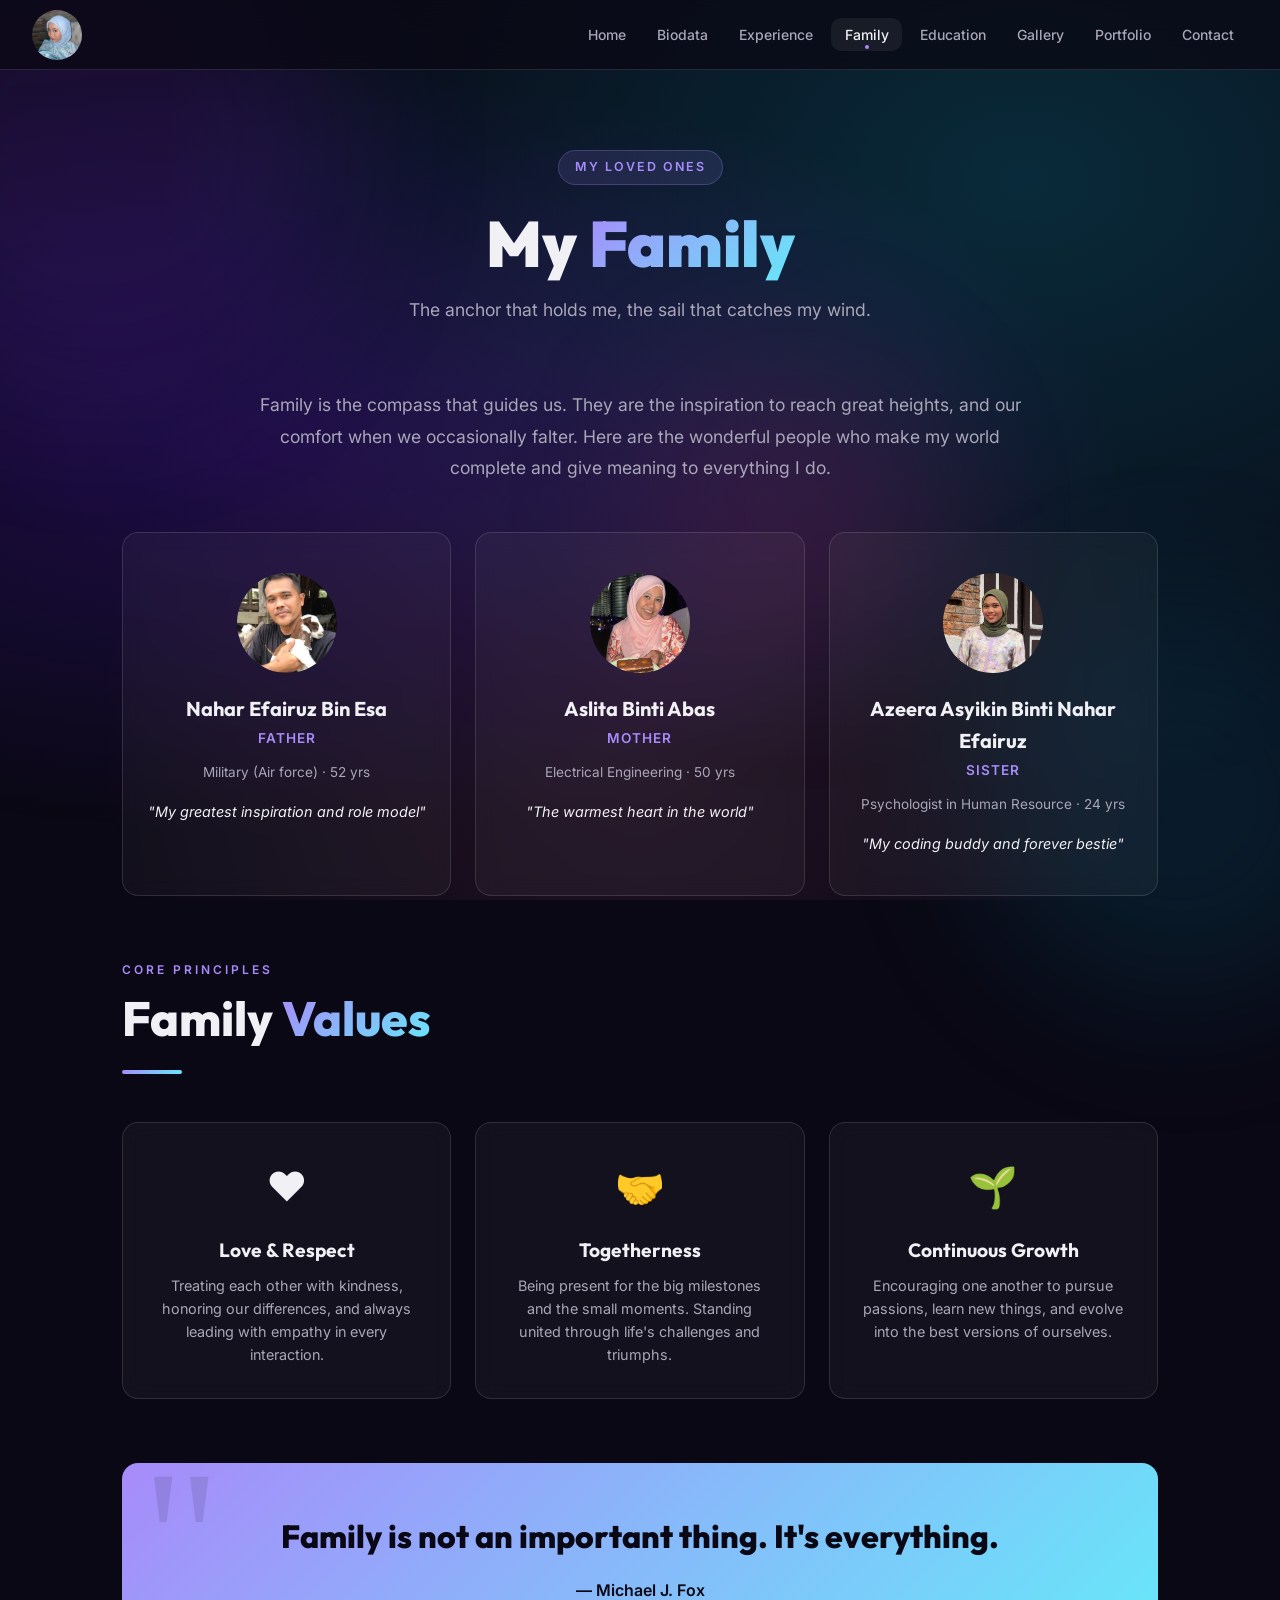
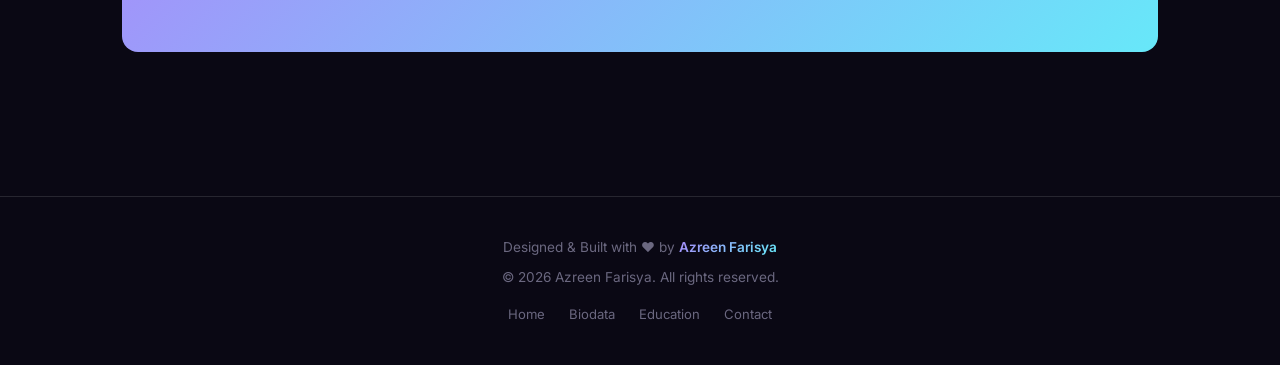
<file: family.html>
<!DOCTYPE html>
<html lang="en">
<head>
  <meta charset="UTF-8" />
  <meta name="viewport" content="width=device-width, initial-scale=1.0" />
  <meta name="description" content="Azreen Farisya's family and loved ones." />
  <title>Family — Azreen Farisya</title>
  <link rel="stylesheet" href="styles/main.css" />
  <style>
    .family-intro {
      text-align: center;
      max-width: 800px;
      margin: 0 auto 3rem;
      font-size: 1.1rem;
      color: var(--text-secondary);
      line-height: 1.8;
    }
    .family-card {
      text-align: center;
      padding: 2.5rem 1.5rem;
    }
    .family-avatar {
      width: 100px; height: 100px;
      border-radius: 50%;
      margin: 0 auto 1.25rem;
      display: flex; align-items: center; justify-content: center;
      font-family: var(--font-heading);
      font-size: 2rem; font-weight: 800; color: #fff;
      position: relative;
      overflow: hidden;
    }
    .family-avatar img {
      width: 100%;
      height: 100%;
      object-fit: cover;  /* crops the image perfectly without distortion */
      display: block;
    }
    .family-name { font-family: var(--font-heading); font-size: 1.25rem; font-weight: 700; margin-bottom: 0.2rem; }
    .family-role { font-size: 0.85rem; color: var(--accent-purple); font-weight: 600; margin-bottom: 0.75rem; text-transform: uppercase; letter-spacing: 1px; }
    .family-details { font-size: 0.85rem; color: var(--text-secondary); margin-bottom: 1rem; }
    .family-quote { font-style: italic; font-size: 0.9rem; color: var(--text-primary); }
    .family-quote::before { content: '"'; }
    .family-quote::after { content: '"'; }

    .value-card { text-align: center; padding: 2rem; }
    .value-icon { font-size: 2.5rem; margin-bottom: 1rem; }
    .value-title { font-family: var(--font-heading); font-size: 1.2rem; font-weight: 700; margin-bottom: 0.5rem; }
    .value-desc { font-size: 0.9rem; color: var(--text-secondary); line-height: 1.6; }

    .quote-banner {
      background: var(--grad-main);
      border-radius: var(--radius);
      padding: 3rem 2rem;
      text-align: center;
      color: #0a0814;
      margin: 4rem 0;
      position: relative;
      overflow: hidden;
    }
    .quote-banner::before {
      content: '"';
      position: absolute;
      top: -20px; left: 20px;
      font-family: serif;
      font-size: 12rem;
      color: rgba(0,0,0,0.1);
      line-height: 1;
    }
    .quote-text { font-family: var(--font-heading); font-size: clamp(1.5rem, 3vw, 2rem); font-weight: 800; margin-bottom: 1rem; position: relative; z-index: 1; }
    .quote-author { font-size: 1rem; font-weight: 600; position: relative; z-index: 1; }

    .fun-facts-grid { display: grid; grid-template-columns: repeat(3, 1fr); gap: 1.5rem; }
    .fact-card { text-align: center; padding: 2rem; background: var(--bg-card); border-radius: var(--radius); border: 1px solid var(--glass-border); }
    .fact-num { font-family: var(--font-heading); font-size: 2.5rem; font-weight: 900; color: var(--accent-cyan); margin-bottom: 0.5rem; }
    .fact-label { font-size: 0.9rem; font-weight: 500; }
    @media(max-width:768px){.fun-facts-grid{grid-template-columns: 1fr;}}

    .nav-logo {
        font-family: var(--font-heading);
        font-size: 1.5rem;
        font-weight: 800;
        background: var(--grad-main);
        -webkit-background-clip: text;
        -webkit-text-fill-color: transparent;
        background-clip: text;
        letter-spacing: -0.5px;
        cursor: pointer;
        transition: opacity var(--trans-fast);
    }
    .nav-logo:hover {
        opacity: 0.85;
    }

    .nav-logo img {
        width: 50px;           /* adjust to your preferred size */
        height: 50px;          /* must equal width for a perfect circle */
        border-radius: 50%;    /* makes it round */
        object-fit: cover;     /* ensures the image fills the circle without distortion */
        display: block;        /* removes extra inline spacing */
    }
  </style>
</head>
<body>
  <div class="orb orb-1"></div>
  <div class="orb orb-2"></div>
  <div class="orb orb-3"></div>

  <nav class="navbar">
    <a href="index.html" class="nav-logo">
        <img src="Image/Logo.jpeg" alt="Home" />
    </a>
    <ul class="nav-links" id="nav-links">
      <li><a class="nav-link" href="index.html">Home</a></li>
      <li><a class="nav-link" href="biodata.html">Biodata</a></li>
      <li><a class="nav-link" href="experience.html">Experience</a></li>
      <li><a class="nav-link active" href="family.html">Family</a></li>
      <li><a class="nav-link" href="education.html">Education</a></li>
      <li><a class="nav-link" href="gallery.html">Gallery</a></li>
      <li><a class="nav-link" href="portfolio.html">Portfolio</a></li>
      <li><a class="nav-link" href="contact.html">Contact</a></li>
    </ul>
    <button class="nav-toggle" id="nav-toggle"><span></span><span></span><span></span></button>
  </nav>

  <div class="page-wrap">
    <div class="page-hero">
      <div class="page-hero-tag">My Loved Ones</div>
      <h1>My <span class="text-gradient">Family</span></h1>
      <p>The anchor that holds me, the sail that catches my wind.</p>
    </div>

    <div class="section" style="padding-top:1rem">
      <p class="family-intro fade-up">Family is the compass that guides us. They are the inspiration to reach great heights, and our comfort when we occasionally falter. Here are the wonderful people who make my world complete and give meaning to everything I do.</p>

      <div class="grid-3">
        <!-- Father -->
        <div class="card family-card fade-up">
          <div class="card-inner">
            <div class="family-avatar" style="background:linear-gradient(135deg, #f59e0b, #d97706)">
              <img src="Image/father.jpeg" alt="Nahar Efairuz Bin Esa" />
            </div>
            <div class="family-name">Nahar Efairuz Bin Esa</div>
            <div class="family-role">Father</div>
            <div class="family-details">Military (Air force) · 52 yrs</div>
            <p class="family-quote">My greatest inspiration and role model</p>
          </div>
        </div>
        <!-- Mother -->
        <div class="card family-card fade-up">
          <div class="card-inner">
            <div class="family-avatar" style="background:linear-gradient(135deg, #ec4899, #be185d)">
              <img src="Image/mother.jpeg" alt="Aslita Binti Abas" />
            </div>
            <div class="family-name">Aslita Binti Abas</div>
            <div class="family-role">Mother</div>
            <div class="family-details">Electrical Engineering · 50 yrs</div>
            <p class="family-quote">The warmest heart in the world</p>
          </div>
        </div>
        <!-- Sister -->
        <div class="card family-card fade-up">
          <div class="card-inner">
            <div class="family-avatar" style="background:linear-gradient(135deg, #10b981, #047857)">
              <img src="Image/sister.jpeg" alt="Azeera Asyikin Binti Nahar Efairuz" />
            </div>
            <div class="family-name">Azeera Asyikin Binti Nahar Efairuz</div>
            <div class="family-role">Sister</div>
            <div class="family-details">Psychologist in Human Resource · 24 yrs</div>
            <p class="family-quote">My coding buddy and forever bestie</p>
          </div>
        </div>
      </div>

      <!-- Family Values -->
      <p class="section-tag" style="margin-top:4rem">Core Principles</p>
      <h2 class="section-title">Family <span>Values</span></h2>
      <div class="section-divider"></div>
      <div class="grid-3">
        <div class="card value-card fade-up">
          <div class="card-inner">
            <div class="value-icon">❤️</div>
            <h3 class="value-title">Love &amp; Respect</h3>
            <p class="value-desc">Treating each other with kindness, honoring our differences, and always leading with empathy in every interaction.</p>
          </div>
        </div>
        <div class="card value-card fade-up">
          <div class="card-inner">
            <div class="value-icon">🤝</div>
            <h3 class="value-title">Togetherness</h3>
            <p class="value-desc">Being present for the big milestones and the small moments. Standing united through life's challenges and triumphs.</p>
          </div>
        </div>
        <div class="card value-card fade-up">
          <div class="card-inner">
            <div class="value-icon">🌱</div>
            <h3 class="value-title">Continuous Growth</h3>
            <p class="value-desc">Encouraging one another to pursue passions, learn new things, and evolve into the best versions of ourselves.</p>
          </div>
        </div>
      </div>

      <!-- Quote -->
      <div class="quote-banner fade-up">
        <p class="quote-text">Family is not an important thing. It's everything.</p>
        <p class="quote-author">— Michael J. Fox</p>
      </div>

    </div>

    <footer class="footer">
      <p>Designed &amp; Built with ❤️ by <span>Azreen Farisya</span></p>
      <p style="margin-top:0.5rem">© 2026 Azreen Farisya. All rights reserved.</p>
      <div class="footer-links">
        <a href="index.html">Home</a><a href="biodata.html">Biodata</a><a href="education.html">Education</a><a href="contact.html">Contact</a>
      </div>
    </footer>
  </div>

  <div id="toast-container"></div>
  <script src="scripts/main.js"></script>
  <script>
    setTimeout(() => Toast.show({type:'welcome', title:'Family ❤️', message:'Meet the wonderful people in my life.'}), 800);
  </script>

  <script>
        // Fallback to reveal fade-up elements without external main.js
        document.addEventListener('DOMContentLoaded', function() {
            const fadeElements = document.querySelectorAll('.fade-up');

            // If IntersectionObserver is supported, use it
            if ('IntersectionObserver' in window) {
                const observer = new IntersectionObserver((entries) => {
                    entries.forEach(entry => {
                        if (entry.isIntersecting) {
                            entry.target.classList.add('visible');
                        }
                    });
                }, { threshold: 0.15 });

                fadeElements.forEach(el => observer.observe(el));
            } else {
                // Fallback: just show everything immediately
                fadeElements.forEach(el => el.classList.add('visible'));
            }
        });
    </script>
</body>
</html>
</file>
<file: styles/main.css>
/* ============================================================
   PERSONAL WEBSITE — GLOBAL DESIGN SYSTEM
   main.css
   ============================================================ */

/* ── Google Fonts ── */
@import url('https://fonts.googleapis.com/css2?family=Outfit:wght@300;400;500;600;700;800;900&family=Inter:wght@300;400;500;600&display=swap');

/* ── CSS Custom Properties ── */
:root {
  /* Color Palette */
  --bg-primary:     #0a0814;
  --bg-secondary:   #120f24;
  --bg-card:        rgba(255,255,255,0.04);
  --bg-card-hover:  rgba(255,255,255,0.08);
  --glass:          rgba(255,255,255,0.06);
  --glass-border:   rgba(255,255,255,0.12);

  /* Accent Colors */
  --accent-purple:  #a78bfa;
  --accent-cyan:    #67e8f9;
  --accent-pink:    #f472b6;
  --accent-amber:   #fbbf24;
  --accent-green:   #34d399;

  /* Gradient */
  --grad-main:  linear-gradient(135deg, #a78bfa 0%, #67e8f9 100%);
  --grad-card:  linear-gradient(135deg, rgba(167,139,250,0.15) 0%, rgba(103,232,249,0.08) 100%);
  --grad-bg:    radial-gradient(ellipse at 20% 50%, rgba(88,28,220,0.25) 0%, transparent 60%),
                radial-gradient(ellipse at 80% 20%, rgba(6,182,212,0.2) 0%, transparent 60%),
                radial-gradient(ellipse at 50% 80%, rgba(244,114,182,0.1) 0%, transparent 60%);

  /* Text */
  --text-primary:   #f1f0f5;
  --text-secondary: #a8a6b8;
  --text-muted:     #6b6880;

  /* Typography */
  --font-heading: 'Outfit', sans-serif;
  --font-body:    'Inter', sans-serif;

  /* Spacing */
  --nav-h: 70px;

  /* Effects */
  --shadow-glow: 0 0 40px rgba(167,139,250,0.25);
  --shadow-card: 0 8px 32px rgba(0,0,0,0.4);
  --blur:        blur(20px);
  --radius:      16px;
  --radius-sm:   10px;
  --radius-pill: 999px;

  /* Transitions */
  --trans: 0.3s cubic-bezier(0.4,0,0.2,1);
  --trans-fast: 0.15s ease;
  --trans-slow: 0.6s cubic-bezier(0.4,0,0.2,1);
}

/* ── Reset & Base ── */
*, *::before, *::after { box-sizing: border-box; margin: 0; padding: 0; }

html { scroll-behavior: smooth; font-size: 16px; }

body {
  font-family: var(--font-body);
  background-color: var(--bg-primary);
  color: var(--text-primary);
  min-height: 100vh;
  line-height: 1.6;
  overflow-x: hidden;
}

body::before {
  content: '';
  position: fixed;
  inset: 0;
  background: var(--grad-bg);
  pointer-events: none;
  z-index: 0;
}

img { max-width: 100%; display: block; }
a  { color: inherit; text-decoration: none; }
ul { list-style: none; }

/* ── Scrollbar ── */
::-webkit-scrollbar { width: 6px; }
::-webkit-scrollbar-track { background: var(--bg-primary); }
::-webkit-scrollbar-thumb { background: rgba(167,139,250,0.4); border-radius: 3px; }
::-webkit-scrollbar-thumb:hover { background: var(--accent-purple); }

/* ============================================================
   NAVIGATION BAR
   ============================================================ */

.navbar {
  position: fixed;
  top: 0;
  left: 0;
  right: 0;
  height: var(--nav-h);
  z-index: 1000;
  display: flex;
  align-items: center;
  justify-content: space-between;
  padding: 0 2rem;
  background: rgba(10,8,20,0.75);
  backdrop-filter: var(--blur);
  -webkit-backdrop-filter: var(--blur);
  border-bottom: 1px solid var(--glass-border);
  transition: background var(--trans);
}

.navbar.scrolled {
  background: rgba(10,8,20,0.95);
  box-shadow: 0 4px 30px rgba(0,0,0,0.5);
}

.nav-logo {
  font-family: var(--font-heading);
  font-size: 1.5rem;
  font-weight: 800;
  background: var(--grad-main);
  -webkit-background-clip: text;
  -webkit-text-fill-color: transparent;
  background-clip: text;
  letter-spacing: -0.5px;
  cursor: pointer;
  transition: opacity var(--trans-fast);
}
.nav-logo:hover { opacity: 0.85; }

.nav-links {
  display: flex;
  align-items: center;
  gap: 0.25rem;
}

.nav-link {
  font-family: var(--font-body);
  font-size: 0.875rem;
  font-weight: 500;
  color: var(--text-secondary);
  padding: 0.5rem 0.85rem;
  border-radius: var(--radius-sm);
  transition: color var(--trans-fast), background var(--trans-fast);
  position: relative;
}
.nav-link:hover,
.nav-link.active {
  color: var(--text-primary);
  background: var(--glass);
}
.nav-link.active::after {
  content: '';
  position: absolute;
  bottom: 2px;
  left: 50%;
  transform: translateX(-50%);
  width: 4px;
  height: 4px;
  border-radius: 50%;
  background: var(--accent-purple);
}

/* Hamburger */
.nav-toggle {
  display: none;
  flex-direction: column;
  gap: 5px;
  cursor: pointer;
  padding: 4px;
  border: none;
  background: transparent;
}
.nav-toggle span {
  display: block;
  width: 24px;
  height: 2px;
  background: var(--text-primary);
  border-radius: 2px;
  transition: transform var(--trans), opacity var(--trans);
}
.nav-toggle.open span:nth-child(1) { transform: translateY(7px) rotate(45deg); }
.nav-toggle.open span:nth-child(2) { opacity: 0; }
.nav-toggle.open span:nth-child(3) { transform: translateY(-7px) rotate(-45deg); }

/* ── Mobile nav ── */
@media (max-width: 768px) {
  .nav-toggle { display: flex; }
  .nav-links {
    position: fixed;
    top: var(--nav-h);
    left: 0;
    right: 0;
    background: rgba(10,8,20,0.97);
    backdrop-filter: var(--blur);
    flex-direction: column;
    padding: 1.5rem;
    gap: 0.5rem;
    transform: translateY(-110%);
    transition: transform var(--trans);
    border-bottom: 1px solid var(--glass-border);
  }
  .nav-links.open { transform: translateY(0); }
  .nav-link { width: 100%; text-align: center; padding: 0.75rem; }
}

/* ============================================================
   PAGE WRAPPER
   ============================================================ */

.page-wrap {
  position: relative;
  z-index: 1;
  padding-top: var(--nav-h);
  min-height: 100vh;
}

/* ============================================================
   SECTION BASE
   ============================================================ */

.section {
  padding: 5rem 2rem;
  max-width: 1100px;
  margin: 0 auto;
}

.section-tag {
  font-size: 0.75rem;
  font-weight: 600;
  text-transform: uppercase;
  letter-spacing: 3px;
  color: var(--accent-purple);
  margin-bottom: 0.75rem;
}

.section-title {
  font-family: var(--font-heading);
  font-size: clamp(2rem, 4vw, 3rem);
  font-weight: 800;
  line-height: 1.15;
  margin-bottom: 1rem;
  color: var(--text-primary);
}

.section-title span {
  background: var(--grad-main);
  -webkit-background-clip: text;
  -webkit-text-fill-color: transparent;
  background-clip: text;
}

.section-subtitle {
  font-size: 1.05rem;
  color: var(--text-secondary);
  max-width: 600px;
  line-height: 1.7;
}

.section-divider {
  width: 60px;
  height: 4px;
  border-radius: 2px;
  background: var(--grad-main);
  margin: 1.5rem 0 3rem;
}

/* ============================================================
   CARDS
   ============================================================ */

.card {
  background: var(--bg-card);
  border: 1px solid var(--glass-border);
  border-radius: var(--radius);
  padding: 1.75rem;
  transition: background var(--trans), transform var(--trans), box-shadow var(--trans);
  backdrop-filter: blur(10px);
  position: relative;
  overflow: hidden;
}

.card::before {
  content: '';
  position: absolute;
  inset: 0;
  background: var(--grad-card);
  opacity: 0;
  transition: opacity var(--trans);
  border-radius: var(--radius);
}

.card:hover {
  background: var(--bg-card-hover);
  transform: translateY(-4px);
  box-shadow: var(--shadow-card), 0 0 30px rgba(167,139,250,0.15);
}
.card:hover::before { opacity: 1; }

.card-inner { position: relative; z-index: 1; }

/* ============================================================
   BUTTONS
   ============================================================ */

.btn {
  display: inline-flex;
  align-items: center;
  gap: 0.5rem;
  padding: 0.75rem 1.75rem;
  border-radius: var(--radius-pill);
  font-family: var(--font-body);
  font-size: 0.9rem;
  font-weight: 600;
  cursor: pointer;
  transition: all var(--trans);
  border: none;
  text-decoration: none;
}

.btn-primary {
  background: var(--grad-main);
  color: #0a0814;
}
.btn-primary:hover {
  box-shadow: 0 0 25px rgba(167,139,250,0.6);
  transform: translateY(-2px);
}

.btn-outline {
  background: transparent;
  color: var(--text-primary);
  border: 1px solid var(--glass-border);
}
.btn-outline:hover {
  background: var(--glass);
  border-color: var(--accent-purple);
  box-shadow: 0 0 20px rgba(167,139,250,0.2);
  transform: translateY(-2px);
}

/* ============================================================
   BADGE / PILL TAGS
   ============================================================ */

.badge {
  display: inline-flex;
  align-items: center;
  gap: 0.4rem;
  padding: 0.35rem 0.85rem;
  border-radius: var(--radius-pill);
  font-size: 0.78rem;
  font-weight: 600;
  background: rgba(167,139,250,0.15);
  color: var(--accent-purple);
  border: 1px solid rgba(167,139,250,0.25);
}
.badge.cyan  { background: rgba(103,232,249,0.12); color: var(--accent-cyan);  border-color: rgba(103,232,249,0.25); }
.badge.pink  { background: rgba(244,114,182,0.12); color: var(--accent-pink);  border-color: rgba(244,114,182,0.25); }
.badge.amber { background: rgba(251,191,36,0.12);  color: var(--accent-amber); border-color: rgba(251,191,36,0.25); }
.badge.green { background: rgba(52,211,153,0.12);  color: var(--accent-green); border-color: rgba(52,211,153,0.25); }

/* ============================================================
   TOAST NOTIFICATIONS
   ============================================================ */

#toast-container {
  position: fixed;
  bottom: 1.5rem;
  right: 1.5rem;
  z-index: 9999;
  display: flex;
  flex-direction: column;
  gap: 0.75rem;
  pointer-events: none;
}

.toast {
  display: flex;
  align-items: flex-start;
  gap: 0.85rem;
  background: rgba(18,15,36,0.95);
  border: 1px solid var(--glass-border);
  border-radius: var(--radius);
  padding: 1rem 1.25rem;
  min-width: 300px;
  max-width: 380px;
  backdrop-filter: blur(20px);
  box-shadow: 0 8px 32px rgba(0,0,0,0.5), 0 0 0 1px rgba(255,255,255,0.05);
  pointer-events: all;
  animation: toastIn 0.4s cubic-bezier(0.4,0,0.2,1) forwards;
  position: relative;
  overflow: hidden;
}

.toast.hide {
  animation: toastOut 0.35s cubic-bezier(0.4,0,0.2,1) forwards;
}

.toast::before {
  content: '';
  position: absolute;
  left: 0;
  top: 0;
  bottom: 0;
  width: 3px;
  border-radius: 2px 0 0 2px;
}
.toast.success::before { background: var(--accent-green); }
.toast.info::before    { background: var(--accent-cyan); }
.toast.warning::before { background: var(--accent-amber); }
.toast.error::before   { background: var(--accent-pink); }
.toast.welcome::before { background: var(--accent-purple); }

.toast-icon {
  font-size: 1.25rem;
  flex-shrink: 0;
  margin-top: 0.1rem;
}

.toast-body { flex: 1; }
.toast-title {
  font-family: var(--font-heading);
  font-size: 0.9rem;
  font-weight: 700;
  color: var(--text-primary);
  margin-bottom: 0.2rem;
}
.toast-msg {
  font-size: 0.8rem;
  color: var(--text-secondary);
  line-height: 1.5;
}

.toast-close {
  background: transparent;
  border: none;
  color: var(--text-muted);
  cursor: pointer;
  font-size: 1rem;
  line-height: 1;
  padding: 0;
  transition: color var(--trans-fast);
  flex-shrink: 0;
}
.toast-close:hover { color: var(--text-primary); }

.toast-progress {
  position: absolute;
  bottom: 0;
  left: 0;
  height: 2px;
  background: var(--grad-main);
  border-radius: 0 0 var(--radius) var(--radius);
  animation: toastProgress linear forwards;
}

@keyframes toastIn {
  from { opacity: 0; transform: translateX(100%); }
  to   { opacity: 1; transform: translateX(0); }
}
@keyframes toastOut {
  from { opacity: 1; transform: translateX(0); }
  to   { opacity: 0; transform: translateX(110%); }
}
@keyframes toastProgress {
  from { width: 100%; }
  to   { width: 0%; }
}

/* ============================================================
   SKILL BARS
   ============================================================ */

.skill-item { margin-bottom: 1.25rem; }
.skill-header {
  display: flex;
  justify-content: space-between;
  margin-bottom: 0.5rem;
  font-size: 0.875rem;
  font-weight: 500;
}
.skill-bar {
  height: 6px;
  border-radius: 3px;
  background: rgba(255,255,255,0.08);
  overflow: hidden;
}
.skill-fill {
  height: 100%;
  border-radius: 3px;
  background: var(--grad-main);
  width: 0;
  transition: width 1.2s cubic-bezier(0.4,0,0.2,1);
}

/* ============================================================
   TIMELINE
   ============================================================ */

.timeline {
  position: relative;
  padding-left: 2.5rem;
}
.timeline::before {
  content: '';
  position: absolute;
  left: 0.5rem;
  top: 0.5rem;
  bottom: 0;
  width: 2px;
  background: linear-gradient(to bottom, var(--accent-purple), transparent);
  border-radius: 1px;
}

.timeline-item {
  position: relative;
  margin-bottom: 2.5rem;
}
.timeline-item::before {
  content: '';
  position: absolute;
  left: -2.05rem;
  top: 0.35rem;
  width: 12px;
  height: 12px;
  border-radius: 50%;
  background: var(--accent-purple);
  box-shadow: 0 0 12px rgba(167,139,250,0.6);
  border: 2px solid var(--bg-primary);
}
.timeline-date {
  font-size: 0.78rem;
  font-weight: 600;
  color: var(--accent-cyan);
  text-transform: uppercase;
  letter-spacing: 1px;
  margin-bottom: 0.5rem;
}
.timeline-title {
  font-family: var(--font-heading);
  font-size: 1.1rem;
  font-weight: 700;
  margin-bottom: 0.3rem;
}
.timeline-sub {
  font-size: 0.875rem;
  color: var(--accent-purple);
  margin-bottom: 0.75rem;
}
.timeline-desc {
  font-size: 0.875rem;
  color: var(--text-secondary);
  line-height: 1.7;
}

/* ============================================================
   GRID UTILITIES
   ============================================================ */

.grid-2 { display: grid; grid-template-columns: repeat(2, 1fr); gap: 1.5rem; }
.grid-3 { display: grid; grid-template-columns: repeat(3, 1fr); gap: 1.5rem; }
.grid-4 { display: grid; grid-template-columns: repeat(4, 1fr); gap: 1.5rem; }

@media (max-width: 900px) {
  .grid-3 { grid-template-columns: repeat(2, 1fr); }
  .grid-4 { grid-template-columns: repeat(2, 1fr); }
}
@media (max-width: 600px) {
  .grid-2, .grid-3, .grid-4 { grid-template-columns: 1fr; }
}

/* ============================================================
   FOOTER
   ============================================================ */

.footer {
  position: relative;
  z-index: 1;
  text-align: center;
  padding: 2.5rem 2rem;
  border-top: 1px solid var(--glass-border);
  background: rgba(10,8,20,0.5);
}
.footer p {
  font-size: 0.85rem;
  color: var(--text-muted);
}
.footer span {
  background: var(--grad-main);
  -webkit-background-clip: text;
  -webkit-text-fill-color: transparent;
  background-clip: text;
  font-weight: 600;
}
.footer-links {
  display: flex;
  justify-content: center;
  gap: 1.5rem;
  margin-top: 1rem;
}
.footer-links a {
  font-size: 0.82rem;
  color: var(--text-muted);
  transition: color var(--trans-fast);
}
.footer-links a:hover { color: var(--accent-purple); }

/* ============================================================
   AVATAR / PROFILE
   ============================================================ */

.avatar-ring {
  position: relative;
  display: inline-block;
}
.avatar-ring::before {
  content: '';
  position: absolute;
  inset: -4px;
  border-radius: 50%;
  background: var(--grad-main);
  z-index: -1;
  animation: spin 8s linear infinite;
}
.avatar-ring::after {
  content: '';
  position: absolute;
  inset: -8px;
  border-radius: 50%;
  background: var(--grad-main);
  opacity: 0.2;
  z-index: -2;
  filter: blur(8px);
}

@keyframes spin {
  from { transform: rotate(0deg); }
  to   { transform: rotate(360deg); }
}

.avatar {
  width: 180px;
  height: 180px;
  border-radius: 50%;
  object-fit: cover;
  border: 4px solid var(--bg-primary);
}

/* ============================================================
   MISC UTILITIES
   ============================================================ */

.text-gradient {
  background: var(--grad-main);
  -webkit-background-clip: text;
  -webkit-text-fill-color: transparent;
  background-clip: text;
}
.flex  { display: flex; }
.items-center { align-items: center; }
.gap-1 { gap: 0.5rem; }
.gap-2 { gap: 1rem; }
.gap-3 { gap: 1.5rem; }
.mt-1  { margin-top: 0.5rem; }
.mt-2  { margin-top: 1rem; }
.mt-3  { margin-top: 1.5rem; }
.mb-1  { margin-bottom: 0.5rem; }
.mb-2  { margin-bottom: 1rem; }

/* Fade in on scroll */
.fade-up {
  opacity: 0;
  transform: translateY(30px);
  transition: opacity 0.7s ease, transform 0.7s ease;
}
.fade-up.visible {
  opacity: 1;
  transform: translateY(0);
}

/* ── Floating orbs in background ── */
.orb {
  position: fixed;
  border-radius: 50%;
  filter: blur(80px);
  opacity: 0.15;
  pointer-events: none;
  z-index: 0;
  animation: float 12s ease-in-out infinite;
}
.orb-1 { width: 500px; height: 500px; background: #7c3aed; top: -100px; left: -150px; }
.orb-2 { width: 400px; height: 400px; background: #0891b2; bottom: -100px; right: -100px; animation-delay: -6s; }
.orb-3 { width: 300px; height: 300px; background: #be185d; top: 40%; left: 50%; animation-delay: -3s; }

@keyframes float {
  0%,100% { transform: translateY(0) scale(1); }
  50%      { transform: translateY(-30px) scale(1.05); }
}

/* ============================================================
   PAGE HERO
   ============================================================ */

.page-hero {
  text-align: center;
  padding: 5rem 2rem 3rem;
  position: relative;
  z-index: 1;
}
.page-hero-tag {
  display: inline-flex;
  align-items: center;
  gap: 0.5rem;
  padding: 0.4rem 1rem;
  border-radius: var(--radius-pill);
  background: rgba(167,139,250,0.12);
  border: 1px solid rgba(167,139,250,0.25);
  font-size: 0.78rem;
  font-weight: 600;
  color: var(--accent-purple);
  text-transform: uppercase;
  letter-spacing: 2px;
  margin-bottom: 1.5rem;
}
.page-hero h1 {
  font-family: var(--font-heading);
  font-size: clamp(2.5rem, 6vw, 4rem);
  font-weight: 900;
  line-height: 1.1;
  margin-bottom: 1rem;
}
.page-hero p {
  font-size: 1.1rem;
  color: var(--text-secondary);
  max-width: 550px;
  margin: 0 auto;
  line-height: 1.7;
}
</file>
